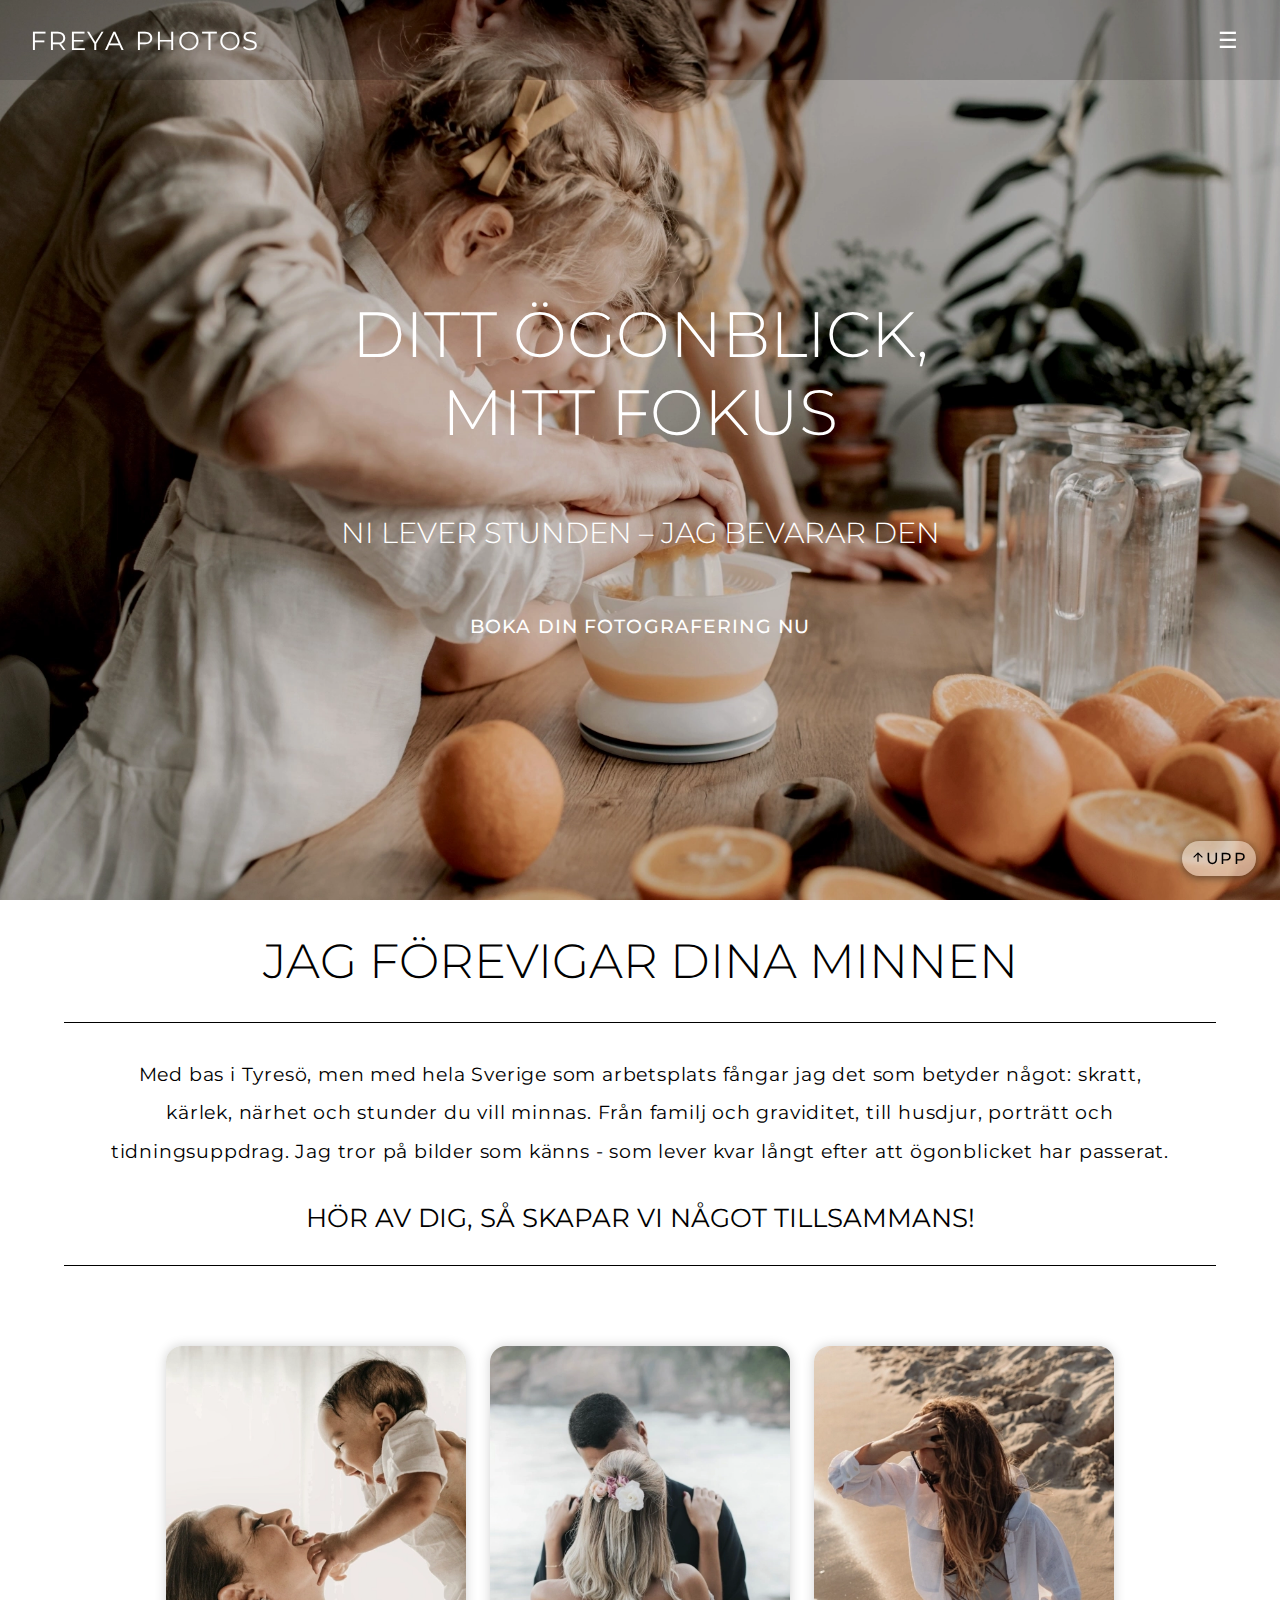
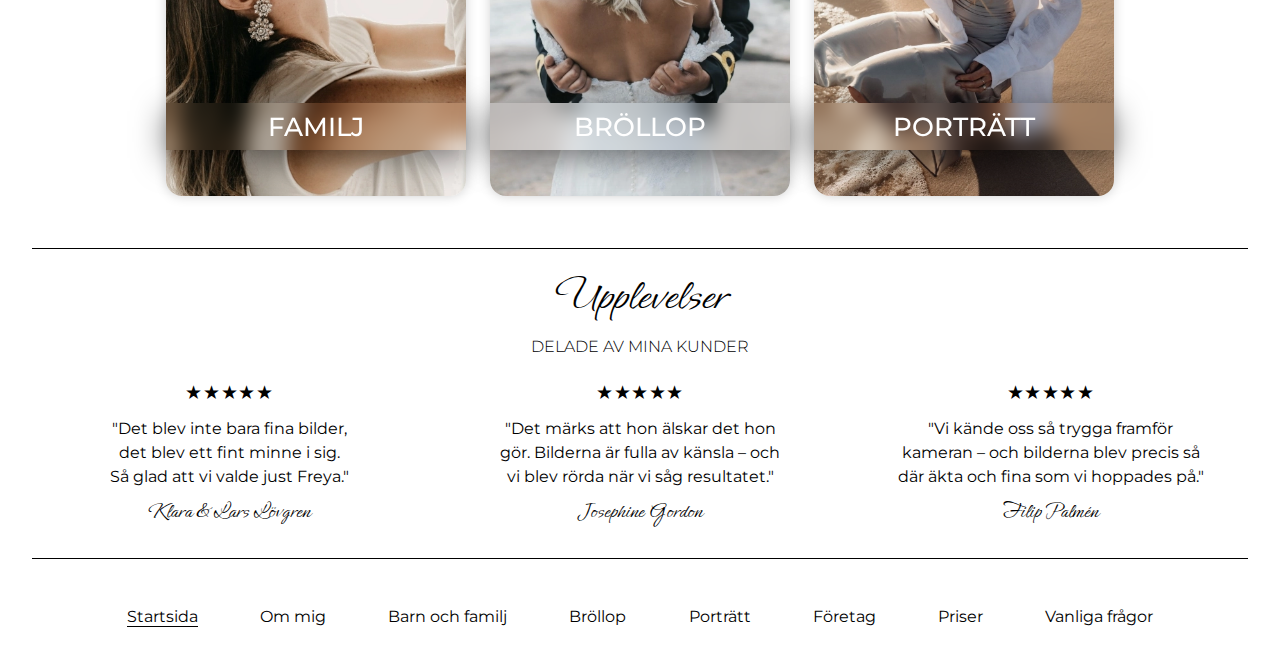
<file: index.html>
<!DOCTYPE html>
<html lang="sv">
  <head>
    <meta charset="UTF-8">
    <meta name="viewport" content="width=device-width, initial-scale=1.0">
    <!--TITEL-->
    <title>Freya Photos - Ditt ögonblick, mitt fokus - Fotograf i Stockholm</title>
    <!--SEO BESKRIVNING-->
    <meta name="description" content="Jag utgår från Stockholm och älskar att berätta historier genom bilder och skapar minnesvära och känslosamma bilder. Låt mig skapa minnen som varar för alltid. Välkommen att utforska och boka en fotografering idag.">
   <!--CSS-->
    <link href="style.css" type="text/css" rel="stylesheet">
    <!--FONTS OCH SYMBOLER-->
    <link rel="preconnect" href="https://fonts.googleapis.com">
    <link rel="preconnect" href="https://fonts.gstatic.com" crossorigin>
    <link href="https://fonts.googleapis.com/css2?family=Ephesis&family=Montserrat:ital,wght@0,100..900;1,100..900&display=swap" rel="stylesheet">
    <link href="https://fonts.googleapis.com/css2?family=Material+Symbols+Outlined" rel="stylesheet">
  </head>
  
<body class="index">

  <!--HOPPA TILL INNEHÅLL KNAPP/LÄNK-->
  <a href="#main-content" class="skip-link">Hoppa till innehåll</a>

<!-- HEADER START-->
<header>
  <!--LOGGA-->
  <div class="logo-text">
    <!--LÄNK TILL STARTSIDA-->
    <a href="index.html" aria-label="Freya Photos startsida">Freya Photos</a>
  </div>
<!-- HAMBURGERMENY-->
<input type="checkbox" id="menu-toggle" class="menu-checkbox">

<!-- ÖPPNA / STÄNG KNAPPAR -->   
  <label for="menu-toggle" class="menu-toggle" aria-label="Öppna meny" tabindex="0">
    <span class="menu-open" aria-hidden="true">☰</span>
    <span class="menu-close" aria-hidden="true">✖</span>
  </label>

<!-- NAVBAR START -->
<nav class="navbar" aria-label="Huvudmeny">
<a href="index.html" class="active">Startsida</a>
<a href="om-mig.html">Om mig</a>

<!-- SUBNAV 1 -->
<div class="subnav">
<button class="subnavbtn" aria-haspopup="true" aria-expanded="false" aria-controls="submenu-foto" tabindex="0">
  Fotograferingar
  <span class="material-symbols-outlined dropdown" aria-hidden="true">arrow_drop_down</span>
</button>
<div class="subnav-content" id="submenu-foto">
  <ul>
    <li><a href="barn-och-familj.html">Barn och familj</a></li>
    <li><a href="brollop.html">Bröllop</a></li>
    <li><a href="portratt.html">Porträtt</a></li>
    <li><a href="foretag.html">Företag</a></li>
  </ul>
</div>
</div>

<!-- SUBNAV 2 -->
  <div class="subnav">
    <button class="subnavbtn" aria-haspopup="true" aria-expanded="false" aria-controls="submenu-info" tabindex="0">
      Info
      <span class="material-symbols-outlined dropdown" aria-hidden="true">arrow_drop_down</span>
    </button>
    <div class="subnav-content" id="submenu-info">
      <ul>
        <li><a href="priser.html">Priser</a></li>
        <li><a href="vanliga-fragor.html">Vanliga frågor</a></li>
      </ul>
    </div>
  </div>
<!-- NAVBAR -->
  <a href="kontakt-boka.html">Kontakt | Boka</a>
</nav>
<!-- NAV SLUT -->

 <!--BACKGROUND OVERLAY -->
<div class="background-overlay background-overlay-index" aria-hidden="true"></div>

</header>
<!-- HEADER SLLUT -->

<!-- TOP ANKARE -->
<div id="top"></div>

<!-- HERO -->
<div class="index-hero">
  <!--RUBRIK/SLOGAN-->
  <h1 tabindex="0">Ditt ögonblick,
    <!--RADBRYTNING-->
    <br/> mitt fokus</h1>
  <!--UNDERRUBRIK-->
  <h2>Ni lever stunden – jag bevarar den</h2>
  
  <nav class="bokningsknapp" aria-label="Boka fotografering">
    <a href="kontakt-boka.html">Boka din fotografering nu</a>
  </nav>
</div>
<!-- HERO SLUT -->

 <!-- MAIN CONTENT START -->
<main id="main-content">
  <div class="index-tjanster">

  <!-- PRESENTATION -->
  <div class="index-presentation">
    <!--RUBRIK-->
    <h1>Jag förevigar dina minnen</h1>
    <!--SKILJELINJE-->
     <hr>
     <!--TEXT/INFO OM FOTOGRAF-->
    <p>
      Med bas i Tyresö, men med hela Sverige som arbetsplats fångar jag det som betyder något: 
      skratt, kärlek, närhet och stunder du vill minnas.
    Från familj och graviditet, till husdjur, porträtt och tidningsuppdrag.
  Jag tror på bilder som känns - som lever kvar långt efter att ögonblicket har passerat.
    </p>
    <!--CTA KNAPP-->
    <div class="kontakt-boka-knapp">
      <!--LÄNK-->
    <a href="kontakt-boka.html">    
      Hör av dig, så skapar vi något tillsammans!
  </a>
</div>
<hr>
   </div>

  <!-- PRESENTATION AV FOTON -->
    <div class="foto-presentation">
      <!--FOTO 1-->
      <div class="foto-presentation-kort">
        <a href="barn-och-familj.html">
          <img src="media/index-familj.webp" width="667" height="1000" alt="Mamma som lyfter upp barn i luften" class="index-img">
          <!--RUBRIK-->
  <h3>Familj</h3></a>
        </div>
        <!--FOTO 2-->
  <div class="foto-presentation-kort">
    <a href="brollop.html">
      <img src="media/index-brollop.webp" width="667" height="1000" alt="Bröllopspar på en strand" class="index-img">
      <!--RUBRIK-->
  <h3>Bröllop</h3></a>
</div>
<!--FOTO 3-->
    <div class="foto-presentation-kort">
      <a href="portratt.html">
        <img src="media/index-portratt.webp" width="667" height="1000" alt="En kvinna med solglasögon som hukar vid strandkanten" class="index-img">
        <!--RUBRIK-->
  <h3>Porträtt</h3>
</a>
</div>
</div>
<!-- KUNDCITAT -->
<div class="kunder" aria-labelledby="kundberattelser-heading">
  <!--SKILJELINJE-->
  <hr>
  <!--RUBRIK-->
  <h2 id="kundberattelser-heading">Upplevelser</h2>
  <!--UNDERRUBRIK-->
  <h3>Delade av mina kunder</h3>
  <!--CITAT-->
  <div class="kundcitat">
    <!--CITAT 1-->
    <article class="citat1">
      <h4>★★★★★</h4>
      <blockquote>
        <p>"Det blev inte bara fina bilder, det blev ett fint minne i sig. Så glad att vi valde just Freya."</p>
        <div class="kund-id">Klara & Lars Lövgren</div>
      </blockquote>
    </article>
    <!--SKILJELINJE-->
    <hr>
    <!--CITAT 2-->
    <article class="citat2">
      <h4>★★★★★</h4>
      <blockquote>
        <p>"Det märks att hon älskar det hon gör. Bilderna är fulla av känsla – och vi blev rörda när vi såg resultatet."</p>
        <div class="kund-id">Josephine Gordon</div>
      </blockquote>
    </article>
    <hr>
    <!--CITAT 3-->
    <article class="citat3">
      <h4>★★★★★</h4>
      <blockquote>
        <p>"Vi kände oss så trygga framför kameran – och bilderna blev precis så där äkta och fina som vi hoppades på."</p>
        <div class="kund-id">Filip Palmén</div>
      </blockquote>
    </article>
  </div>
  <!--SKILJELINJE-->
  <hr>
</div>
</div>
</main>

<!--FOOTER MED LÄNKAR-->
<div class="footer-lankar">
  <a href="index.html" id="footer-lank-startsida" class="footer-active">Startsida</a>

  <a href="om-mig.html" id="footer-lank-om-mig">Om mig</a>
  
  <a href="barn-och-familj.html" id="footer-lank-barn-och-familj">Barn och familj</a>

  <a href="brollop.html" id="footer-lank-brollop">Bröllop</a>

  <a href="portratt.html" id="footer-lank-portratt">Porträtt</a>

  <a href="foretag.html" id="footer-lank-foretag">Företag</a>

  <a href="priser.html" id="footer-lank-priser">Priser</a>

  <a href="vanliga-fragor.html" id="footer-lank-vanliga-fragor">Vanliga frågor</a>

</div>
  <!-- TILL TOPPEN KNAPP -->
  <a href="#top" class="back-to-top" tabindex="0">
    <span class="material-symbols-outlined">
      arrow_upward
      </span>
      Upp
  </a>
</body>
</html>
</file>
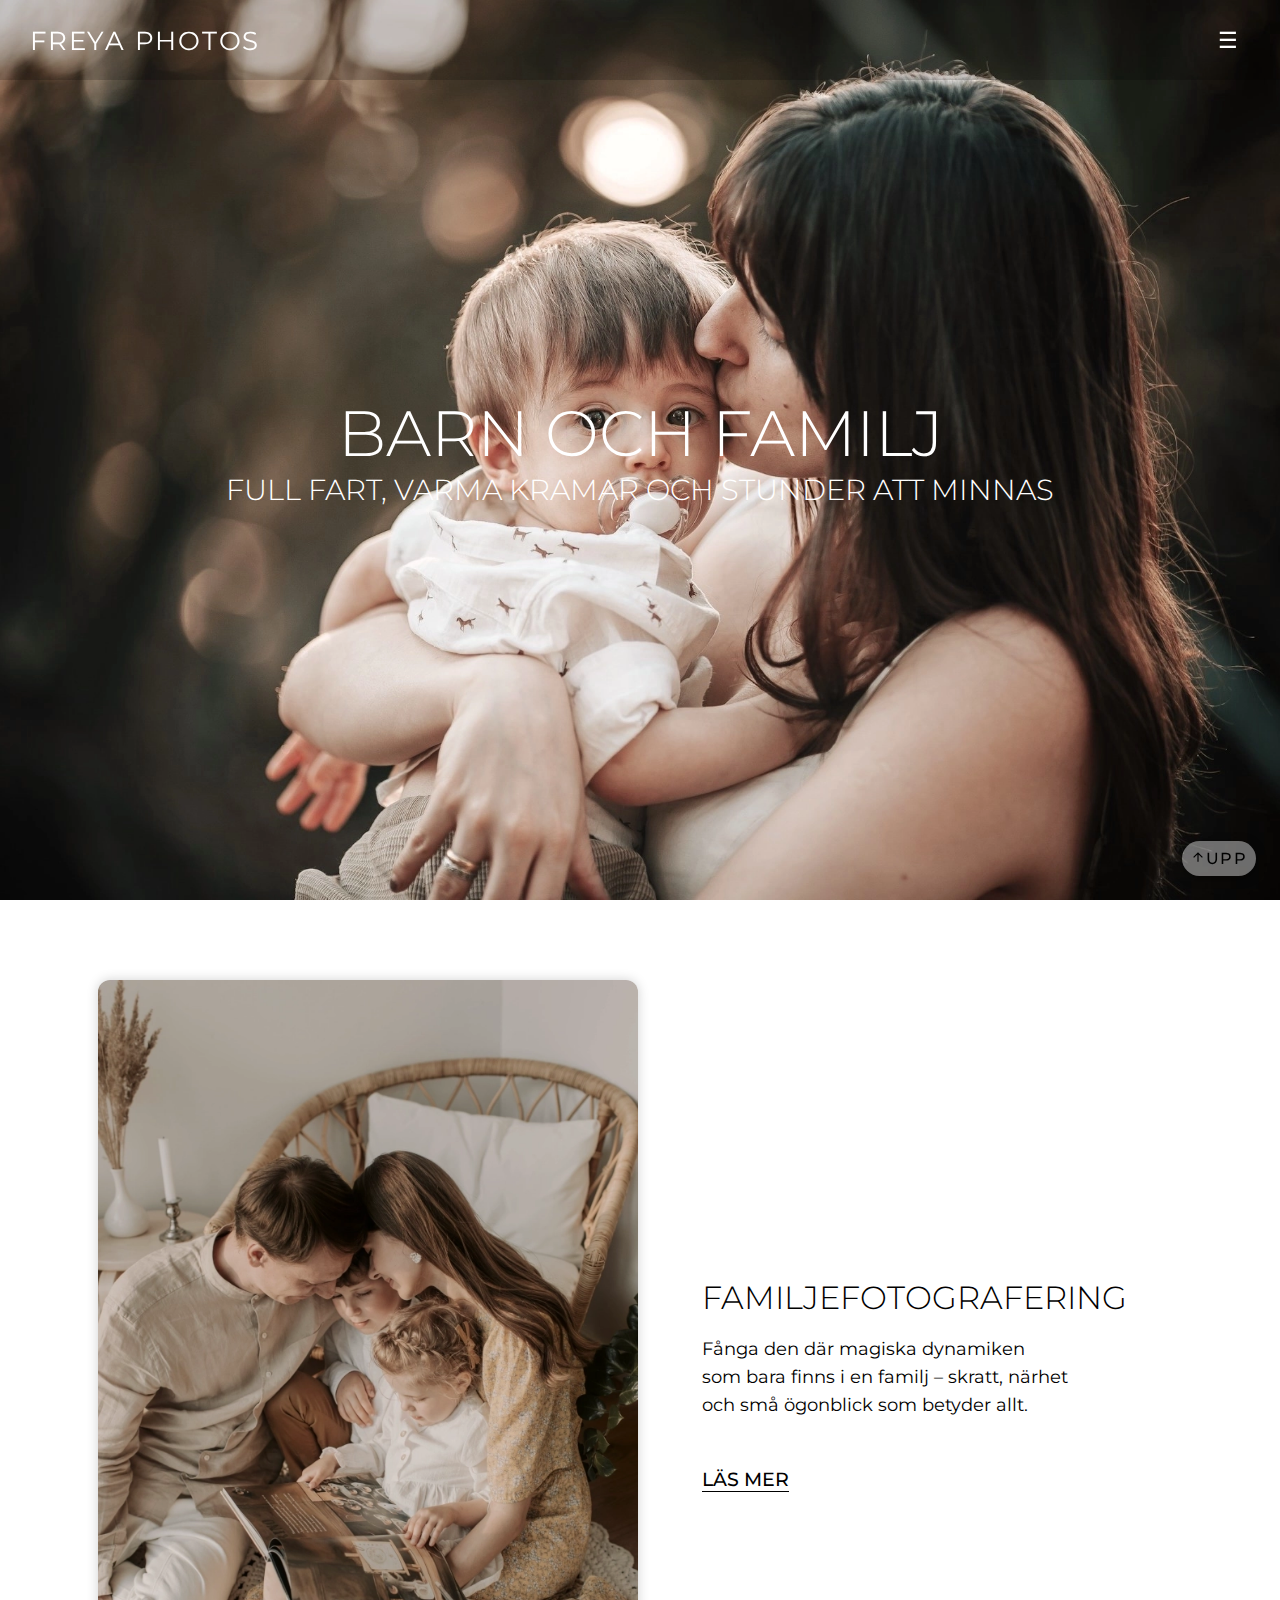
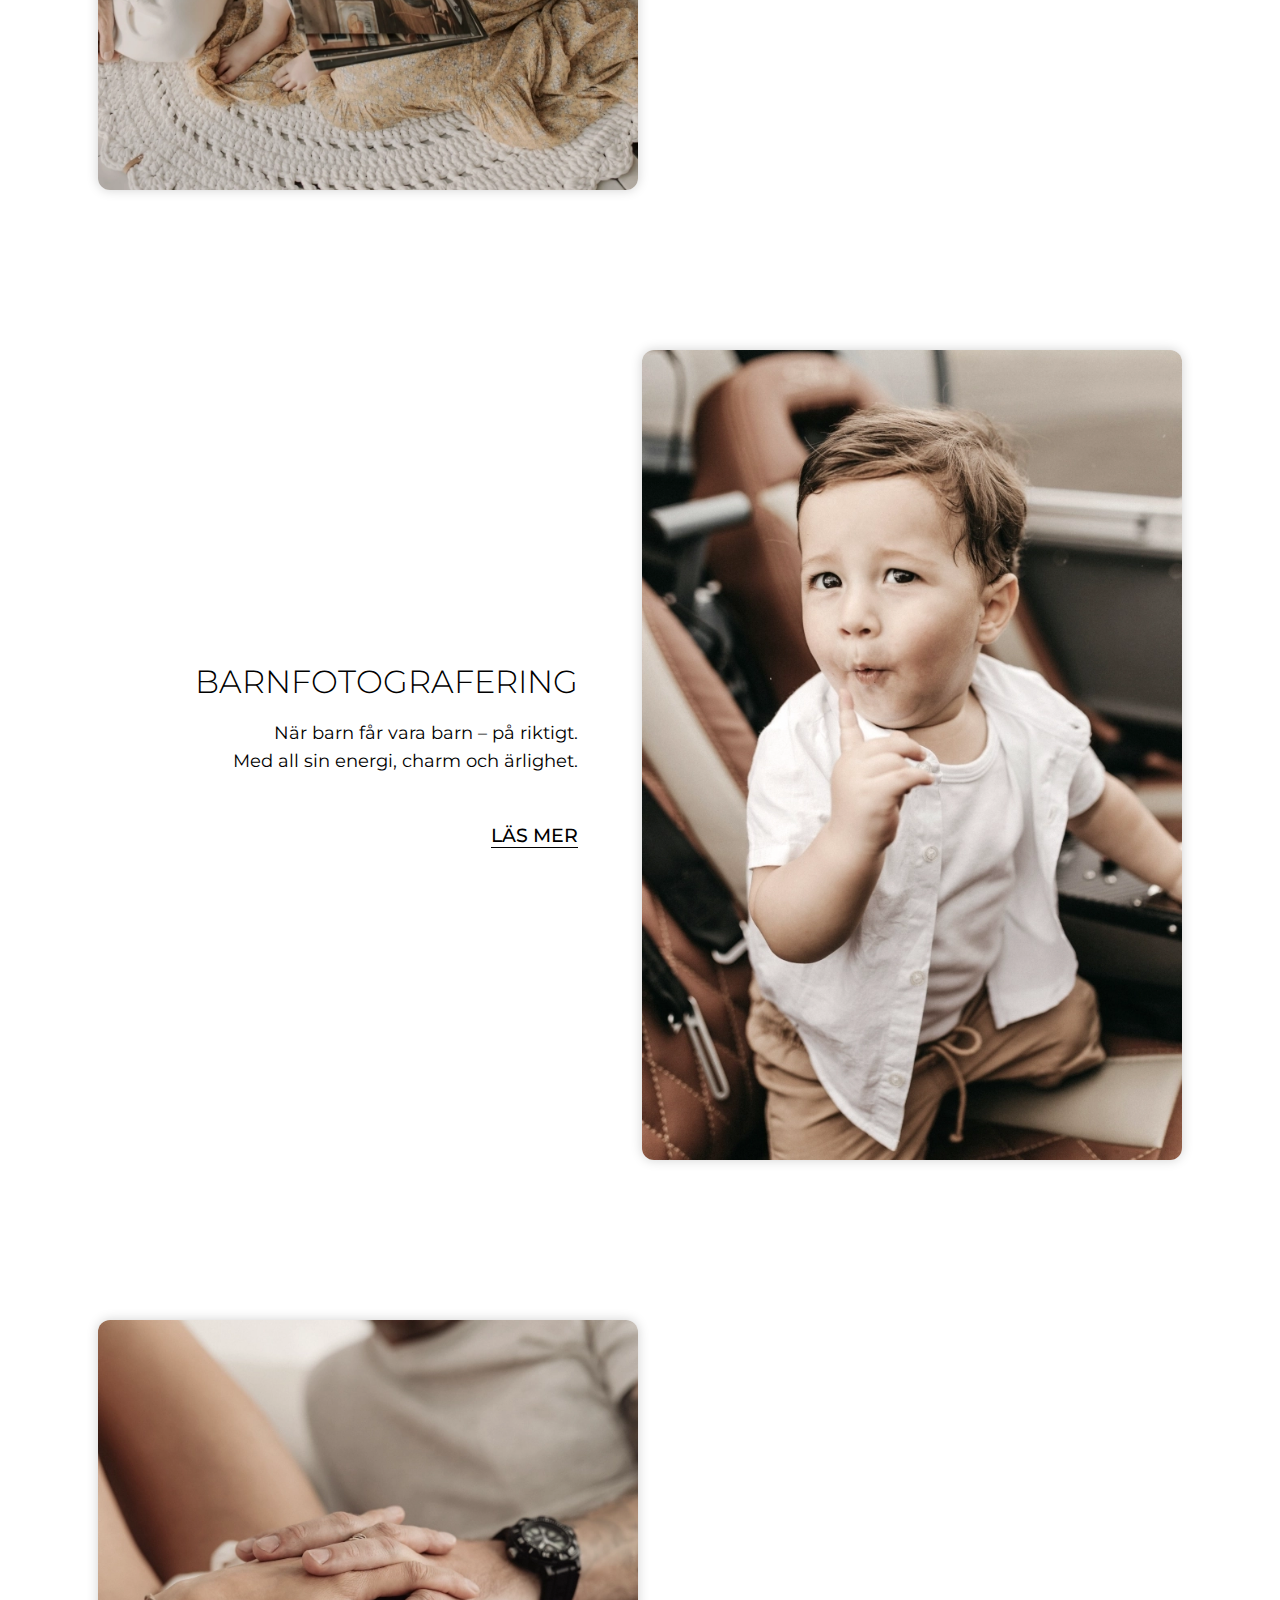
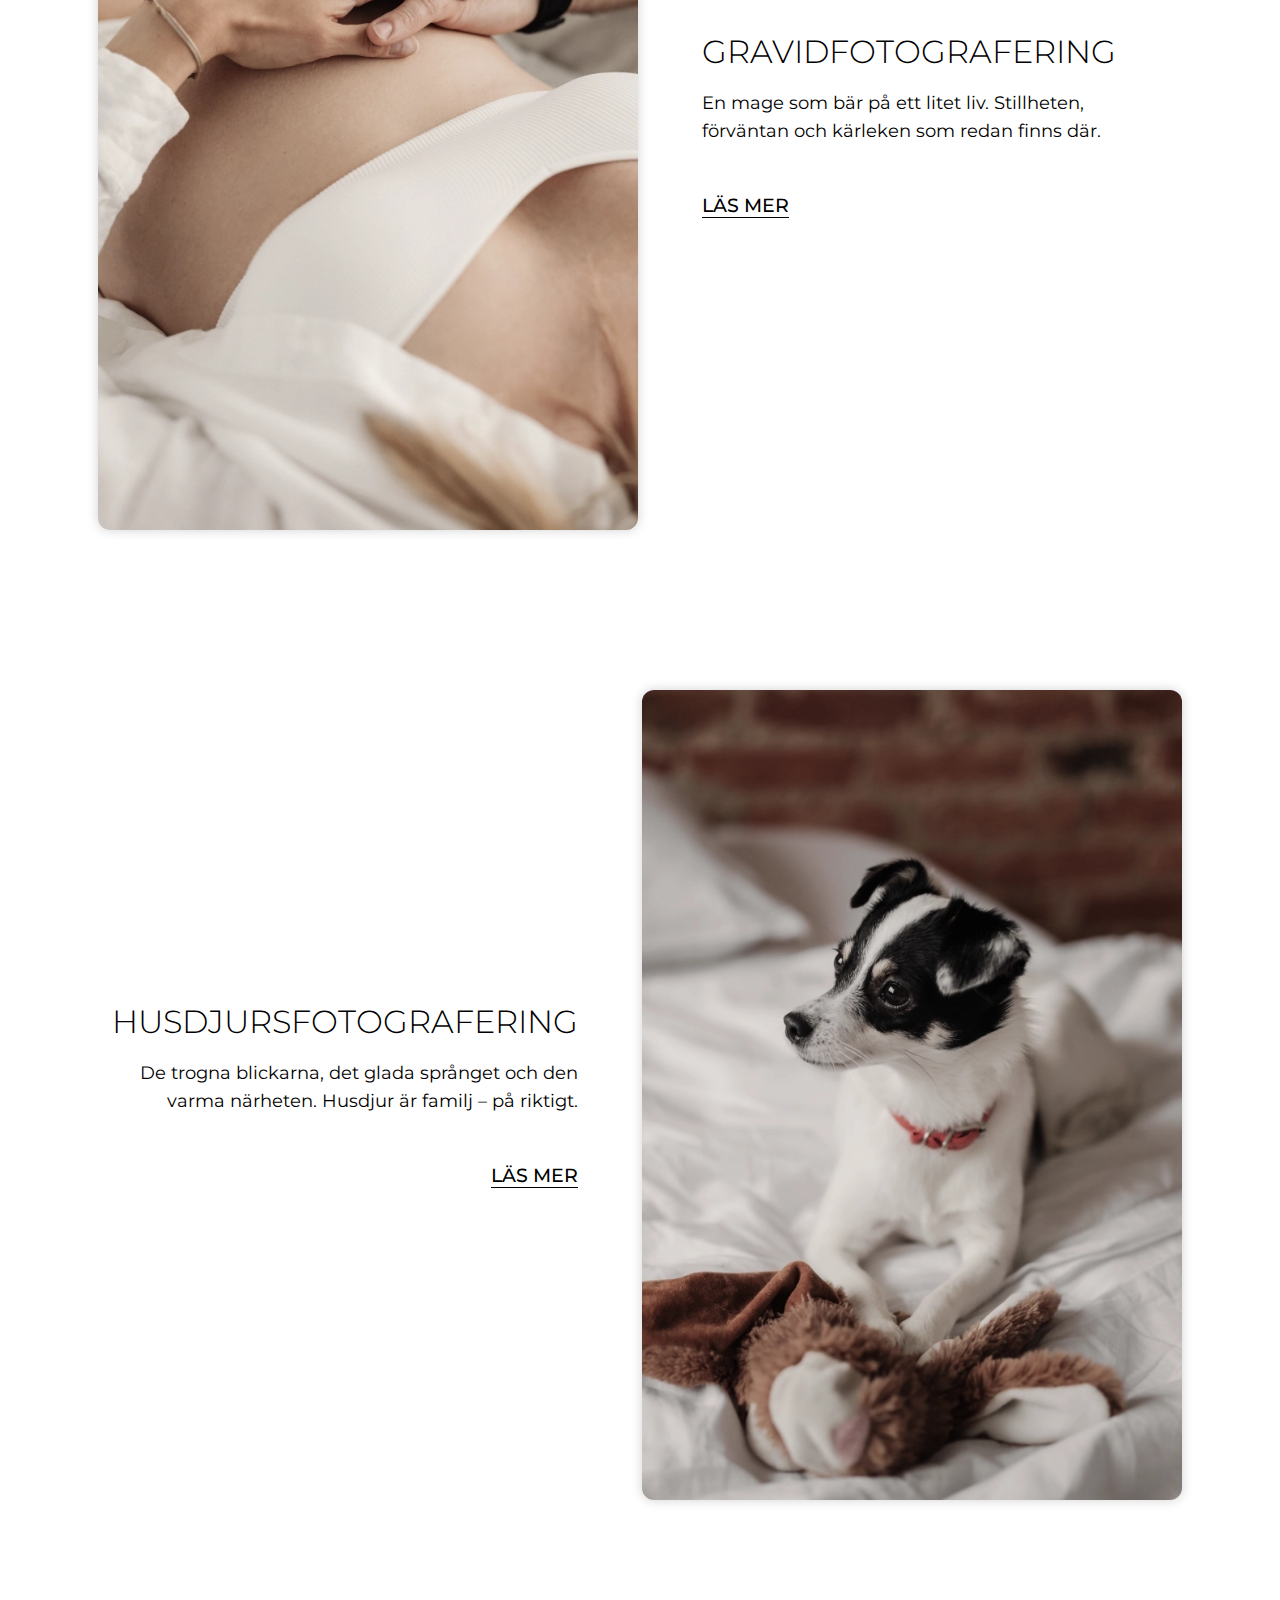
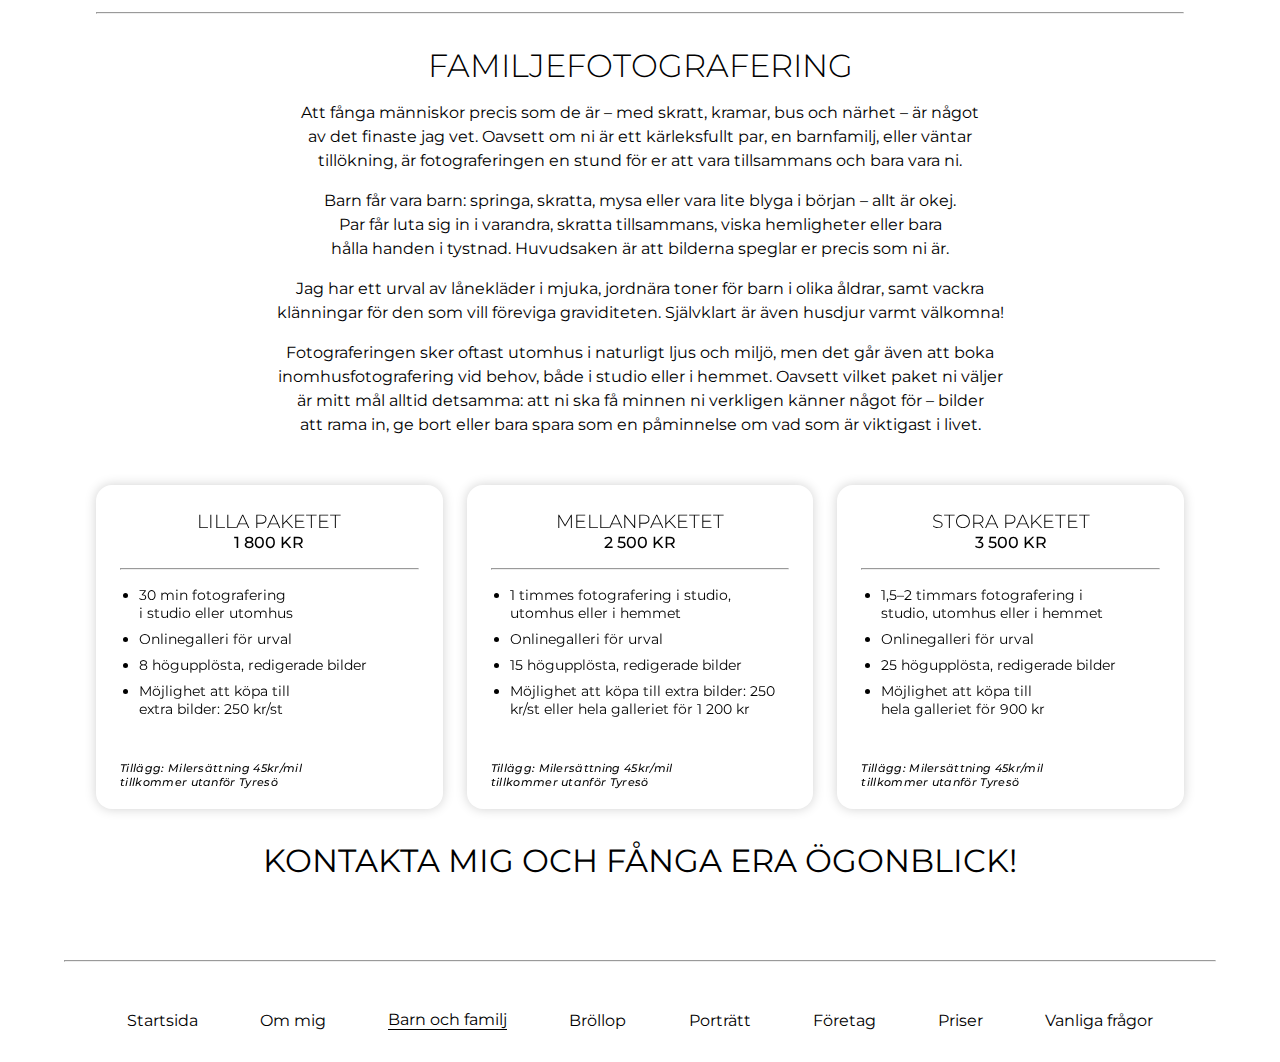
<file: barn-och-familj.html>
<!DOCTYPE html>
  <html lang="sv">
    <head>
      <meta charset="UTF-8">
      <meta name="viewport" content="width=device-width, initial-scale=1.0">
      <!--SEO BESKRIVNING-->
      <meta name="description" content="Fånga de dyrbara stunderna med mina barn- och familjefotograferingstjänster. Att föreviga familjens mest älskade ögonblick är min passion. Jag dokumenterar allt från barndomens glädje till de familjära ögonblicken med era husdjur, och hjälper er att skapa bilder som berättar er unika historia.">
 <!--TITEL-->
 <title>Barn- och familj - Freya Photos - Fotograf i Stockholm</title>
 <!--CSS-->
      <link href="style.css" type="text/css" rel="stylesheet">
      <!--FONTS OCH SYMBOLER-->
      <link rel="preconnect" href="https://fonts.googleapis.com">
      <link rel="preconnect" href="https://fonts.gstatic.com" crossorigin>
      <link href="https://fonts.googleapis.com/css2?family=Ephesis&family=Montserrat:ital,wght@0,100..900;1,100..900&display=swap" rel="stylesheet">
      <link href="https://fonts.googleapis.com/css2?family=Material+Symbols+Outlined" rel="stylesheet">
    </head>

<body>

<!--HOPPA TILL INNEHÅLL KNAPP/LÄNK-->
  <a href="#main-content" class="skip-link">Hoppa till innehåll</a>

<!-- HEADER START-->
  <header>
    <!--LOGGA-->
    <div class="logo-text">
      <!--LÄNK TILL STARTSIDA-->
      <a href="index.html" aria-label="Freya Photos startsida">Freya Photos</a>
    </div>

<!-- HAMBURGERMENY-->
  <input type="checkbox" id="menu-toggle" class="menu-checkbox">

<!-- ÖPPNA / STÄNG KNAPPAR FÖR TOGGLE MENYN -->   
  <label for="menu-toggle" class="menu-toggle" aria-label="Öppna meny" tabindex="0">
    <span class="menu-open" aria-hidden="true">☰</span>
      <span class="menu-close" aria-hidden="true">✖</span>
  </label>

<!-- NAVBAR START -->
  <nav class="navbar" aria-label="Huvudmeny">
    <a href="index.html">Startsida</a>
      <a href="om-mig.html">Om mig</a>

<!-- SUBNAV 1 -->
    <div class="subnav">
      <button class="subnavbtn" aria-haspopup="true" aria-expanded="false" aria-controls="submenu-foto" tabindex="0">
        Fotograferingar
        <span class="material-symbols-outlined dropdown" aria-hidden="true">arrow_drop_down</span>
      </button>
      <div class="subnav-content" id="submenu-foto">
        <ul>
          <li><a href="barn-och-familj.html" class="active">Barn och familj</a></li>
          <li><a href="brollop.html">Bröllop</a></li>
          <li><a href="portratt.html">Porträtt</a></li>
          <li><a href="foretag.html">Företag</a></li>
        </ul>
      </div>
    </div>

  <!-- SUBNAV 2 -->
    <div class="subnav">
      <button class="subnavbtn" aria-haspopup="true" aria-expanded="false" aria-controls="submenu-info" tabindex="0">
        Info
        <span class="material-symbols-outlined dropdown" aria-hidden="true">arrow_drop_down</span>
      </button>
      <div class="subnav-content" id="submenu-info">
        <ul>
          <li><a href="priser.html">Priser</a></li>
          <li><a href="vanliga-fragor.html">Vanliga frågor</a></li>
        </ul>
      </div>
    </div>
    <!-- NAVBAR-->
    <a href="kontakt-boka.html">Kontakt | Boka</a>
  </nav>
<!-- NAV SLUT -->

<!--BACKGROUND OVERLAY -->
  <div class="background-overlay background-overlay-familj" aria-hidden="true"></div>

</header>
<!-- HEADER SLLUT -->

<!-- INNEHÅLL START -->
  <!-- TOP ANKARE -->
  <div id="top"></div>
  <!--HERO-->
  <div class="barn-och-familj-hero">
    <!--RUBRIK-->
    <h1>Barn och familj</h1>
    <!--UNDERRUBRIK-->
    <h2>Full fart, varma kramar och stunder att minnas</h2>
  </div>
  
  <!--HUVUDINNEHÅLL-->
  <main id="main-content">
    <!--FAMILJEFOTOGRAFERING-->
    <section class="familj-section">
        <div class="content-wrapper">
          <!--VÄNSTER KOLUMN-->
          <div class="content left">  
            <!--BILD-->
            <img src="media/val-familj.webp" alt="En familj som sitter tätt intill varandra på golvet med en bok">
          </div>
          <!--HÖGER KOLUMN-->
            <div class="content right">
              <!--RUBRIK-->
              <h3>Familjefotografering</h3>
              <!--TEXT-->
              <p>Fånga den där magiska dynamiken som bara finns i en familj – skratt, närhet och små ögonblick som betyder allt.</p>
              <div class="las-mer">
                <!--LÄNK-->
                <a href="#info-och-priser">Läs mer</a>
              </div>
            </div>
        </div>
    </section>
  <!--BARNFOTOGRAFERING-->
  <section class="barn-section">
    <div class="content-wrapper">
      <!--HÖGER KOLUMN-->
      <div class="content right">
        <!--BILD-->
        <img src="media/val-barn.webp" alt="En brunhårig pojke på 2-3 år som gör ett lustigt ansiktsuttryck">
      </div>
      <!--VÄNSTER KOLUMN-->
        <div class="content left">
          <!--RUBRIK-->
          <h3 tabindex="0">Barnfotografering</h3>
          <!--TEXT-->
          <p>När barn får vara barn – på riktigt. Med all sin energi, charm och ärlighet.</p>
            <div class="las-mer">
              <!--LÄNK-->
              <a href="#info-och-priser">Läs mer</a>
            </div>    
        </div>
    </div>
  </section>
  <!--GRAVIDFOTOGRAFERING-->
  <section class="gravid-section">
    <div class="content-wrapper">
      <!--VÄNSTER KOLUMN-->
    <div class="content left">
      <!--BILD-->
      <img src="media/val-graviditet.webp" alt="En gravidmage med föräldrarnas händer på">
    </div>
    <!--HÖGER KOLUMN-->
    <div class="content right">
      <!--RUBRIK-->
      <h3 tabindex="0">Gravidfotografering</h3>
      <!--TEXT-->
      <p>En mage som bär på ett litet liv. Stillheten, förväntan och kärleken som redan finns där.</p>
      <div class="las-mer">
        <!--LÄNK-->
        <a href="#info-och-priser">Läs mer</a>
      </div>
    </div>
    </div>
  </section>
  <!--HUSDJURSFOTOGRAFERING-->
  <section class="husdjur-section">
    <div class="content-wrapper">
      <!--HÖGER KOLUMN-->
      <div class="content right">
        <!--BILD-->
        <img src="media/val-husdjur.webp" alt="En hund som ligger på en säng med sin leksak">
      </div>
      <!--VÄNSTER KOLUMN-->
        <div class="content left">
          <!--RUBRIK-->
          <h3 tabindex="0">Husdjursfotografering</h3>
          <!--TEXT-->
          <p>De trogna blickarna, det glada språnget och den varma närheten. Husdjur är familj – på riktigt.</p>
            <div class="las-mer">
              <!--LÄNK-->
              <a href="#info-och-priser">Läs mer</a>
            </div>
        </div>
      </div>
</section>

<!--FOTOGRAFERING INFORMATION-->
<section class="info-och-priser">
  <hr>
  <div class="info-text" id="info-och-priser">
    <!--RUBRIK-->
    <h2>Familjefotografering</h2>
    <!--TEXT-->
    <p>Att fånga människor precis som de är 
      – med skratt, kramar, bus och närhet – är något av det finaste jag vet. 
      Oavsett om ni är ett kärleksfullt par, en barnfamilj, eller väntar tillökning, 
      är fotograferingen en stund för er att vara tillsammans och bara vara ni.</p>

      <p>Barn får vara barn: springa, skratta, mysa eller vara lite blyga i början – allt är okej. 
        Par får luta sig in i varandra, skratta tillsammans, 
        viska hemligheter eller bara hålla handen i tystnad. 
        Huvudsaken är att bilderna speglar er precis som ni är.</p>
      
      <p>Jag har ett urval av lånekläder i mjuka, jordnära toner för barn i olika åldrar, 
        samt vackra klänningar för den som vill föreviga graviditeten. 
        Självklart är även husdjur varmt välkomna!</p>
      
      <p>Fotograferingen sker oftast utomhus i naturligt ljus och miljö, 
        men det går även att boka inomhusfotografering vid behov, både i studio eller i hemmet.
      Oavsett vilket paket ni väljer är mitt mål alltid detsamma: att ni ska få minnen ni verkligen känner något för – bilder att rama in, ge bort eller bara spara som en påminnelse om vad som är viktigast i livet.</p>
  </div>
<!--PRIS OCH INFORMATION PAKET-->
  <div class="paket-rad">
    <!--PAKET 1-->
    <div class="paket">
      <!--RUBRIK-->
      <h2 tabindex="0">Lilla paketet</h2>
      <!--UNDERRUBRIK-->
      <h3 tabindex="0">1 800 kr</h3>
      <!--SKILJELINJE-->
            <hr>
            <!--LISTA MED PUNKTER-->
            <ul> 
              <li>30 min fotografering i studio eller utomhus</li>
              <li>Onlinegalleri för urval</li>
              <li>8 högupplösta, redigerade bilder</li>
              <li>Möjlighet att köpa till extra bilder: 250 kr/st</li>
            </ul>
            <!--TILLÄGG-->
            <p>Tillägg: Milersättning 45kr/mil tillkommer utanför Tyresö</p>
    </div>
    <!--PAKET 2-->
    <div class="paket">
      <!--RUBRIK-->
      <h2 tabindex="0">Mellanpaketet</h2>
      <!--UNDERRUBRIK-->
      <h3>2 500 kr</h3>
      <!--SKILJELINJE-->
      <hr>
      <!--LISTA MED PUNKTER-->
      <ul> 
        <li>1 timmes fotografering i studio, utomhus eller i hemmet</li>
        <li>Onlinegalleri för urval</li>
        <li>15 högupplösta, redigerade bilder</li>
        <li>Möjlighet att köpa till extra bilder: 250 kr/st eller hela galleriet för 1 200 kr</li>
      </ul>
      <!--TILLÄGG-->
      <p>Tillägg: Milersättning 45kr/mil tillkommer utanför Tyresö</p>
    </div>
<!--PAKET 3-->
    <div class="paket">
      <!--RUBRIK-->
      <h2 tabindex="0">Stora paketet</h2>
      <!--UNDERRUBRIK-->
        <h3>3 500 kr</h3>
        <!--SKILJELINJE-->
      <hr>
      <!--LISTA MED PUNKTER-->
        <ul> 
          <li>1,5–2 timmars fotografering i studio, utomhus eller i hemmet</li>
            <li>Onlinegalleri för urval</li>
          <li>25 högupplösta, redigerade bilder</li>
            <li>Möjlighet att köpa till hela galleriet för 900 kr</li>
        </ul>
        <!--TILLÄGG-->
      <p>Tillägg: Milersättning 45kr/mil tillkommer utanför Tyresö</p>
    </div>
</div>
<!--CTA-->
<div class="paket-knapp">
  <a href="kontakt-boka.html">Kontakta mig och fånga era ögonblick!</a>
</div>
</section>
</main>
<!--SLUT PÅ HUVUDINNEHÅLL-->

<!--FOOTER-->
<div class="footer">

<!--SKILJELINJE-->
<hr class="footer-hr">
<!--LÄNKAR I FOOTER-->
<div class="footer-lankar">
  <a href="index.html" id="footer-lank-startsida">Startsida</a>

  <a href="om-mig.html" id="footer-lank-om-mig">Om mig</a>
  <!--AKTIV SIDA-->
  <a href="barn-och-familj.html" id="footer-lank-barn-och-familj" class="footer-active">Barn och familj</a>

  <a href="brollop.html" id="footer-lank-brollop">Bröllop</a>

  <a href="portratt.html" id="footer-lank-portratt">Porträtt</a>

  <a href="foretag.html" id="footer-lank-foretag">Företag</a>

  <a href="priser.html" id="footer-lank-priser">Priser</a>

  <a href="vanliga-fragor.html" id="footer-lank-vanliga-fragor">Vanliga frågor</a>

</div>

  <!-- TILL TOPPEN KNAPP -->
  <a href="#top" class="back-to-top" tabindex="0">
    <span class="material-symbols-outlined">
      arrow_upward
      </span>
      Upp
  </a>
  </div>

</body>
</html>
</file>
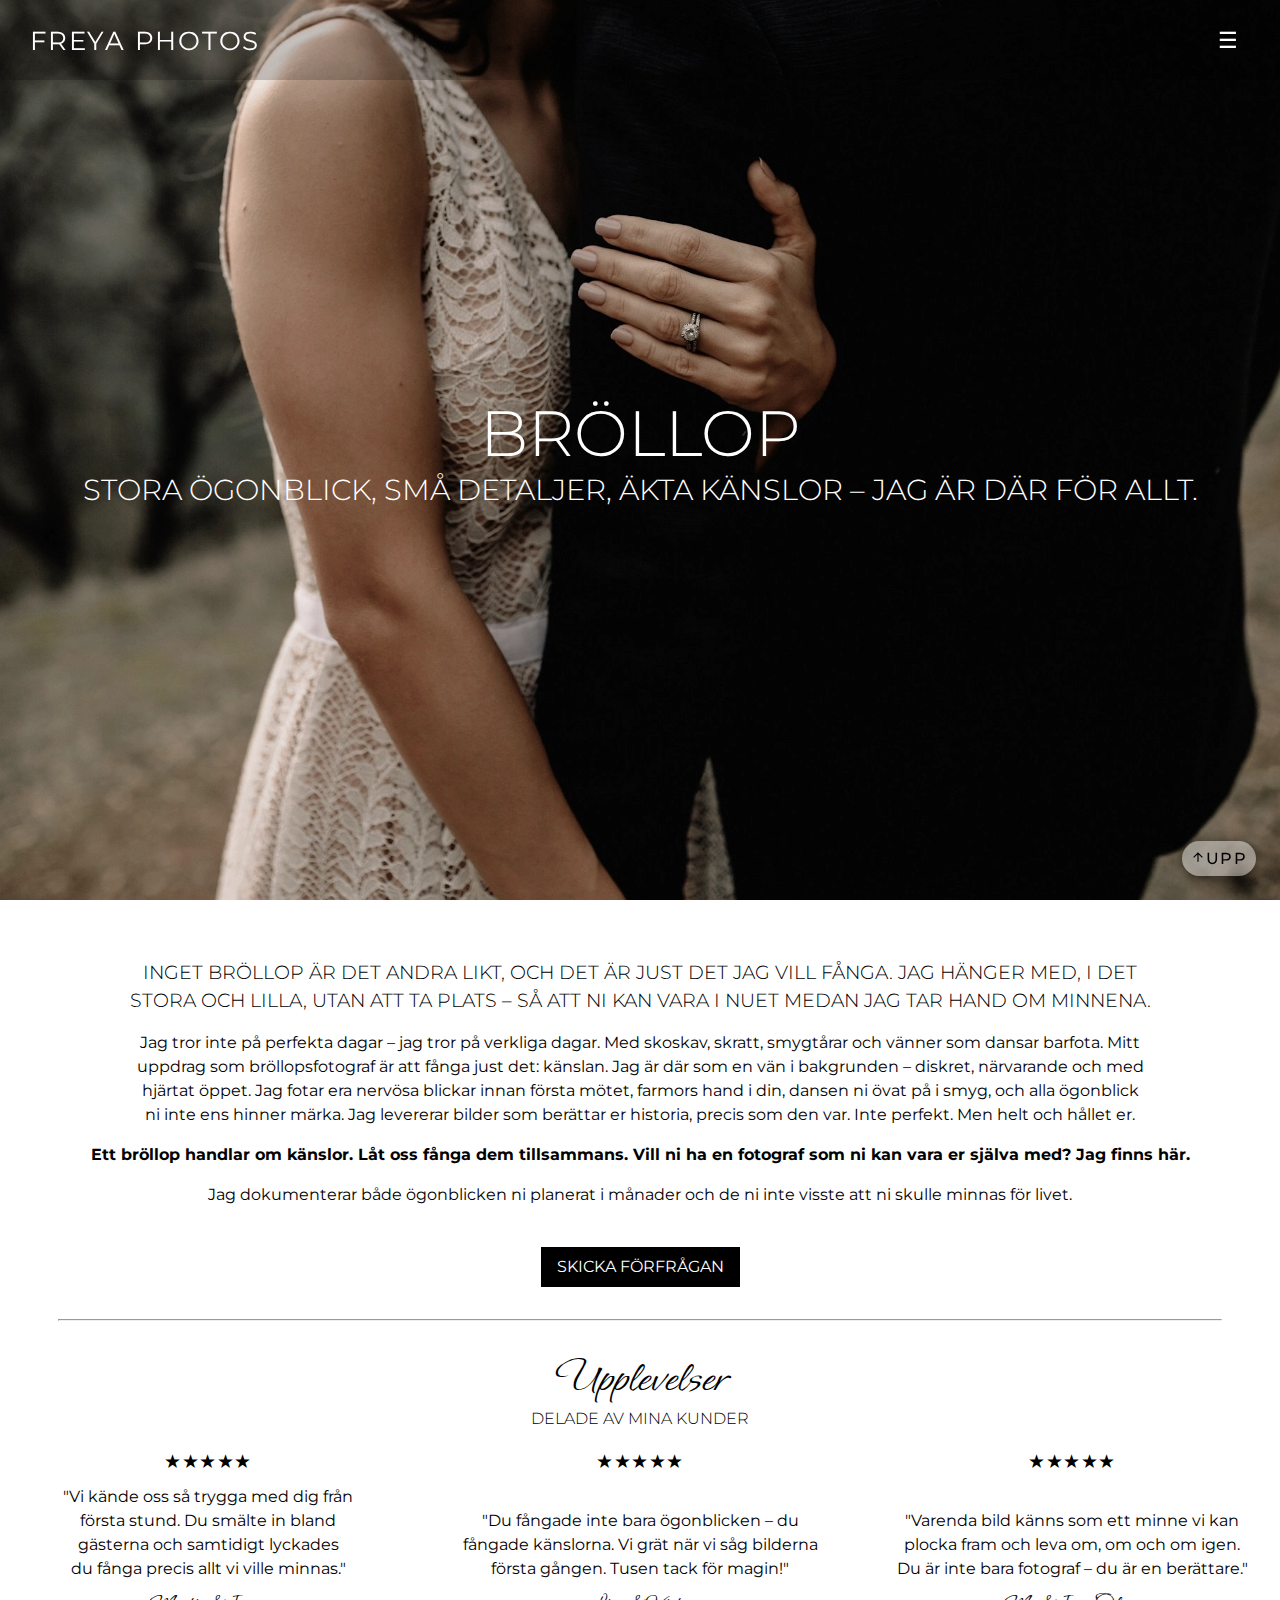
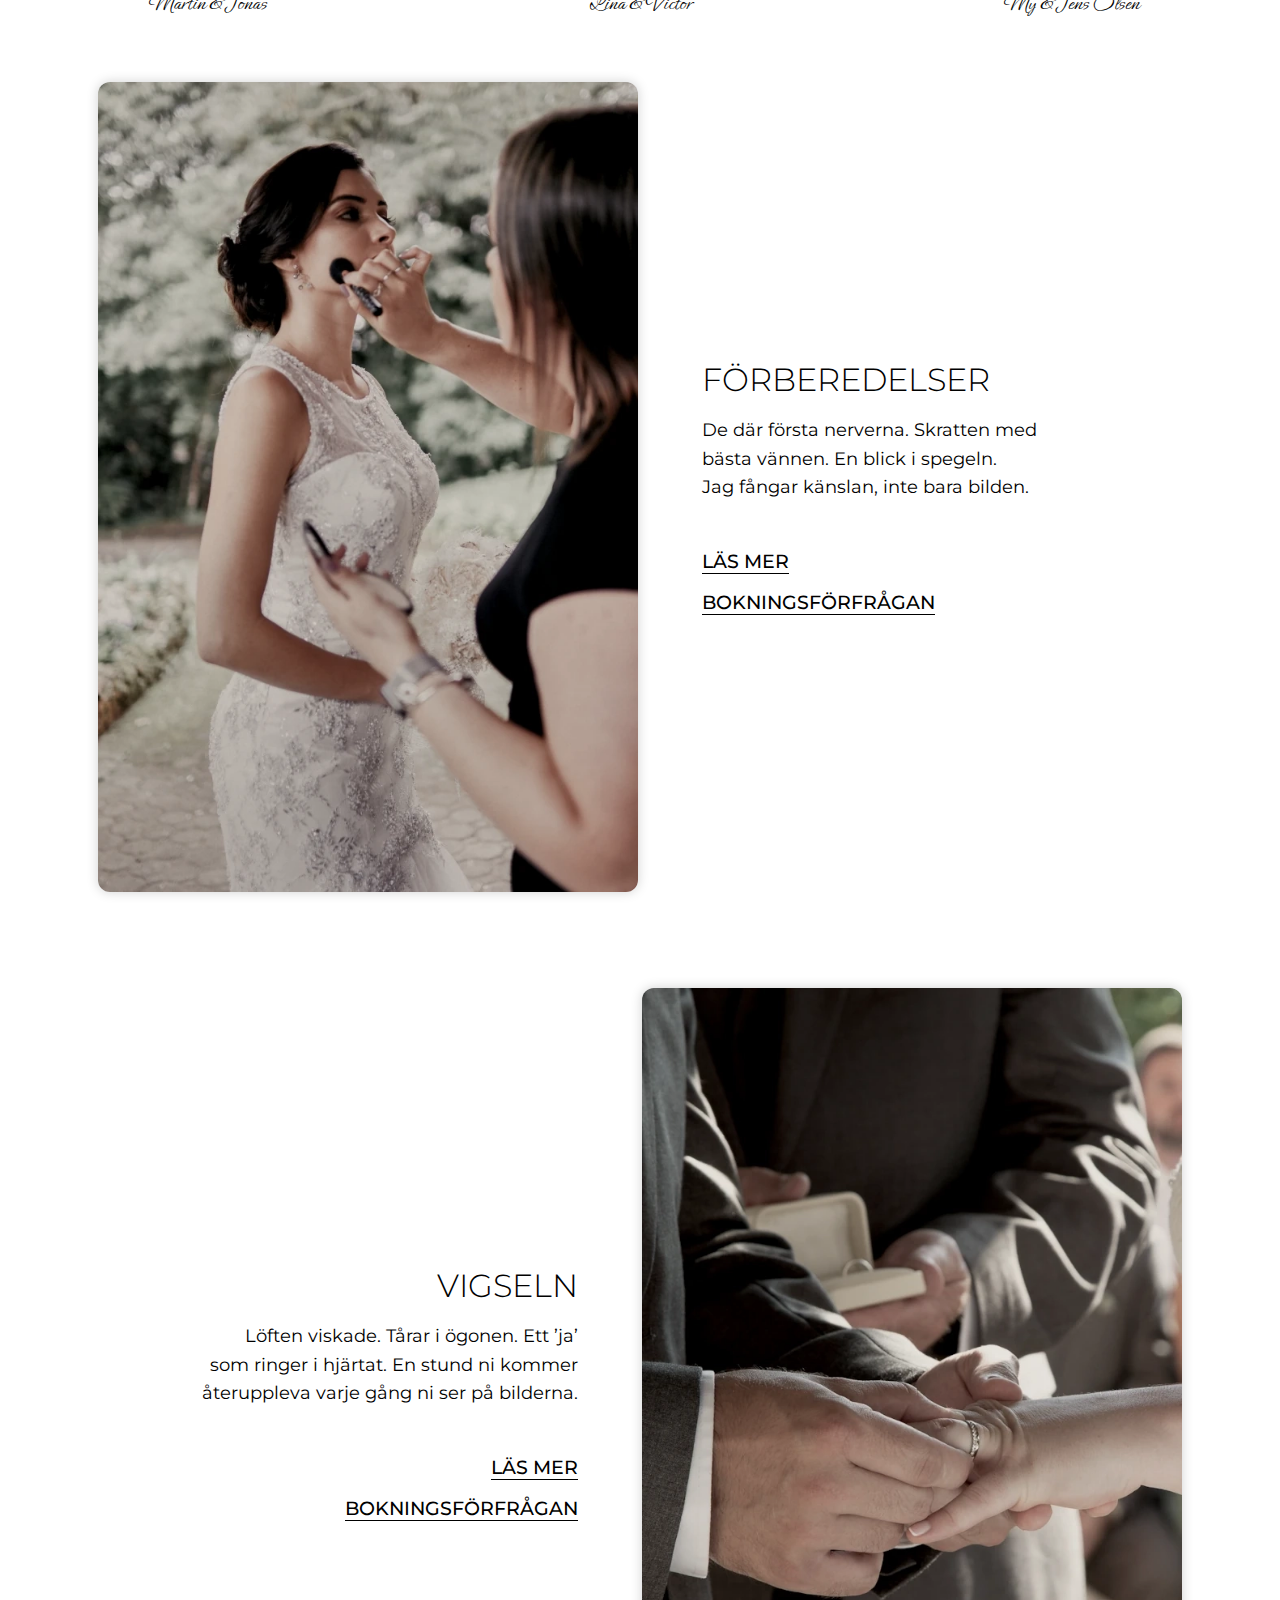
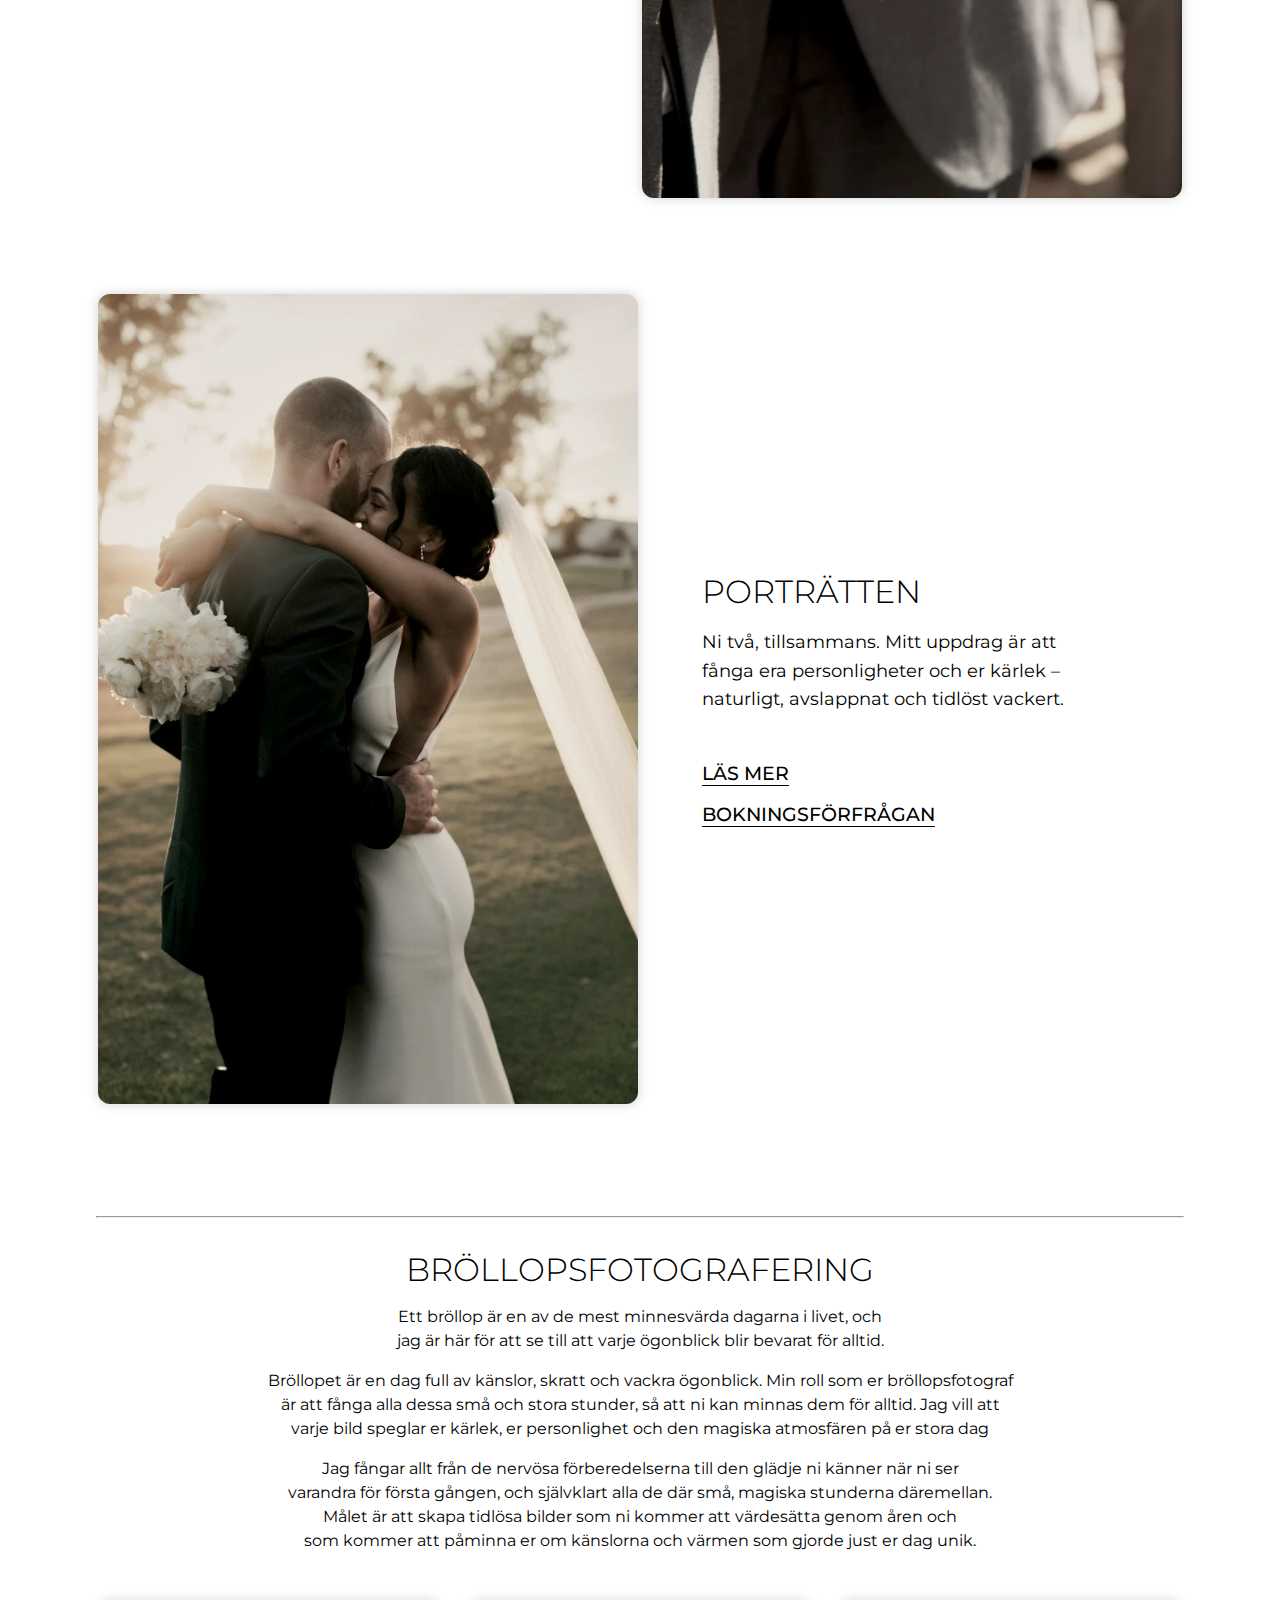
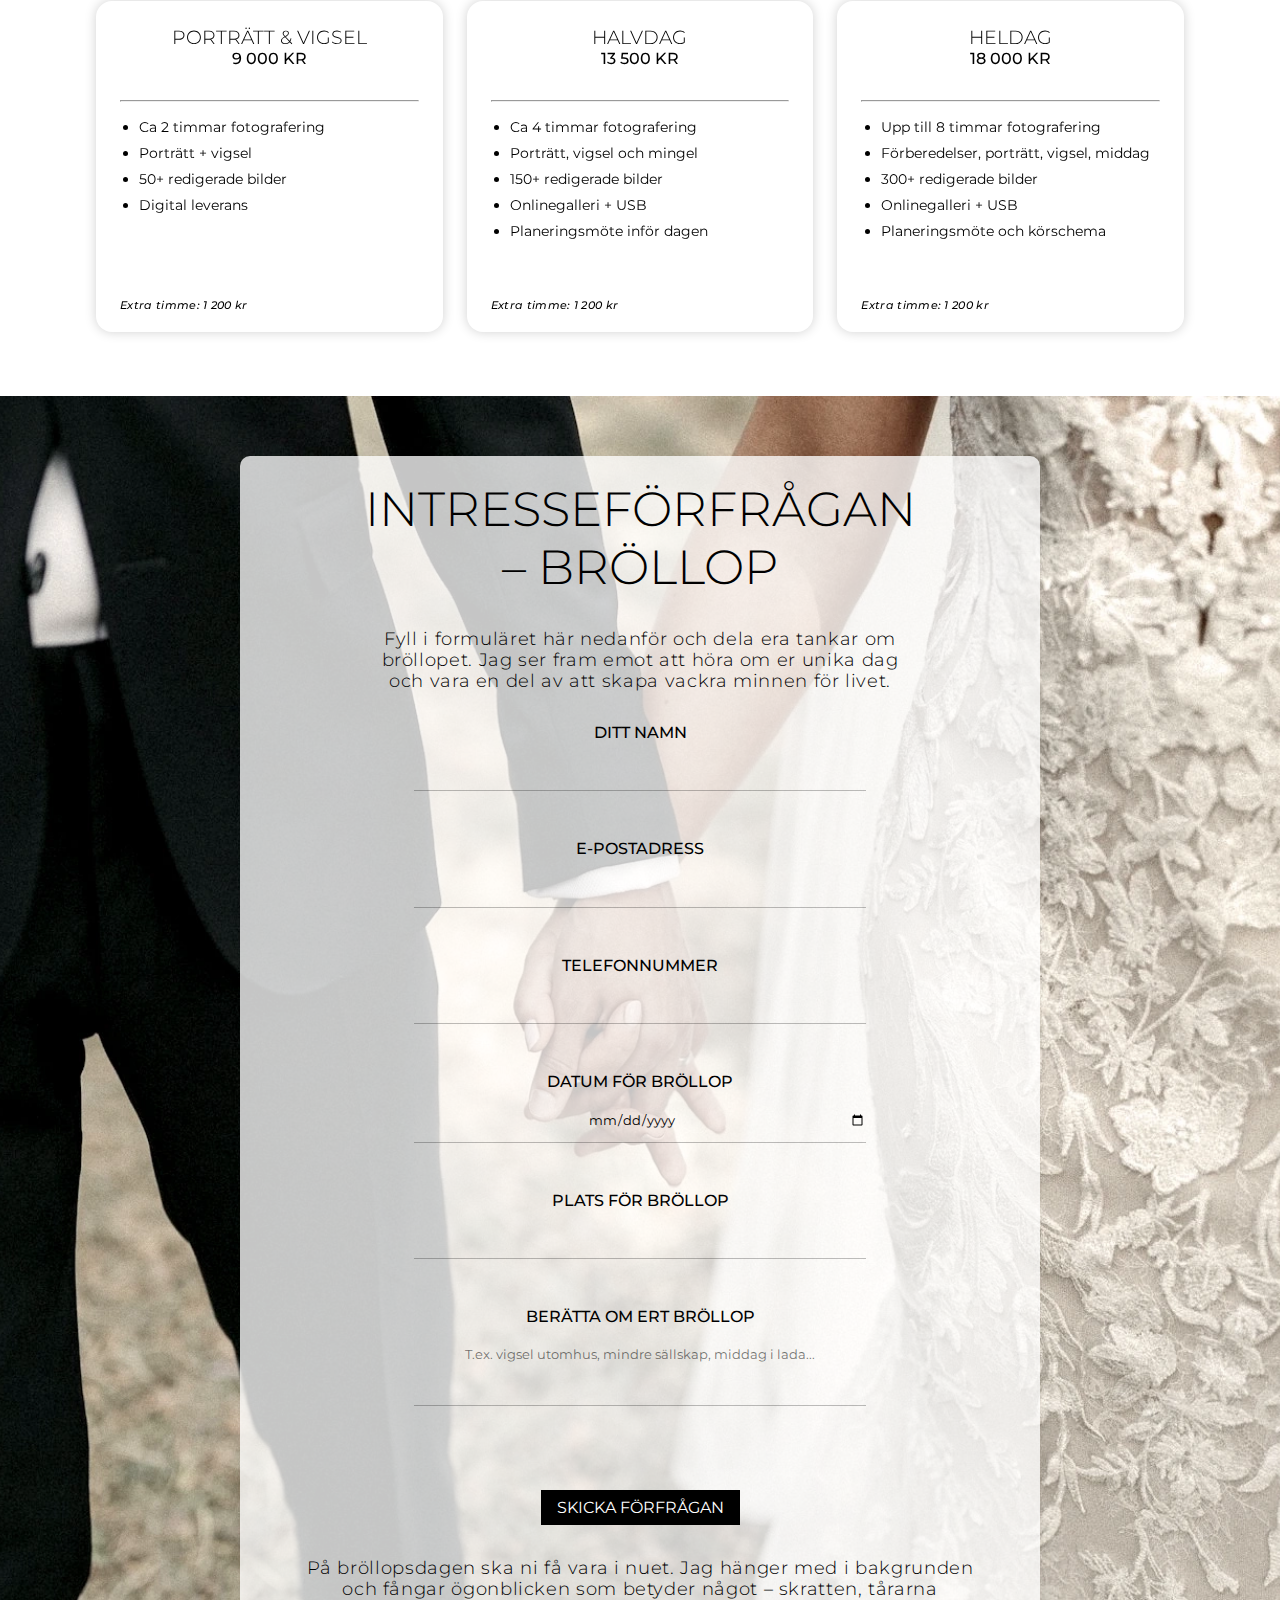
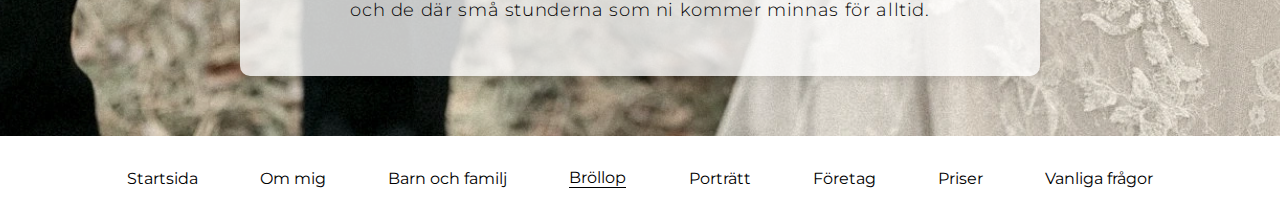
<file: brollop.html>
<!DOCTYPE html>
<html lang="sv">
  <head>
    <meta charset="UTF-8">
    <meta name="viewport" content="width=device-width, initial-scale=1.0">
    <!--TITEL-->
    <title>Bröllop - Freya Photos - Fotograf i Stockholm</title>
    <!--SEO BESKRIVNING-->
    <meta name="description" content="Fånga de mest magiska ögonblicken på din stora dag med något av mina bröllopspaket. Jag dokumenterar ditt bröllop med kärlek och känsla, från första kyssen till sista dansen.">
    <!--CSS-->
    <link href="style.css" type="text/css" rel="stylesheet">
    <!--FONTS OCH SYMBOLER-->
    <link rel="preconnect" href="https://fonts.googleapis.com">
    <link rel="preconnect" href="https://fonts.gstatic.com" crossorigin>
    <link href="https://fonts.googleapis.com/css2?family=Ephesis&family=Montserrat:ital,wght@0,100..900;1,100..900&display=swap" rel="stylesheet">
    <link href="https://fonts.googleapis.com/css2?family=Material+Symbols+Outlined" rel="stylesheet">
  </head>
<body>

  <!--HOPPA TILL INNEHÅLL KNAPP/LÄNK-->
  <a href="#main-content" class="skip-link">Hoppa till innehåll</a>

<!-- HEADER START-->
<header>
  <!--LOGGA-->
  <div class="logo-text">
    <!--LÄNK TILL STARTSIDAN-->
    <a href="index.html" aria-label="Freya Photos startsida">Freya Photos</a>
  </div>

<!-- HAMBURGERMENY-->
<input type="checkbox" id="menu-toggle" class="menu-checkbox">

<!-- ÖPPNA / STÄNG KNAPPAR FÖR TOGGLEMENY -->   
  <label for="menu-toggle" class="menu-toggle" aria-label="Öppna meny" tabindex="0">
    <span class="menu-open" aria-hidden="true">☰</span>
    <span class="menu-close" aria-hidden="true">✖</span>
  </label>

<!-- NAVBAR START -->
<nav class="navbar" aria-label="Huvudmeny">
<a href="index.html">Startsida</a>
<a href="om-mig.html">Om mig</a>

<!-- SUBNAV 1 -->
<div class="subnav">
<button class="subnavbtn" aria-haspopup="true" aria-expanded="false" aria-controls="submenu-foto" tabindex="0">
  Fotograferingar
  <span class="material-symbols-outlined dropdown" aria-hidden="true">arrow_drop_down</span>
</button>
<div class="subnav-content" id="submenu-foto">
  <ul>
    <li><a href="barn-och-familj.html">Barn och familj</a></li>
    <li><a href="brollop.html" class="active">Bröllop</a></li>
    <li><a href="portratt.html">Porträtt</a></li>
    <li><a href="foretag.html">Företag</a></li>
  </ul>
</div>
</div>

<!-- SUBNAV 2 -->
  <div class="subnav">
    <button class="subnavbtn" aria-haspopup="true" aria-expanded="false" aria-controls="submenu-info" tabindex="0">
      Info
      <span class="material-symbols-outlined dropdown" aria-hidden="true">arrow_drop_down</span>
    </button>
    <div class="subnav-content" id="submenu-info">
      <ul>
        <li><a href="priser.html">Priser</a></li>
        <li><a href="vanliga-fragor.html">Vanliga frågor</a></li>
      </ul>
    </div>
  </div>
<!--NAVBAR-->
  <a href="kontakt-boka.html">Kontakt | Boka</a>
</nav>
<!-- NAV SLUT -->

 <!--Overlay -->
<div class="background-overlay background-overlay-brollop" aria-hidden="true"></div>

</header>
<!-- HEADER SLLUT -->

<!-- INNEHÅLL START -->
<div class="brollop">
  <!-- TOP ANKARE -->
  <div id="top"></div>
  <!--HERO-->
  <div class="brollop-hero">
    <!--RUBRIK-->
      <h1>Bröllop</h1>
      <!--UNDERRUBRIK-->
    <h2>Stora ögonblick, små detaljer, äkta känslor – jag är där för allt.</h2>
  </div>
  
  <!--HUVUDINNEHÅLL-->
  <main id="main-content">  
  <div class="brollop-presentation">
    <!--BESKRIVNING BÖLLOPSFOTOGRAFERING-->
      <div class="brollop-beskrivning">
        <!--RUBRIK-->
    <h3>Inget bröllop är det andra likt, och det är just det jag vill fånga. Jag hänger med, i det stora och lilla, utan att ta plats – så att ni kan vara i nuet medan jag tar hand om minnena.</h3>
    <!--TEXT-->
    <p>Jag tror inte på perfekta dagar – jag tror på verkliga dagar. Med skoskav, skratt, smygtårar och vänner som dansar barfota. Mitt uppdrag som bröllopsfotograf är att fånga just det: känslan.
      
      Jag är där som en vän i bakgrunden – diskret, närvarande och med hjärtat öppet. Jag fotar era nervösa blickar innan första mötet, farmors hand i din, dansen ni övat på i smyg, och alla ögonblick ni inte ens hinner märka.
      Jag levererar bilder som berättar er historia, precis som den var. Inte perfekt. Men helt och hållet er.</p>
      
      <strong>Ett bröllop handlar om känslor. Låt oss fånga dem tillsammans. Vill ni ha en fotograf som ni kan vara er själva med? Jag finns här.</strong>
      <p>Jag dokumenterar både ögonblicken ni planerat i månader och de ni inte visste att ni skulle minnas för livet.</p>
<br/>
<!--LÄNK TILL FORMULÄR-->
<a href="#brollop-kontakt-form" class="brollop-presentation-kontakt-button">Skicka förfrågan</a>
<hr>
</div>
</div>
<!-- KUNDCITAT -->
<div class="kunder-brollop" aria-labelledby="kundberattelser-heading">
  <h2 id="kundberattelser-heading">Upplevelser</h2>
  <h3>Delade av mina kunder</h3>
  <div class="kundcitat-brollop">
    <!--CITAT 1-->
    <article class="citat1">
      <h4>★★★★★</h4>
      <blockquote>
        <p>"Vi kände oss så trygga med dig från första stund. Du smälte in bland gästerna och samtidigt lyckades du fånga precis allt vi ville minnas."</p>
        <div class="kund-id">Martin & Jonas</div>
      </blockquote>
    </article>
    <!--SKILJELINJE-->
    <hr>
    <!--CITAT 2-->
    <article class="citat2">
      <h4>★★★★★</h4>
      <blockquote>
        <p>"Du fångade inte bara ögonblicken – du fångade känslorna. Vi grät när vi såg bilderna första gången. Tusen tack för magin!"</p>
        <div class="kund-id">Lina & Victor</div>
      </blockquote>
    </article>
    <!--SKILJELINJE-->
    <hr>
    <!--CITAT 3-->
    <article class="citat3">
      <h4>★★★★★</h4>
      <blockquote>
        <p>"Varenda bild känns som ett minne vi kan plocka fram och leva om, om och om igen. Du är inte bara fotograf – du är en berättare."</p>
        <div class="kund-id">My & Jens Olsen</div>
      </blockquote>
    </article>

</div>


    </div>
<!--GALLERI OCH INFO BRÖLLOPSFOTOGRAFERING-->
  <section class="brollop-section">
    <div class="content-wrapper">
      <!--VÄNSTER KOLUMN-->
      <div class="content left">
        <!--BILD-->
        <img src="media/forberedelser.webp" alt="En brud som blir sminkad">
      </div>
      <!--HÖGER KOLUMN-->
      <div class="content right">
        <!--RUBRIK-->
        <h3 tabindex="0">Förberedelser</h3>
        <!--TEXT-->
        <p>De där första nerverna. Skratten med bästa vännen. En blick i spegeln. Jag fångar känslan, inte bara bilden.</p>
        <div class="las-mer">
          <!--LÄNK TILL INFO-->
          <a href="#info-och-priser">Läs mer</a>
        </div>
        <!--LÄNK TILL FORMULÄR-->
        <div class="boka-brollop">
          <a href="#brollop-kontakt-form">Bokningsförfrågan</a>
        </div>
      </div>
    </div>
  </section>

  <section class="brollop-section">
    <div class="content-wrapper">
      <!--HÖGER KOLUMN-->
      <div class="content right">
        <!--BILD-->
        <img src="media/ceremoni.webp" alt="En brudgum trär på en vigselring på bruden">
      </div>
      <!--VÄNSTER KOLUMN-->
      <div class="content left">
        <!--RUBRIK-->
        <h3 tabindex="0">Vigseln</h3>
        <!--TEXT-->
        <p>Löften viskade. Tårar i ögonen. Ett ’ja’ som ringer i hjärtat. En stund ni kommer återuppleva varje gång ni ser på bilderna.</p>
        <!--LÄNK TILL INFO-->
        <div class="las-mer">
          <a href="#info-och-priser">Läs mer</a>
        </div>
        <!--LÄNK TILL FORMULÄR-->
        <div class="boka-brollop">
          <a href="#brollop-kontakt-form">Bokningsförfrågan</a>
        </div>
      </div>
    </div>
  </section>

  <section class="brollop-section">
    <div class="content-wrapper">
      <!--VÄNSTER KOLUMN-->
      <div class="content left">
        <!--BILD-->
        <img src="media/brollopsportratt.webp" alt="Ett bröllopspar som ser lyckliga ut och kramas med solnedgången i bakgrunden">
      </div>
      <!--HÖGER KOLUMN-->
      <div class="content right">
        <!--RUBRIK-->
        <h3 tabindex="0">Porträtten</h3>
        <!--TEXT-->
        <p>Ni två, tillsammans. Mitt uppdrag är att fånga era personligheter och er kärlek – naturligt, avslappnat och tidlöst vackert.</p>
        <!--LÄNK TILL INFO-->
        <div class="las-mer">
          <a href="#info-och-priser">Läs mer</a>
        </div>
        <!--LÄNK TILL FORMULÄR-->
        <div class="boka-brollop">
          <a href="#brollop-kontakt-form">Bokningsförfrågan</a>
        </div>
      </div>
    </div>
  </section>

<!--INFORMATION BRÖLLOPSFOTOGRAFERING-->
  <section class="info-och-priser">
    <hr>
    <div class="info-text" id="info-och-priser">
      <!--RUBRIK-->
      <h2>Bröllopsfotografering</h2>
      <!--TEXT-->
      <p>Ett bröllop är en av de mest minnesvärda dagarna i livet, 
        och jag är här för att se till att varje ögonblick blir bevarat för alltid. </p>
  
        <p>Bröllopet är en dag full av känslor, skratt och vackra ögonblick. 
          Min roll som er bröllopsfotograf är att fånga alla dessa små och stora stunder, 
          så att ni kan minnas dem för alltid. Jag vill att varje bild speglar er kärlek, 
          er personlighet och den magiska atmosfären på er stora dag</p>
        
        <p>Jag fångar allt från de nervösa förberedelserna till den glädje ni känner när ni ser varandra för första gången, 
          och självklart alla de där små, magiska stunderna däremellan. 
          Målet är att skapa tidlösa bilder som ni kommer att värdesätta genom åren och som kommer att påminna er om 
          känslorna och värmen som gjorde just er dag unik.</p>
    
    </div>
  <!--PAKET BRÖLLOPSFOTOGRAFERING-->
    <div class="paket-rad">
      <!--PAKET 1-->
      <div class="paket">
        <!--RUBRIK-->
        <h2 tabindex="0">Porträtt & Vigsel</h2>
        <!--UNDERRUBRIK-->
        <h3>9 000 kr</h3>
        <!--SKILJELINJE-->
              <hr>
              <!--LISTA MED PUNKTER-->
              <ul> 
                <li>Ca 2 timmar fotografering</li>
                <li>Porträtt + vigsel</li>
                <li>50+ redigerade bilder</li>
                <li>Digital leverans</li>
              </ul>
              <!--TILLÄGG-->
              <p>Extra timme: 1 200 kr</p>
      </div>
      <!--PAKET 2-->
      <div class="paket">
        <!--RUBRIK-->
        <h2 tabindex="0">Halvdag</h2>
        <!--UNDERRUBRIK-->
        <h3>13 500 kr</h3>
        <!--SKILJELINJE-->
        <hr>
        <!--LISTA MED PUNKTER-->
        <ul> 
          <li>Ca 4 timmar fotografering</li>
          <li>Porträtt, vigsel och mingel</li>
          <li>150+ redigerade bilder</li>
          <li>Onlinegalleri + USB</li>
          <li>Planeringsmöte inför dagen</li>
        </ul>
        <!--TILLÄGG-->
        <p>Extra timme: 1 200 kr</p>
       </div>
       <!--PAKET 3-->
      <div class="paket">
        <!--RUBRIK-->
        <h2 tabindex="0">Heldag</h2>
        <!--UNDERRUBRIK-->
        <h3>18 000 kr</h3>
        <!--SKILJELINJE-->
              <hr>
              <!--LISTA MED PUNKTER-->
              <ul> 
                <li>Upp till 8 timmar fotografering</li>
                <li>Förberedelser, porträtt, vigsel, middag</li>
                <li>300+ redigerade bilder</li>
                <li>Onlinegalleri + USB</li>
                <li>Planeringsmöte och körschema</li>
              </ul>
              <!--TILLÄGG-->
              <p>Extra timme: 1 200 kr</p>
             </div>
    </div>
    
  </section>

<!--FORMULÄR BRÖLLOPSFOTOGRAFERING-->
  <section class="brollop-forfragan">
    <!--BAKGRUNDSBILD-->
    <div class="forfragan-bg">
      <!--FORMULÄR-->
      <form id="brollop-kontakt-form" class="brollop-kontakt-form" action="skicka-brollopsformularet.php" method="POST">
        <!--RUBRIK-->
        <h2>Intresseförfrågan – Bröllop</h2>
        <!--UNDERRUBRIK-->
        <h4>Fyll i formuläret här nedanför och dela era tankar om bröllopet. 
          Jag ser fram emot att höra om er unika dag och vara en del av att skapa vackra minnen för livet.
        </h4>
      <!--INPUT NAMN-->
        <div class="form-grupp">
          <label for="wedding-namn">Ditt namn</label>
          <input type="text" id="wedding-namn" name="wedding-namn" required>
        </div>
      <!--INPUT EFTERNAMN-->
        <div class="form-grupp">
          <label for="brollop-email">E-postadress</label>
          <input type="email" id="brollop-email" name="brollop-email" required>
        </div>
      <!--INPUT TELEFONNUMMER-->
        <div class="form-grupp">
          <label for="brollop-telefon">Telefonnummer</label>
          <input type="tel" id="brollop-telefon" name="brollop-telefon">
        </div>
      <!--INPUT BRÖLLOPSDATUM-->
        <div class="form-grupp">
          <label for="brollop-datum">Datum för bröllop</label>
          <input type="date" id="brollop-datum" name="brollop-datum">
        </div>
      <!--INPUT PLATS-->
        <div class="form-grupp">
          <label for="brollop-plats">Plats för bröllop</label>
          <input type="text" id="brollop-plats" name="brollop-plats">
        </div>
      <!--INPUT BRÖLLOPSKONCEPT-->
        <div class="form-grupp">
          <label for="brollop-typ">Berätta om ert bröllop</label>
          <textarea id="brollop-typ" name="brollop-typ" rows="3" placeholder="T.ex. vigsel utomhus, mindre sällskap, middag i lada..."></textarea>
        </div>
      <!--SKICKA KNAPP-->
        <button type="submit">Skicka förfrågan</button>
        <!--UNDERRUBRIK/TEXT-->
        <h4>På bröllopsdagen ska ni få vara i nuet. Jag hänger med i bakgrunden och fångar ögonblicken som betyder något – skratten, tårarna och de där små stunderna som ni kommer minnas för alltid.
        </h4>
      </form>
      <!--SLUT PÅ FORMULÄR-->
    </div>
  </section>
  
</main>
<!--FOOTER MED LÄNKAR-->
  <div class="footer-lankar">
    <a href="index.html" id="footer-lank-startsida">Startsida</a>

    <a href="om-mig.html" id="footer-lank-om-mig">Om mig</a>
    
    <a href="barn-och-familj.html" id="footer-lank-barn-och-familj">Barn och familj</a>
<!--AKTIV SIDA-->
    <a href="brollop.html" id="footer-lank-brollop" class="footer-active">Bröllop</a>

    <a href="portratt.html" id="footer-lank-portratt">Porträtt</a>

    <a href="foretag.html" id="footer-lank-foretag">Företag</a>

    <a href="priser.html" id="footer-lank-priser">Priser</a>

    <a href="vanliga-fragor.html" id="footer-lank-vanliga-fragor">Vanliga frågor</a>

  </div>
  
  <!-- TILL TOPPEN KNAPP -->
  <a href="#top" class="back-to-top" tabindex="0">
    <span class="material-symbols-outlined">
      arrow_upward
      </span>
      Upp
  </a>
</div>

</body>
</html>
</file>
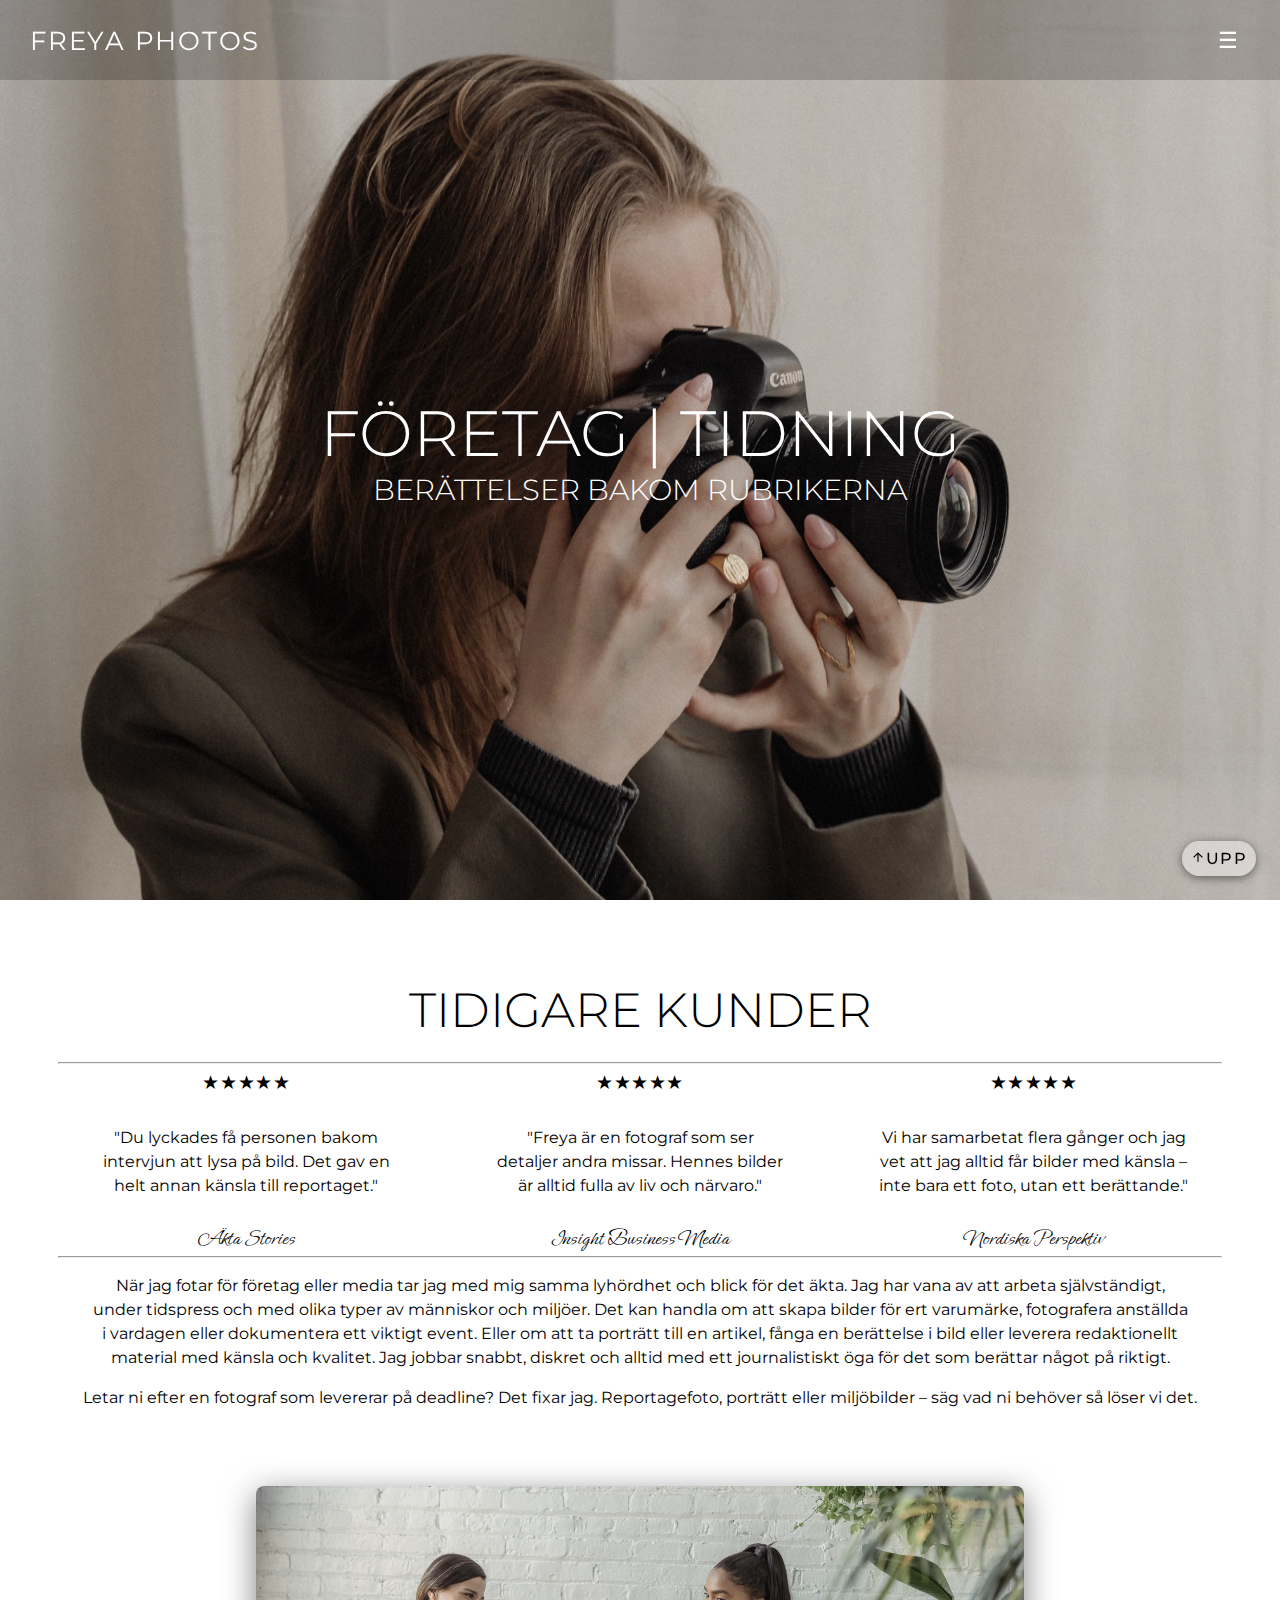
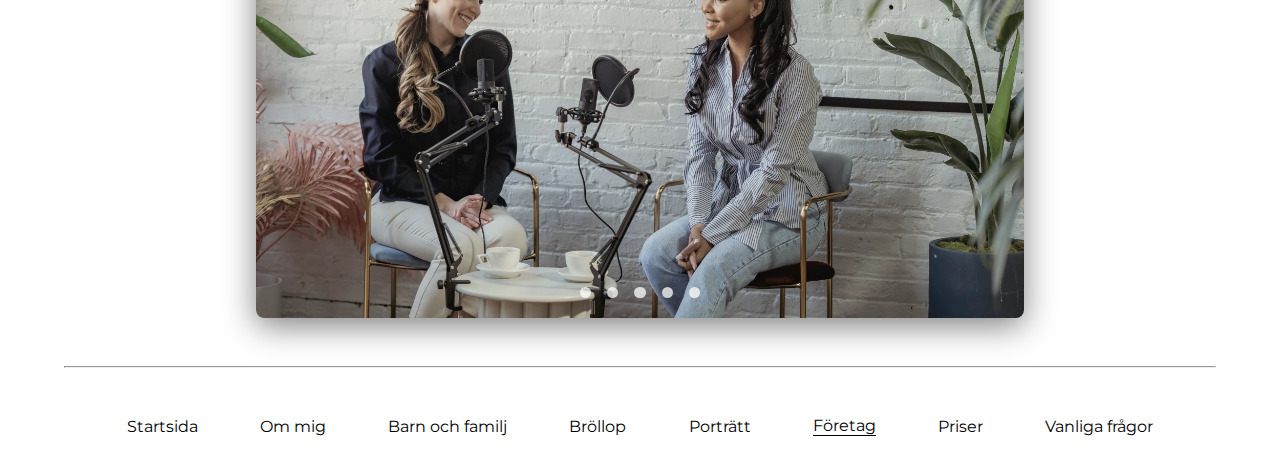
<file: foretag.html>
<!DOCTYPE html>
<html lang="sv">
  <head>
    <meta charset="UTF-8">
    <meta name="viewport" content="width=device-width, initial-scale=1.0">
    <!--TITEL-->
    <title>Företag - Freya Photos - Fotograf i Stockholm</title>
    <!--SEO BESKRIVNING-->
    <meta name="description" content="När ni behöver bilder som berättar en historia, är jag här för att fånga både känslan och budskapet på bild. Jag erbjuder professionell företagsfotografering som fungerar för både digitala och tryckta medier.">
    <!--CSS-->
    <link href="style.css" type="text/css" rel="stylesheet">
    <!--FONTS OCH SYMBOLER-->
    <link rel="preconnect" href="https://fonts.googleapis.com">
    <link rel="preconnect" href="https://fonts.gstatic.com" crossorigin>
    <link href="https://fonts.googleapis.com/css2?family=Ephesis&family=Montserrat:ital,wght@0,100..900;1,100..900&display=swap" rel="stylesheet">
    <link href="https://fonts.googleapis.com/css2?family=Material+Symbols+Outlined" rel="stylesheet">
  </head>
<body>

    <!--HOPPA TILL INNEHÅLL KNAPP/LÄNK-->
    <a href="#main-content" class="skip-link">Hoppa till innehåll</a>

<!-- HEADER START-->
  <header>
    <!--LOGGA-->
    <div class="logo-text">
      <!--LÄNK TILL STARTSIDA-->
      <a href="index.html" aria-label="Freya Photos startsida">Freya Photos</a>
    </div>
<!-- HAMBURGERMENY-->
<input type="checkbox" id="menu-toggle" class="menu-checkbox">

<!-- ÖPPNA / STÄNG KNAPPAR -->   
    <label for="menu-toggle" class="menu-toggle" aria-label="Öppna meny" tabindex="0">
      <span class="menu-open" aria-hidden="true">☰</span>
      <span class="menu-close" aria-hidden="true">✖</span>
    </label>

<!-- NAVBAR START -->
<nav class="navbar" aria-label="Huvudmeny">
  <a href="index.html">Startsida</a>
  <a href="om-mig.html">Om mig</a>

<!-- SUBNAV 1 -->
<div class="subnav">
  <button class="subnavbtn" aria-haspopup="true" aria-expanded="false" aria-controls="submenu-foto" tabindex="0">
    Fotograferingar
    <span class="material-symbols-outlined dropdown" aria-hidden="true">arrow_drop_down</span>
  </button>
  <div class="subnav-content" id="submenu-foto">
    <ul>
      <li><a href="barn-och-familj.html">Barn och familj</a></li>
      <li><a href="brollop.html">Bröllop</a></li>
      <li><a href="portratt.html">Porträtt</a></li>
      <li><a href="foretag.html" class="active">Företag</a></li>
    </ul>
  </div>
</div>

<!-- SUBNAV 2 -->
    <div class="subnav">
      <button class="subnavbtn" aria-haspopup="true" aria-expanded="false" aria-controls="submenu-info" tabindex="0">
        Info
        <span class="material-symbols-outlined dropdown" aria-hidden="true">arrow_drop_down</span>
      </button>
      <div class="subnav-content" id="submenu-info">
        <ul>
          <li><a href="priser.html">Priser</a></li>
          <li><a href="vanliga-fragor.html">Vanliga frågor</a></li>
        </ul>
      </div>
    </div>
<!--NAVBAR-->
    <a href="kontakt-boka.html">Kontakt | Boka</a>
  </nav>
<!-- NAV SLUT -->

<!--BACKGROUND OVERLAY -->
<div class="background-overlay background-overlay-foretag" aria-hidden="true"></div>

</header>
<!-- HEADER SLLUT -->

<!-- INNEHÅLL START -->

<div class="foretag">
  <!-- TOP ANKARE -->
  <div id="top"></div>
  <!--HERO-->
  <div class="foretag-hero">
    <!--RUBRIK-->
    <h1 tabindex="0">Företag | Tidning</h1>
    <!--UNDERRUBRIK-->
    <h2>Berättelser bakom rubrikerna</h2>
  </div>
  
  <main id="main-content">
    <!--FÖRETAGSFOTOGRAFERING PRESENTATION-->
  <div class="foretag-presentation">
    <div class="infobox">
      <!--TIDIGARE KUNDER-->
<div class="kunder-foretag">
  <h1>Tidigare kunder</h1>
  <!--SKILJELINJE-->
  <hr>
  <!--KUNDCITAT-->
  <div class="kundcitat-foretag">
    <!--CITAT 1-->
    <article class="citat1">
      <h4>★★★★★</h4>
      <blockquote>
        <p>"Du lyckades få personen bakom intervjun att lysa på bild. Det gav en helt annan känsla till reportaget."</p>
        <div class="kund-id">Äkta Stories</div>
      </blockquote>
    </article>
    <!--SKILJELINJE-->
      <hr>
      <!--CITAT 2-->
      <article class="citat2">
        <h4>★★★★★</h4>
        <blockquote>
          <p>"Freya är en fotograf som ser detaljer andra missar. Hennes bilder är alltid fulla av liv och närvaro."</p>
        <div class="kund-id">Insight Business Media</div>
      </blockquote>
    </article>
    <!--SKILJELINJE-->
             <hr>
             <!--CITAT 3-->
             <article class="citat3">
              <h4>★★★★★</h4>
              <blockquote>
                <p>Vi har samarbetat flera gånger och jag vet att jag alltid får bilder med känsla – inte bara ett foto, utan ett berättande."</p>
                <div class="kund-id">Nordiska Perspektiv</div>
              </blockquote>
            </article>
            </div>
          </div>
          <!--SKILJELINJE-->
<hr>
<!--TEXT/INFO-->
      <p>När jag fotar för företag eller media tar jag med mig samma lyhördhet och blick för det äkta. Jag har vana av att arbeta självständigt, under tidspress och med olika typer av människor och miljöer.

        Det kan handla om att skapa bilder för ert varumärke, fotografera anställda i vardagen eller dokumentera ett viktigt event. Eller om att ta porträtt till en artikel, fånga en berättelse i bild eller leverera redaktionellt material med känsla och kvalitet.
        
        Jag jobbar snabbt, diskret och alltid med ett journalistiskt öga för det som berättar något på riktigt.</p>
    
    

      <p>Letar ni efter en fotograf som levererar på deadline? Det fixar jag.
        
        Reportagefoto, porträtt eller miljöbilder – säg vad ni behöver så löser vi det.
      </p>
    </div>
    </div>
    
    <!--FOTOGRAFERINGAR I SLIDESHOW-->
    <section class="slider-section">
      <!--RUBRIK-->
      <h2>Galleri</h2>
      <div class="slider-wrapper">
        <!--SLIDESHOW-->
        <div class="slider">
          <!--BILDER-->
          <img id="slide-1" src="media/foretag-slide-1.webp" alt="Två unga kvinnor som spelar in en podcast">
          <img id="slide-2" src="media/foretag-slide-2.webp" alt="Människor som plockar mat från en buffé">
          <img id="slide-3" src="media/foretag-slide-3.webp" alt="En tidning som arbetar med bilder">
          <img id="slide-4" src="media/foretag-slide-4.webp" alt="En kvinna inom design som pratar i telefon">
          <img id="slide-5" src="media/foretag-slide-5.webp" alt="Vatten som hälls upp i ett glas med citron på en restaurang">    
        </div>
        <!--NAVIGERING-->
        <div class="slider-nav">
          <a href="#slide-1"></a>
          <a href="#slide-2"></a>
          <a href="#slide-3"></a>
          <a href="#slide-4"></a>
          <a href="#slide-5"></a>
        </div>
      </div>
      
    </section>
    
  </main>
    
    <!--SKILJELINJE-->
    <hr class="footer-hr">
    <!--FOOTER LÄNKAR-->
    <div class="footer-lankar">
      <a href="index.html" id="footer-lank-startsida">Startsida</a>

      <a href="om-mig.html" id="footer-lank-om-mig">Om mig</a>
      
      <a href="barn-och-familj.html" id="footer-lank-barn-och-familj">Barn och familj</a>
    
      <a href="brollop.html" id="footer-lank-brollop">Bröllop</a>
    
      <a href="portratt.html" id="footer-lank-portratt">Porträtt</a>
    
      <a href="foretag.html" id="footer-lank-foretag" class="footer-active">Företag</a>
    
      <a href="priser.html" id="footer-lank-priser">Priser</a>
    
      <a href="vanliga-fragor.html" id="footer-lank-vanliga-fragor">Vanliga frågor</a>
  
    </div>
    
  <!-- TILL TOPPEN KNAPP -->
  <a href="#top" class="back-to-top" tabindex="0">
    <span class="material-symbols-outlined">
      arrow_upward
      </span>
      Upp
  </a>
</div>

</body>
</html>
</file>
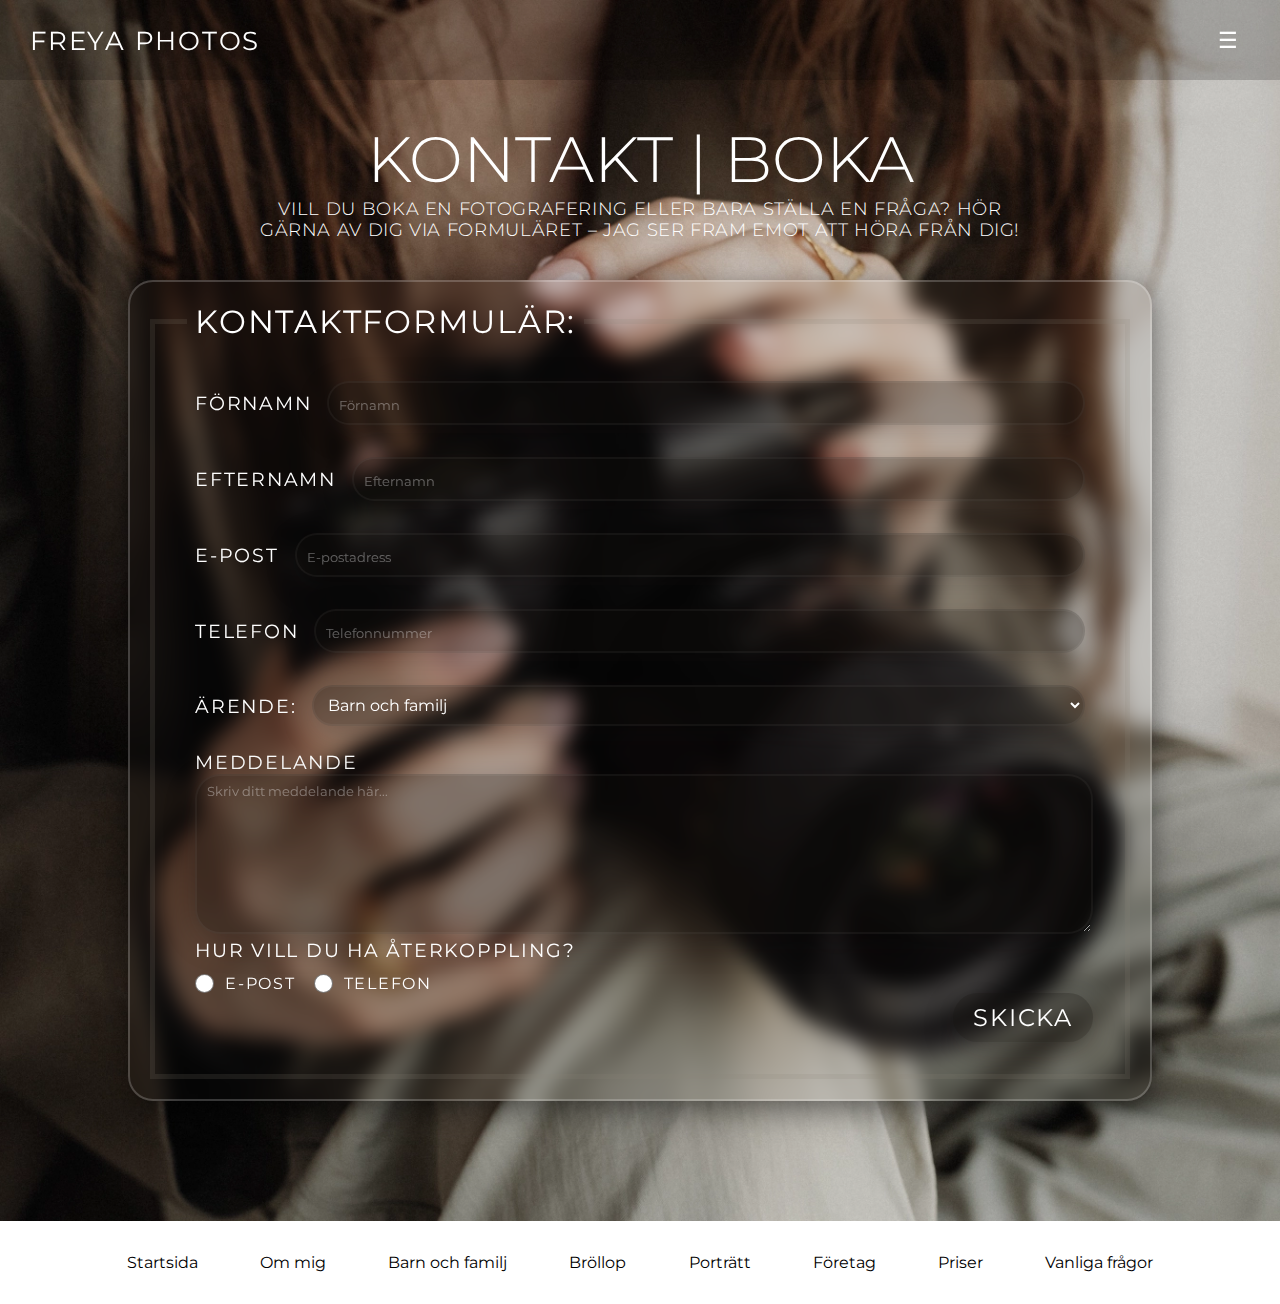
<file: kontakt-boka.html>
<!DOCTYPE html>
<html lang="sv">
  <head>
    <meta charset="UTF-8">
    <meta name="viewport" content="width=device-width, initial-scale=1.0">
    <!--TITEL-->
    <title>Kontakt | Boka - Freya Photos - Fotograf i Stockholm</title>
    <!--SEO BESKRIVNING-->
    <meta name="description" content="Har du frågor eller vill du boka en fotografering? Tveka inte att höra av dig! Jag ser fram emot att hjälpa dig skapa minnesvärda bilder.">
    <!--CSS-->
    <link href="style.css" type="text/css" rel="stylesheet">
    <!--FONTS OCH SYMBOLER-->
    <link rel="preconnect" href="https://fonts.googleapis.com">
    <link rel="preconnect" href="https://fonts.gstatic.com" crossorigin>
    <link href="https://fonts.googleapis.com/css2?family=Ephesis&family=Montserrat:ital,wght@0,100..900;1,100..900&display=swap" rel="stylesheet">
    <link href="https://fonts.googleapis.com/css2?family=Material+Symbols+Outlined" rel="stylesheet">
  </head>
<body>

    <!--HOPPA TILL INNEHÅLL KNAPP/LÄNK-->
    <a href="#main-content" class="skip-link">Hoppa till innehåll</a>

<!-- HEADER START-->
<header>
  <!--LOGGA-->
  <div class="logo-text">
    <!--LÄNK TILL STARTSIDA-->
    <a href="index.html" aria-label="Freya Photos startsida">Freya Photos</a>
  </div>
<!-- HAMBURGERMENY-->
<input type="checkbox" id="menu-toggle" class="menu-checkbox">

<!-- ÖPPNA / STÄNG KNAPPAR -->   
  <label for="menu-toggle" class="menu-toggle" aria-label="Öppna meny" tabindex="0">
    <span class="menu-open" aria-hidden="true">☰</span>
    <span class="menu-close" aria-hidden="true">✖</span>
  </label>

<!-- NAVBAR START -->
<nav class="navbar" aria-label="Huvudmeny">
<a href="index.html">Startsida</a>
<a href="om-mig.html">Om mig</a>

<!-- SUBNAV 1 -->
<div class="subnav">
<button class="subnavbtn" aria-haspopup="true" aria-expanded="false" aria-controls="submenu-foto" tabindex="0">
  Fotograferingar
  <span class="material-symbols-outlined dropdown" aria-hidden="true">arrow_drop_down</span>
</button>
<div class="subnav-content" id="submenu-foto">
  <ul>
    <li><a href="barn-och-familj.html">Barn och familj</a></li>
    <li><a href="brollop.html">Bröllop</a></li>
    <li><a href="portratt.html">Porträtt</a></li>
    <li><a href="foretag.html">Företag</a></li>
  </ul>
</div>
</div>

<!-- SUBNAV 2 -->
  <div class="subnav">
    <button class="subnavbtn" aria-haspopup="true" aria-expanded="false" aria-controls="submenu-info" tabindex="0">
      Info
      <span class="material-symbols-outlined dropdown" aria-hidden="true">arrow_drop_down</span>
    </button>
    <div class="subnav-content" id="submenu-info">
      <ul>
        <li><a href="priser.html">Priser</a></li>
        <li><a href="vanliga-fragor.html">Vanliga frågor</a></li>
      </ul>
    </div>
  </div>
<!--NAVBAR-->
  <a href="kontakt-boka.html" class="active">Kontakt | Boka</a>
</nav>
<!-- NAV SLUT -->

 <!--BACKGROUND OVERLAY -->
<div class="background-overlay background-overlay-kontakt-boka" aria-hidden="true"></div>

</header>
<!-- HEADER SLLUT -->
<main id="main-content">  
<!-- INNEHÅLL START -->
<div class="kontakt-boka">
  <!--RUBRIK-->
        <h1 tabindex="0">Kontakt | Boka</h1>
        <!--UNDERRUBRIK-->
        <h4 tabindex="0">Vill du boka en fotografering eller bara ställa en fråga? Hör gärna av dig via formuläret – jag ser fram emot att höra från dig!</h4>

      <!--FORMULÄR FÖR KONTAKT OCH BOKNING-->
        <form action="#" method="post" id="kontaktformulär-kontakt">
          <fieldset>
            <!--LEGEND/RUBRIK/NAMN PÅ FORMULÄR-->
            <legend>Kontaktformulär:</legend>
        <!--INPUT FÖRNAMN-->
            <div class="label-input-kontakt">
              <label for="förnamn-kontakt">Förnamn</label>
              <input type="text" id="förnamn-kontakt" name="förnamn-kontakt" placeholder="Förnamn" required>
            </div>
        <!--INPUTE EFTERNAMN-->
            <div class="label-input-kontakt">
              <label for="efternamn-kontakt">Efternamn</label>
              <input type="text" id="efternamn-kontakt" name="efternamn-kontakt" placeholder="Efternamn" required>
            </div>
            <!--INPUT E-POST-->
            <div class="label-input-kontakt">
              <label for="e-post-kontakt">E-post</label>
              <input type="email" id="e-post-kontakt" name="e-post-kontakt" placeholder="E-postadress" required>
            </div>
            <!--INPUT TELEFONNUMMER-->
            <div class="label-input-kontakt">
              <label for="telefonnummer-kontakt">Telefon</label>
              <input type="text" id="telefonnummer-kontakt" name="telefonnummer-kontakt" placeholder="Telefonnummer">
            </div>
        <!--VÄLJ ÄRENDE-->
            <div class="arende-kontakt">
              <label for="ärende-kontakt">Ärende:</label>
              <select id="ärende-kontakt">
                <!--ALTERNATIV-->
                <optgroup label="Fotografering">
                  <option value="barn_och_familj">Barn och familj</option>
                  <option value="bröllop">Bröllop</option>
                  <option value="porträtt">Porträtt</option>
                </optgroup>
                <option value="företag">Företag</option>
                <option value="familj">Övriga frågor</option>
              </select>
            </div>
        <!--INPUT MEDDELANDE-->
            <div class="meddelande-label-kontakt">
              <label for="meddelande-kontakt">Meddelande</label>
              <textarea id="meddelande-kontakt" name="meddelande-kontakt" rows="10" cols="60" placeholder="Skriv ditt meddelande här..." required></textarea>
            </div>
        <!--CHECKBOX ÅTERKOPPLING-->
            <label class="aterkoppling-kontakt">Hur vill du ha återkoppling?</label>
            <div class="send-kontakt">
              <!--CHECKBOX E-POST-->
              <label class="checkbox-kontakt">E-post
                <input type="checkbox" id="e-post" name="återkoppling-kontakt" value="e-post">
                <span class="checkmark-kontakt"></span>
              </label>
              <!--CHECKBOX TELEFON-->
              <label class="checkbox-kontakt">Telefon
                <input type="checkbox" id="telefon" name="återkoppling-kontakt" value="telefon">
                <span class="checkmark-kontakt"></span>
              </label>
            </div>
        <!--SKICKA-->
            <button type="submit" name="skicka-kontakt" class="skicka-kontakt">Skicka</button>
          </fieldset>
        </form>
        
</div>
</main>

<!--FOOTER MED LÄNKAR-->

<div class="footer-lankar">
  <a href="index.html" id="footer-lank-startsida">Startsida</a>

  <a href="om-mig.html" id="footer-lank-om-mig">Om mig</a>
  
  <a href="barn-och-familj.html" id="footer-lank-barn-och-familj">Barn och familj</a>

  <a href="brollop.html" id="footer-lank-brollop">Bröllop</a>

  <a href="portratt.html" id="footer-lank-portratt">Porträtt</a>

  <a href="foretag.html" id="footer-lank-foretag">Företag</a>

  <a href="priser.html" id="footer-lank-priser">Priser</a>

  <a href="vanliga-fragor.html" id="footer-lank-vanliga-fragor">Vanliga frågor</a>

</div>

<!--INGEN UPP-KNAPP PGA KORT SIDA-->
</body>
</html>
</file>
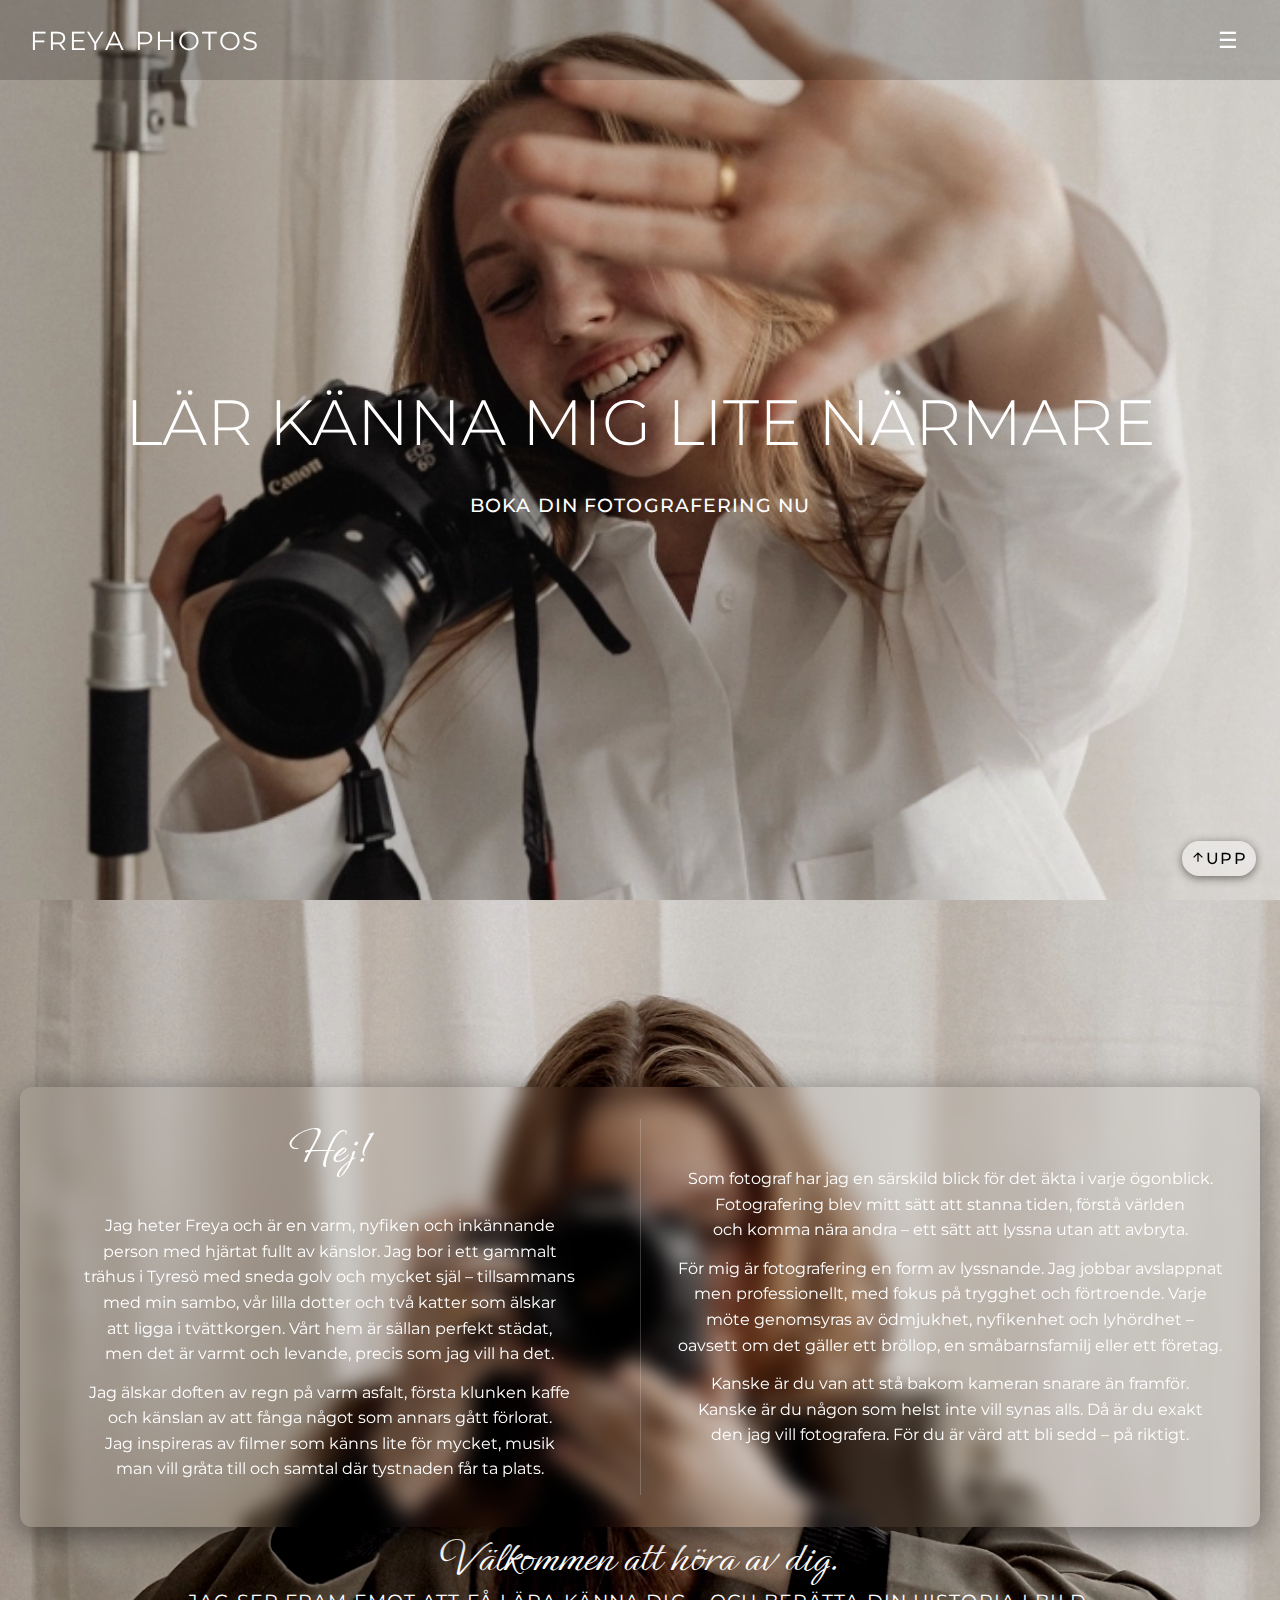
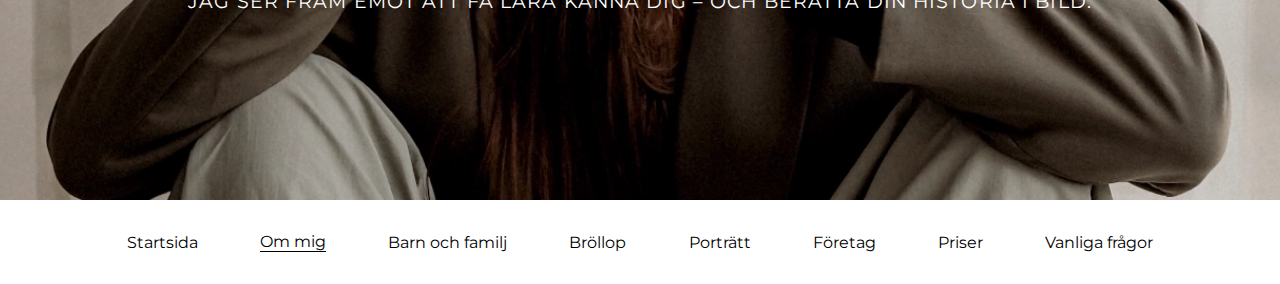
<file: om-mig.html>
<!DOCTYPE html>
<html lang="sv">
  <head>
    <meta charset="UTF-8">
    <meta name="viewport" content="width=device-width, initial-scale=1.0">
    <!--TITEL-->
    <title>Om mig - Freya Photos - Fotograf i Stockholm</title>
    <!--SEO BESKRIVNING-->
    <meta name="description" content="Läs mer om mig, Freya, en passionerad fotograf som fångar ögonblick och skapar personliga biler med känsla. Lär känna mig och mitt arbete">
    <!--CSS-->
    <link href="style.css" type="text/css" rel="stylesheet">
    <!--FONTS OCH SYMBOLER-->
    <link rel="preconnect" href="https://fonts.googleapis.com">
    <link rel="preconnect" href="https://fonts.gstatic.com" crossorigin>
    <link href="https://fonts.googleapis.com/css2?family=Ephesis&family=Montserrat:ital,wght@0,100..900;1,100..900&display=swap" rel="stylesheet">
    <link href="https://fonts.googleapis.com/css2?family=Material+Symbols+Outlined" rel="stylesheet">
  </head>
<body>

  <!--HOPPA TILL INNEHÅLL KNAPP/LÄNK-->
  <a href="#main-content" class="skip-link">Hoppa till innehåll</a>

<!-- HEADER START-->
<header>
  <!--LOGGA-->
  <div class="logo-text">
    <!--LÄNK TILL STARTSIDA-->
    <a href="index.html" aria-label="Freya Photos startsida">Freya Photos</a>
  </div>
<!-- HAMBURGERMENY-->
  <input type="checkbox" id="menu-toggle" class="menu-checkbox">

<!-- ÖPPNA / STÄNG KNAPPAR -->   
  <label for="menu-toggle" class="menu-toggle" aria-label="Öppna meny" tabindex="0">
    <span class="menu-open" aria-hidden="true">☰</span>
    <span class="menu-close" aria-hidden="true">✖</span>
  </label>

<!-- NAVBAR START -->
<nav class="navbar" aria-label="Huvudmeny">
<a href="index.html">Startsida</a>
<a href="om-mig.html" class="active">Om mig</a>

<!-- SUBNAV 1 -->
<div class="subnav">
<button class="subnavbtn" aria-haspopup="true" aria-expanded="false" aria-controls="submenu-foto" tabindex="0">
  Fotograferingar
  <span class="material-symbols-outlined dropdown" aria-hidden="true">arrow_drop_down</span>
</button>
<div class="subnav-content" id="submenu-foto">
  <ul>
    <li><a href="barn-och-familj.html">Barn och familj</a></li>
    <li><a href="brollop.html">Bröllop</a></li>
    <li><a href="portratt.html">Porträtt</a></li>
    <li><a href="foretag.html">Företag</a></li>
  </ul>
</div>
</div>

<!-- SUBNAV 2 -->
  <div class="subnav">
    <button class="subnavbtn" aria-haspopup="true" aria-expanded="false" aria-controls="submenu-info" tabindex="0">
      Info
      <span class="material-symbols-outlined dropdown" aria-hidden="true">arrow_drop_down</span>
    </button>
    <div class="subnav-content" id="submenu-info">
      <ul>
        <li><a href="priser.html">Priser</a></li>
        <li><a href="vanliga-fragor.html">Vanliga frågor</a></li>
      </ul>
    </div>
  </div>
<!-- NAVBAR -->
  <a href="kontakt-boka.html">Kontakt | Boka</a>
</nav>
<!-- NAV SLUT -->

 <!--BACKGROUND OVERLAY -->
<div class="background-overlay background-overlay-om-mig" aria-hidden="true"></div>

</header>
<!-- HEADER SLLUT -->

<!-- INNEHÅLL START -->
  <!-- TOP ANKARE -->
  <div id="top"></div>
  <!--HERO-->
  <div class="om-mig-hero">
    <!--RUBRIK LÄNKAD TILL FREYAS PRESENTATION-->
    <h1><a href="#om-mig">Lär känna mig lite närmare</a></h1>
    <div class="bokningsknapp">
      <!--CTA BOKA-->
      <a href="kontakt-boka.html">Boka din fotografering nu</a>
    </div>
  </div>
  <!--HUVUDINNEHÅLL-->
  <main id="main-content">
    <!--FREYAS PRESENTATION-->
<div class="om-mig-presentation" id="om-mig">
  <!--KOLUMNER-->
  <div class="presentation-kolumner">
    <div class="presentation-kolumn">
      <!--KOLUMN 1 - VÄNSTER/UPP-->
<div class="presentation-1">
  <!--RUBRIK-->
    <h2 tabindex="0">Hej!</h2>
    <!--TEXT-->
          <p>Jag heter Freya och är en varm, nyfiken och inkännande person med hjärtat fullt av känslor.
            Jag bor i ett gammalt trähus i Tyresö med sneda golv och mycket själ
            – tillsammans med min sambo, vår lilla dotter och två katter som älskar att ligga i tvättkorgen.
            Vårt hem är sällan perfekt städat, men det är varmt och levande, precis som jag vill ha det.</p>
            <p>Jag älskar doften av regn på varm asfalt, första klunken kaffe och känslan av att fånga något som annars gått förlorat. 
              Jag inspireras av filmer som känns lite för mycket, musik man vill gråta till och samtal där tystnaden får ta plats.</p>
          </div>
        </div>
<!--SKILJELINJE-->
          <div class="separator"></div>
<!--KOLUMN 2 - HÖGER/NED-->
          <div class="presentation-kolumn">
          <div class="presentation-2">
            <!--TEXT-->
            <p>Som fotograf har jag en särskild blick för det äkta i varje ögonblick. 
              Fotografering blev mitt sätt att stanna tiden, förstå världen och komma nära andra 
              – ett sätt att lyssna utan att avbryta.</p>
            
            <p>För mig är fotografering en form av lyssnande. 
              Jag jobbar avslappnat men professionellt, med fokus på trygghet och förtroende. 
              Varje möte genomsyras av ödmjukhet, nyfikenhet och lyhördhet 
              – oavsett om det gäller ett bröllop, en småbarnsfamilj eller ett företag.</p>
            
              <p>Kanske är du van att stå bakom kameran snarare än framför. 
                Kanske är du någon som helst inte vill synas alls. 
                Då är du exakt den jag vill fotografera. 
                För du är värd att bli sedd – på riktigt.</p>
          
              </div>
            </div>
          </div>
          <!--CTA BOKA-->
          <div class="horavdig">
            <h2>Välkommen att höra av dig.</h2>
            <a href="kontakt-boka.html">
              Jag ser fram emot att få lära känna dig – och berätta din historia i bild.</a>
      </div>
    </div>
  </main>

      
<!--FOOTER MEDL LÄNKAR-->

<div class="footer-lankar">
  <a href="index.html" id="footer-lank-startsida">Startsida</a>

  <a href="om-mig.html" id="footer-lank-om-mig" class="footer-active">Om mig</a>
  
  <a href="barn-och-familj.html" id="footer-lank-barn-och-familj">Barn och familj</a>

  <a href="brollop.html" id="footer-lank-brollop">Bröllop</a>

  <a href="portratt.html" id="footer-lank-portratt">Porträtt</a>

  <a href="foretag.html" id="footer-lank-foretag">Företag</a>

  <a href="priser.html" id="footer-lank-priser">Priser</a>

  <a href="vanliga-fragor.html" id="footer-lank-vanliga-fragor">Vanliga frågor</a>

</div>


  <!-- TILL TOPPEN KNAPP -->
  <a href="#top" class="back-to-top" tabindex="0">
    <span class="material-symbols-outlined">
      arrow_upward
      </span>
      Upp
  </a>

</body>
</html>
</file>
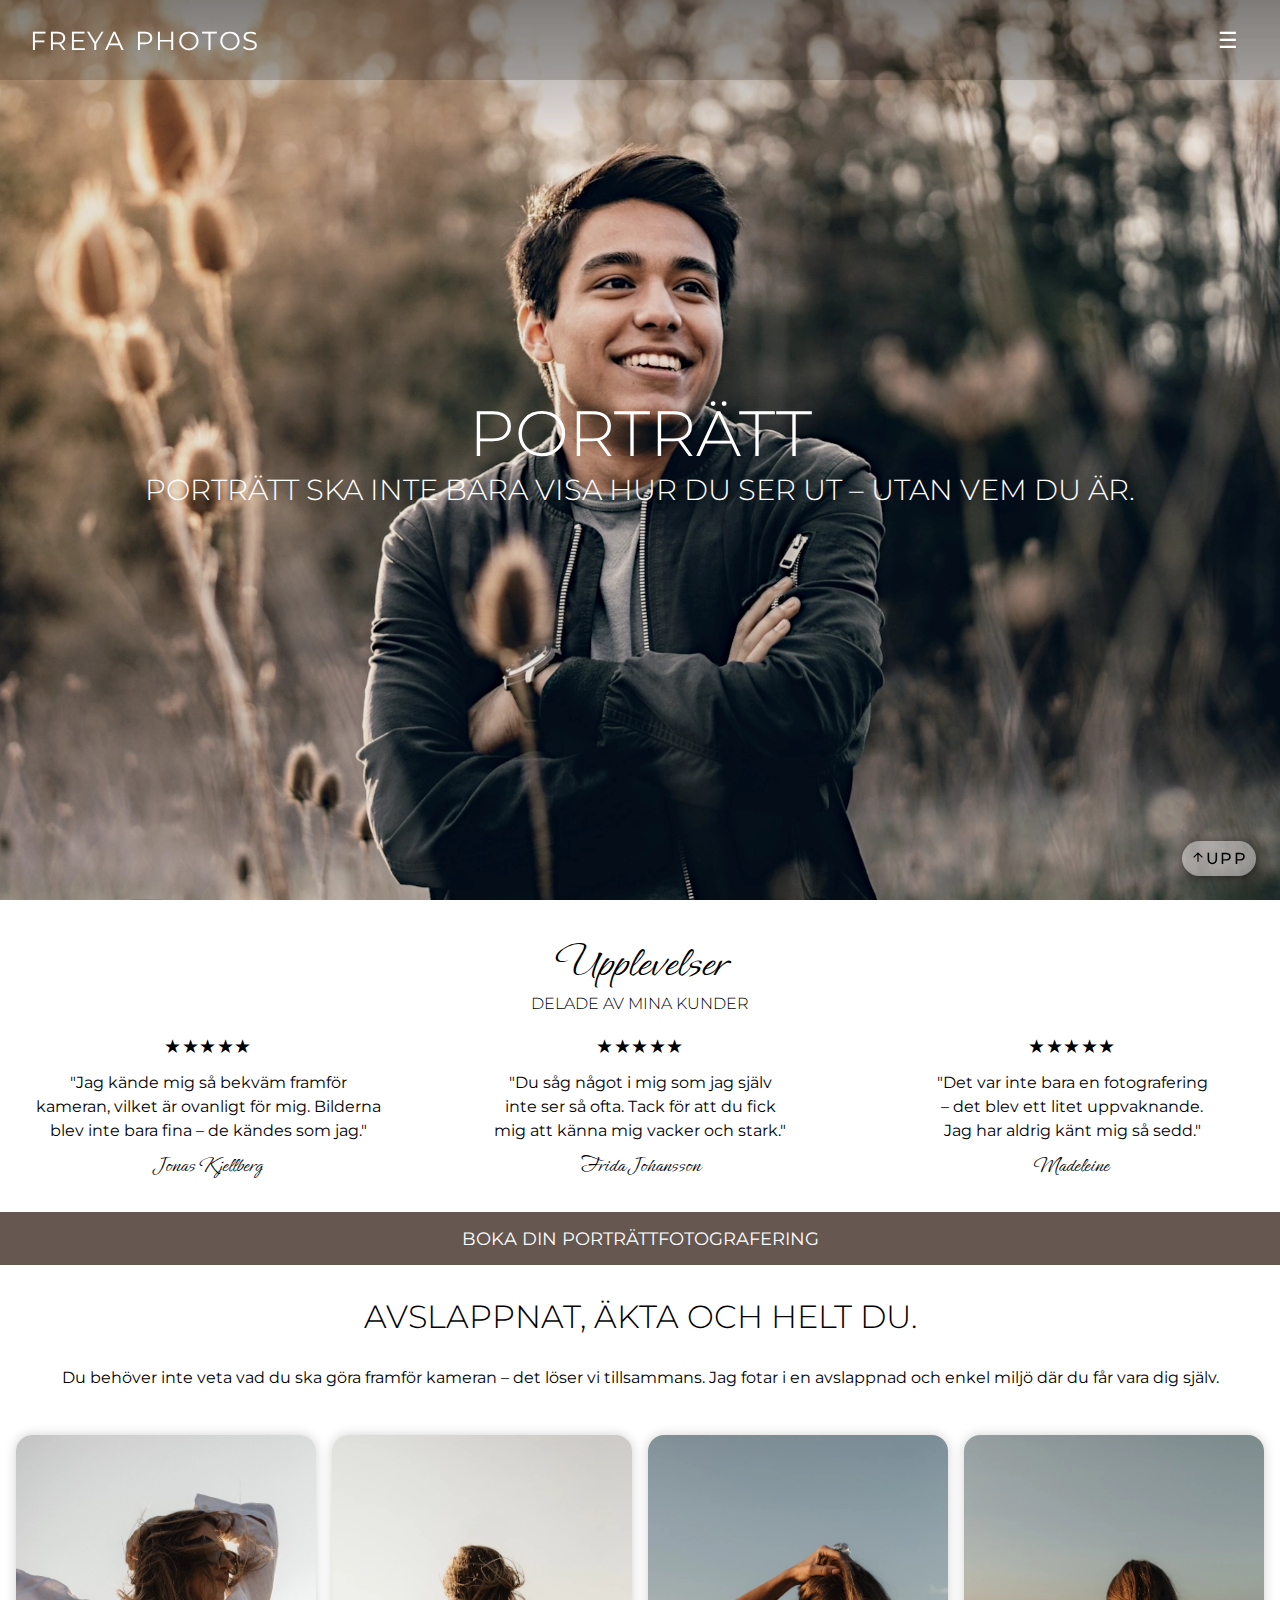
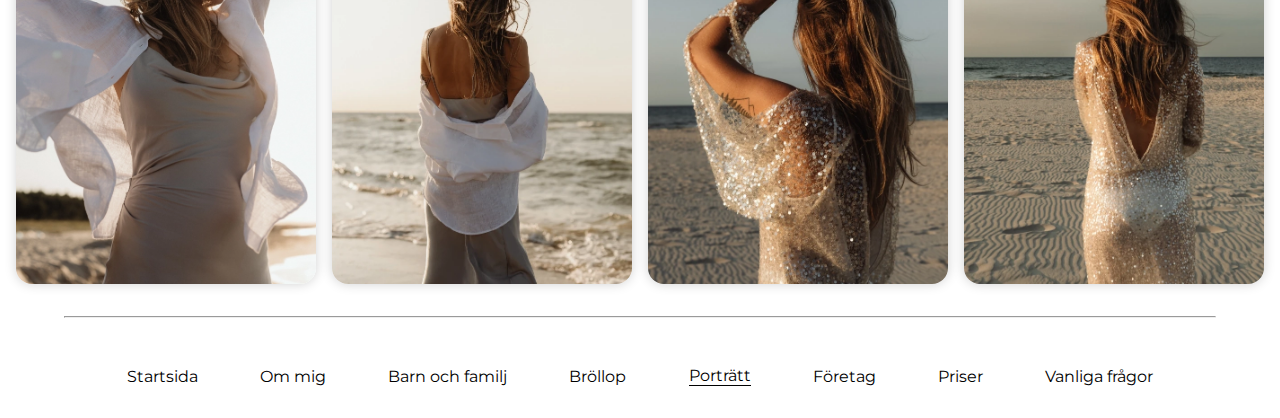
<file: portratt.html>
<!DOCTYPE html>
<html lang="sv">
  <head>
    <meta charset="UTF-8">
    <meta name="viewport" content="width=device-width, initial-scale=1.0">
    <!--TITEL-->
    <title>Porträtt - Freya Photos - Fotograf i Stockholm</title>
    <!--SEO BESKRIVNING-->
    <meta name="description" content="Oavsett om du vill ha ett professionellt porträtt eller en personlig bild som speglar din stil, så ser jag till att varje bild berättar din historia.">
    <!--CSS-->
    <link href="style.css" type="text/css" rel="stylesheet">
    <!--FONTS OCH SYMBOLER-->
    <link rel="preconnect" href="https://fonts.googleapis.com">
    <link rel="preconnect" href="https://fonts.gstatic.com" crossorigin>
    <link href="https://fonts.googleapis.com/css2?family=Ephesis&family=Montserrat:ital,wght@0,100..900;1,100..900&display=swap" rel="stylesheet">
    <link href="https://fonts.googleapis.com/css2?family=Material+Symbols+Outlined" rel="stylesheet">
  </head>
<body>

  <!--HOPPA TILL INNEHÅLL KNAPP/LÄNK-->
  <a href="#main-content" class="skip-link">Hoppa till innehåll</a>

<!-- HEADER START-->
<header>
  <!--LOGGA-->
  <div class="logo-text">
    <!--LÄNK TILL STARTSIDA-->
    <a href="index.html" aria-label="Freya Photos startsida">Freya Photos</a>
  </div>
<!-- HAMBURGERMENY-->
  <input type="checkbox" id="menu-toggle" class="menu-checkbox">

<!-- ÖPPNA / STÄNG KNAPPAR -->   
  <label for="menu-toggle" class="menu-toggle" aria-label="Öppna meny" tabindex="0">
    <span class="menu-open" aria-hidden="true">☰</span>
    <span class="menu-close" aria-hidden="true">✖</span>
  </label>

<!-- NAVBAR START -->
<nav class="navbar" aria-label="Huvudmeny">
<a href="index.html">Startsida</a>
<a href="om-mig.html">Om mig</a>

<!-- SUBNAV 1 -->
<div class="subnav">
<button class="subnavbtn" aria-haspopup="true" aria-expanded="false" aria-controls="submenu-foto" tabindex="0">
  Fotograferingar
  <span class="material-symbols-outlined dropdown" aria-hidden="true">arrow_drop_down</span>
</button>
<div class="subnav-content" id="submenu-foto">
  <ul>
    <li><a href="barn-och-familj.html">Barn och familj</a></li>
    <li><a href="brollop.html">Bröllop</a></li>
    <li><a href="portratt.html" class="active">Porträtt</a></li>
    <li><a href="foretag.html">Företag</a></li>
  </ul>
</div>
</div>

<!-- SUBNAV 2 -->
  <div class="subnav">
    <button class="subnavbtn" aria-haspopup="true" aria-expanded="false" aria-controls="submenu-info" tabindex="0">
      Info
      <span class="material-symbols-outlined dropdown" aria-hidden="true">arrow_drop_down</span>
    </button>
    <div class="subnav-content" id="submenu-info">
      <ul>
        <li><a href="priser.html">Priser</a></li>
        <li><a href="vanliga-fragor.html">Vanliga frågor</a></li>
      </ul>
    </div>
  </div>
<!-- NAVBAR -->
  <a href="kontakt-boka.html">Kontakt | Boka</a>
</nav>
<!-- NAV SLUT -->

 <!--BACKGROUND OVERLAY -->
<div class="background-overlay background-overlay-portratt" aria-hidden="true"></div>

</header>
<!-- HEADER SLLUT -->

<!-- INNEHÅLL START -->
<div class="portratt">
  <!-- TOP ANKARE -->
        <div id="top"></div>

        <!-- HERO -->
  <div class="portratt-hero">
    <!--RUBRIK-->
      <h1 tabindex="0">Porträtt</h1>
      <!--UNDERRUBRIK-->
      <h2>Porträtt ska inte bara visa hur du ser ut – utan vem du är.</h2>
  </div>
  <main id="main-content">  
  <!-- Presentationstext -->
  <div class="portratt-presentation">
      <!-- KUNDCITAT -->
      <div class="kunder-portratt" aria-labelledby="kundberattelser-heading">
        <!--RUBRIK-->
        <h2 id="kundberattelser-heading">Upplevelser</h2>
        <!--UNDERRUBRIK-->
        <h3>Delade av mina kunder</h3>
        <!--CITATEN-->
        <div class="kundcitat-portratt">
          <!--CITAT 1-->
          <article class="citat1">
            <h4>★★★★★</h4>
            <blockquote>
              <p>"Jag kände mig så bekväm framför kameran, vilket är ovanligt för mig. Bilderna blev inte bara fina – de kändes som jag."</p>
              <div class="kund-id">Jonas Kjellberg</div>
            </blockquote>
          </article>
          <!--SKIOLJELINJE-->
          <hr>
          <!--CITAT 2-->
          <article class="citat2">
            <h4>★★★★★</h4>
            <blockquote>
              <p>"Du såg något i mig som jag själv inte ser så ofta. Tack för att du fick mig att känna mig vacker och stark."</p>
              <div class="kund-id">Frida Johansson</div>
            </blockquote>
          </article>
          <!--SKILJELINJE-->
          <hr>
          <!--CITAT 3-->
          <article class="citat3">
            <h4>★★★★★</h4>
            <blockquote>
              <p>"Det var inte bara en fotografering – det blev ett litet uppvaknande. Jag har aldrig känt mig så sedd."</p>
              <div class="kund-id">Madeleine</div>
            </blockquote>
          </article>
        </div>
      </div>
      <!--CTA BOKA-->
        <a href="kontakt-boka.html" class="boka-portratt-knapp">Boka din porträttfotografering</a>
<!--INFO PORTÄTTFOTOGRAFERING-->
<div class="portratt-info">
  <!--RUBRIK-->
      <h3>Avslappnat, äkta och helt du.</h3>
    <!--TEXT-->
      <p>Du behöver inte veta vad du ska göra framför kameran – det löser vi tillsammans. Jag fotar i en avslappnad och enkel miljö där du får vara dig själv.</p>
      <!--PORTRÄTTGALLERI-->
      <div class="portratt-galleri">
        <!--BILD 1-->
            <div class="portratt-presentation-kort">
          <img src="media/portratt1.webp" alt="En kvinna i beige klänning och vit skjorta med armarna över huvudet på en strand i solnedgång">
        </div>
        <!--BILD 2-->
        <div class="portratt-presentation-kort">
          <img src="media/portratt2.webp" alt="En kvinna i beige klänning och vit skjorta med ryggen mot kameran står på en strand i solnedgången och tittar ut över vattnet">
        </div>
        <!--BILD 3-->
        <div class="portratt-presentation-kort">
          <img src="media/portratt3.webp" alt="En kvinna iklädd en transparent glittrig klänning fotograferad snett bakifrån på en strand drar handen genom håret">
       </div>
       <!--BILD 4-->
       <div class="portratt-presentation-kort">
          <img src="media/portratt4.webp" alt="En kvinna iklädd en transparent glittrig klänning på en strand med ryggen vänd mot kameran tittar ut över vattnet">
      </div>
   </div>
  </div>


  </div>
</main>
  
 <!--FOOTER MED LÄNKAR-->
<hr class="footer-hr">

<div class="footer-lankar">
  <a href="index.html" id="footer-lank-startsida">Startsida</a>

  <a href="om-mig.html" id="footer-lank-om-mig">Om mig</a>
  
  <a href="barn-och-familj.html" id="footer-lank-barn-och-familj">Barn och familj</a>

  <a href="brollop.html" id="footer-lank-brollop">Bröllop</a>

  <a href="portratt.html" id="footer-lank-portratt" class="footer-active">Porträtt</a>

  <a href="foretag.html" id="footer-lank-foretag">Företag</a>

  <a href="priser.html" id="footer-lank-priser">Priser</a>

  <a href="vanliga-fragor.html" id="footer-lank-vanliga-fragor">Vanliga frågor</a>

</div>



  <!-- TILL TOPPEN KNAPP -->
  <a href="#top" class="back-to-top" tabindex="0">
    <span class="material-symbols-outlined">
      arrow_upward
      </span>
      Upp
  </a>
</div>
</file>
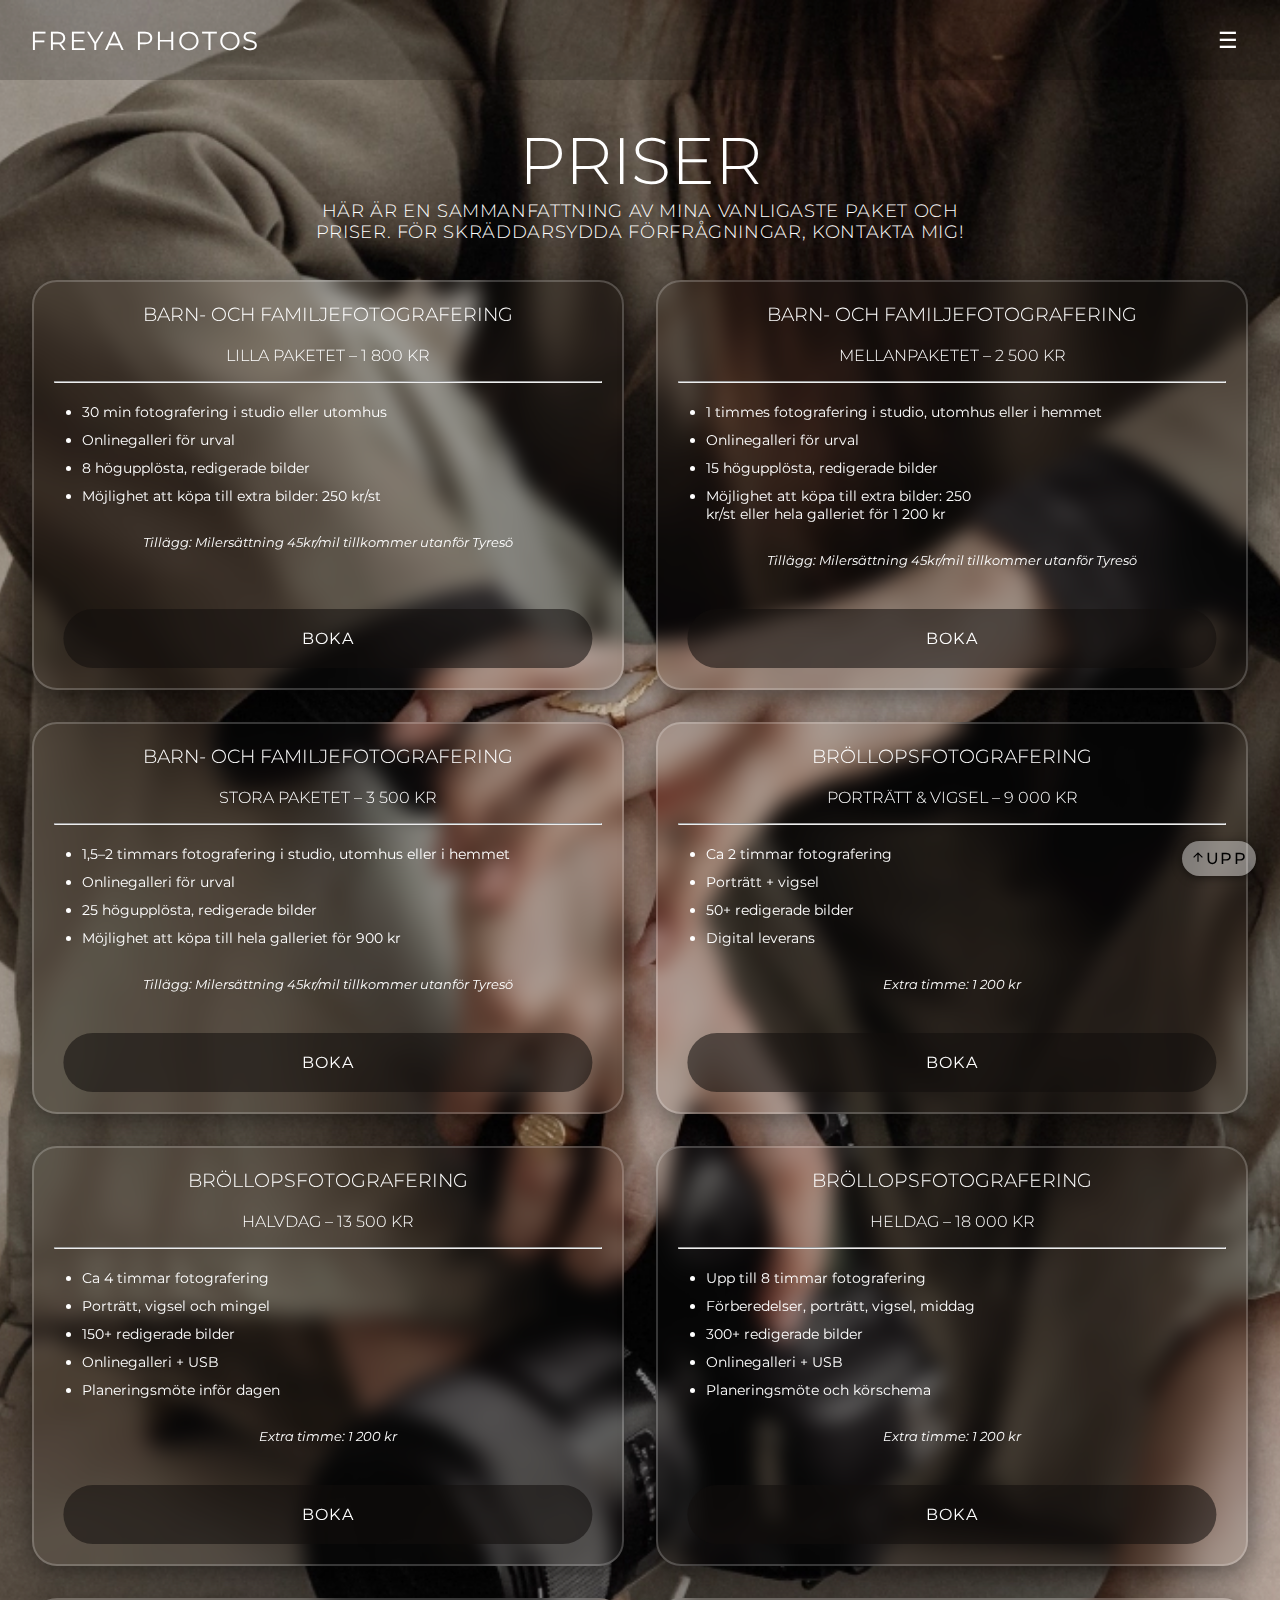
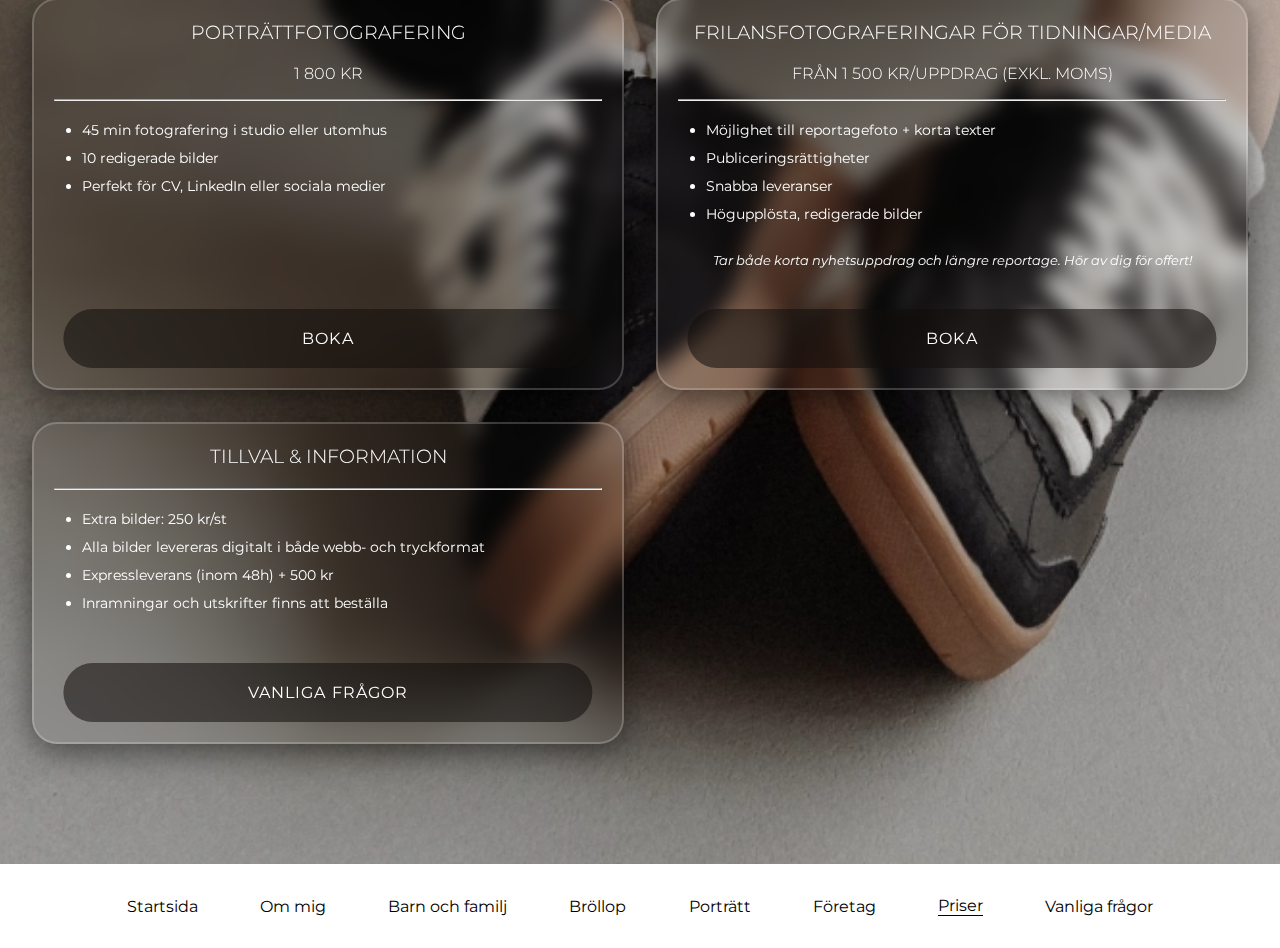
<file: priser.html>
<!DOCTYPE html>
<html lang="sv">
  <head>
    <meta charset="UTF-8">
    <meta name="viewport" content="width=device-width, initial-scale=1.0">
    <!--TITEL-->
    <title>Priser - Freya Photos - Fotograf i Stockholm</title>
    <!--SEO BESKRIVNING-->
    <meta name="description" content="Prislistor för fotograferingar med plats för hela familjen – även husdjur. Skräddarsydda upplägg, extra bilder och tillval.">
    <!--CSS-->
    <link href="style.css" type="text/css" rel="stylesheet">
    <!--FONTS OCH SYMBOLER-->
    <link rel="preconnect" href="https://fonts.googleapis.com">
    <link rel="preconnect" href="https://fonts.gstatic.com" crossorigin>
    <link href="https://fonts.googleapis.com/css2?family=Ephesis&family=Montserrat:ital,wght@0,100..900;1,100..900&display=swap" rel="stylesheet">
    <link href="https://fonts.googleapis.com/css2?family=Material+Symbols+Outlined" rel="stylesheet">
  </head>
<body>
  
  <!--HOPPA TILL INNEHÅLL KNAPP/LÄNK-->
  <a href="#main-content" class="skip-link">Hoppa till innehåll</a>
    
    <!-- HEADER START-->
    <header>
      <!--LOGGA-->
      <div class="logo-text">
        <!--LÄNK TILL STARTSIDA-->
        <a href="index.html" aria-label="Freya Photos startsida">Freya Photos</a>
      </div>
<!-- HAMBURGERMENY-->
  <input type="checkbox" id="menu-toggle" class="menu-checkbox">

<!-- ÖPPNA / STÄNG KNAPPAR -->   
  <label for="menu-toggle" class="menu-toggle" aria-label="Öppna meny" tabindex="0">
    <span class="menu-open" aria-hidden="true">☰</span>
    <span class="menu-close" aria-hidden="true">✖</span>
  </label>

      <!-- NAVBAR START -->
      <nav class="navbar" aria-label="Huvudmeny">
        <a href="index.html" tabindex="0">Startsida</a>
        <a href="om-mig.html" tabindex="0">Om mig</a>

        <!-- SUBNAV 1 -->
        <div class="subnav">
          <button class="subnavbtn" aria-haspopup="true" aria-expanded="false" aria-controls="submenu-foto" tabindex="0">
            Fotograferingar
            <span class="material-symbols-outlined dropdown" aria-hidden="true">arrow_drop_down</span>
          </button>
          <div class="subnav-content" id="submenu-foto" role="menu" aria-hidden="true">
            <ul>
              <li><a href="barn-och-familj.html" tabindex="0">Barn och familj</a></li>
              <li><a href="brollop.html" tabindex="0">Bröllop</a></li>
              <li><a href="portratt.html" tabindex="0">Porträtt</a></li>
              <li><a href="foretag.html" tabindex="0">Företag</a></li>
            </ul>
          </div>
        </div>

        <!-- SUBNAV 2 -->
        <div class="subnav">
          <button class="subnavbtn" aria-haspopup="true" aria-expanded="false" aria-controls="submenu-info" tabindex="0">
            Info
            <span class="material-symbols-outlined dropdown" aria-hidden="true">arrow_drop_down</span>
          </button>
          <div class="subnav-content" id="submenu-info" role="menu" aria-hidden="true">
            <ul>
              <li><a href="priser.html" class="active" tabindex="0">Priser</a></li>
              <li><a href="vanliga-fragor.html" tabindex="0">Vanliga frågor</a></li>
            </ul>
          </div>
        </div>
<!-- NAVBAR -->
        <a href="kontakt-boka.html" tabindex="0">Kontakt | Boka</a>
      </nav>
      <!-- NAV SLUT -->

 <!--BACKGROUND OVERLAY -->
<div class="background-overlay background-overlay-priser" aria-hidden="true"></div>

</header>
<!-- HEADER SLLUT -->
<main id="main-content">  
<!-- INNEHÅLL START -->
<div class="priser">
  <!--RUBRIK-->
  <h1 tabindex="0">Priser</h1>
  <!--UNDERRUBRIK-->
  <h4>Här är en sammanfattning av mina vanligaste paket och priser. 
    För skräddarsydda förfrågningar, kontakta mig!</h4>
    <!--PRISER-->
    <div class="grid-priser">
      <!--PAKET 1-->
      <div class="service">
        <!--RUBRIK-->
            <h2>Barn- och familjefotografering</h2> 
            <!--UNDERRUBRIK-->
            <h3>Lilla paketet – 1 800 kr</h3>
            <!--SKILJELINJE-->
            <hr>
            <!--LISTA MED PUNKTER-->
            <ul> 
              <li>30 min fotografering i studio eller utomhus</li>
              <li>Onlinegalleri för urval</li>
              <li>8 högupplösta, redigerade bilder</li>
              <li>Möjlighet att köpa till extra bilder: 250 kr/st</li>
            </ul>
            <!--TILLÄGG-->
            <p>Tillägg: Milersättning 45kr/mil tillkommer utanför Tyresö</p>
            <!--BOKA KNAPP-->
            <a href="kontakt-boka.html" class="boka-knapp">Boka</a>
          </div>
          <!--PAKET 2-->
          <div class="service">
            <!--RUBRIK-->
            <h2>Barn- och familjefotografering</h2> 
            <!--UNDERRUBRIK-->
            <h3>Mellanpaketet – 2 500 kr</h3>
            <!--SKILJELINJE-->
            <hr>
            <!--LISTA MED PUNKTER-->
            <ul> 
              <li>1 timmes fotografering i studio, utomhus eller i hemmet</li>
              <li>Onlinegalleri för urval</li>
              <li>15 högupplösta, redigerade bilder</li>
              <li>Möjlighet att köpa till extra bilder: 250 kr/st eller hela galleriet för 1 200 kr</li>
            </ul>
            <!--TILLÄGG-->
            <p>Tillägg: Milersättning 45kr/mil tillkommer utanför Tyresö</p>            
            <!--BOKA KNAPP-->
            <a href="kontakt-boka.html" class="boka-knapp">Boka</a>
          </div>
          <!--PAKET 3-->
          <div class="service">
            <!--RUBRIK-->
            <h2>Barn- och familjefotografering</h2> 
            <!--UNDERRUBRIK-->
            <h3>Stora paketet – 3 500 kr</h3>
            <!--SKILJELINJE-->
            <hr>
            <!--LISTA MED PUNKTER-->
            <ul> 
              <li>1,5–2 timmars fotografering i studio, utomhus eller i hemmet</li>
              <li>Onlinegalleri för urval</li>
              <li>25 högupplösta, redigerade bilder</li>
              <li>Möjlighet att köpa till hela galleriet för 900 kr</li>
            </ul>
            <!--TILLÄGG-->
            <p>Tillägg: Milersättning 45kr/mil tillkommer utanför Tyresö</p>            
            <!--BOKA KNAPP-->
            <a href="kontakt-boka.html" class="boka-knapp">Boka</a>
          </div>
<!--PAKET 4-->
<div class="service">
  <!--RUBRIK-->
  <h2>Bröllopsfotografering</h2>
  <!--UNDERRUBRIK-->
  <h3>Porträtt & Vigsel – 9 000 kr</h3>
  <!--SKILJELINJE-->
  <hr>
  <!--LISTA MED PUNKTER-->
  <ul>
    <li>Ca 2 timmar fotografering</li>
    <li>Porträtt + vigsel</li>
    <li>50+ redigerade bilder</li>
    <li>Digital leverans</li>
  </ul>
  <!--TILLÄGG-->
  <p>Extra timme: 1 200 kr</p>
  <!--BOKA KNAPP-->
  <a href="kontakt-boka.html" class="boka-knapp">Boka</a>
</div>
<!--PAKET 5-->
<div class="service">
  <!--RUBRIK-->
  <h2>Bröllopsfotografering</h2>
  <!--UNDERRUBRIK-->
  <h3>Halvdag – 13 500 kr</h3>
  <!--SKILJELINJE-->
  <hr>
  <!--LISTA MED PUNKTER-->
  <ul>
    <li>Ca 4 timmar fotografering</li>
    <li>Porträtt, vigsel och mingel</li>
    <li>150+ redigerade bilder</li>
    <li>Onlinegalleri + USB</li>
    <li>Planeringsmöte inför dagen</li>
  </ul>
  <!--TILLÄGG-->
  <p>Extra timme: 1 200 kr</p>
  <!--BOKA KNAPP-->
  <a href="kontakt-boka.html" class="boka-knapp">Boka</a>
</div>
<!--PAKET 6-->
<div class="service">
  <!--RUBRIK-->
  <h2>Bröllopsfotografering</h2>
  <!--UNDERRUBRIK-->
  <h3>Heldag – 18 000 kr</h3>
  <!--SKILJELINJE-->
  <hr>
  <!--LISTA MED PUNKTER-->
  <ul>
    <li>Upp till 8 timmar fotografering</li>
    <li>Förberedelser, porträtt, vigsel, middag</li>
    <li>300+ redigerade bilder</li>
    <li>Onlinegalleri + USB</li>
    <li>Planeringsmöte och körschema</li>
  </ul>
  <!--TILLÄGG-->
  <p>Extra timme: 1 200 kr</p>
  <!--BOKA KNAPP-->
  <a href="kontakt-boka.html" class="boka-knapp">Boka</a>
</div>
<!--PAKET 7-->
<div class="service">
  <!--RUBRIK-->
        <h2>Porträttfotografering</h2>
        <!--UNDERRUBRIK-->
        <h3>1 800 kr</h3>
        <!--SKILJELINJE-->
        <hr>
        <!--LISTA MED PUNKTER-->
        <ul>
          <li>45 min fotografering i studio eller utomhus</li>
          <li>10 redigerade bilder</li>
          <li>Perfekt för CV, LinkedIn eller sociala medier</li>
        </ul>
        <!--BOKA KNAPP-->
        <a href="kontakt-boka.html" class="boka-knapp">Boka</a>
        </div>
<!--PAKET 8-->
        <div class="service">
          <!--RUBRIK-->
        <h2>Frilansfotograferingar för tidningar/media</h2>
        <!--UNDERRUBRIK-->
        <h3>Från 1 500 kr/uppdrag (exkl. moms)</h3>
        <!--SKILJELINJE-->
        <hr>
        <!--LISTA MED PUNKTER-->
        <ul> 
          <li>Möjlighet till reportagefoto + korta texter</li>
          <li>Publiceringsrättigheter</li>
          <li>Snabba leveranser</li>
          <li>Högupplösta, redigerade bilder</li>
        </ul>
        <!--TILLÄGG-->
        <p>Tar både korta nyhetsuppdrag och längre reportage. Hör av dig för offert!
          </p>
          <!--BOKA KNAPP-->
          <a href="kontakt-boka.html" class="boka-knapp">Boka</a>
        </div>
<!--PAKET 9-->
        <div class="service">
          <!--RUBRIK-->
        <h2>Tillval & information</h2>
        <!--SKILJELINJE-->
        <hr>
        <!--LISTA MED PUNKTER-->
        <ul>
          <li>Extra bilder: 250 kr/st</li>
          <li>Alla bilder levereras digitalt i både webb- och tryckformat</li>
          <li>Expressleverans (inom 48h) + 500 kr</li>
          <li>Inramningar och utskrifter finns att beställa</li>
        </ul>
        <!--BOKA KNAPP-->
        <a href="vanliga-fragor.html" class="vanliga-fragor-knapp">Vanliga frågor</a>
      </div>

      </div>
    </div>

  </main>
    <!--FOOTER MED LÄNKAR-->

    <div class="footer-lankar">
      <a href="index.html" id="footer-lank-startsida">Startsida</a>

      <a href="om-mig.html" id="footer-lank-om-mig">Om mig</a>
      
      <a href="barn-och-familj.html" id="footer-lank-barn-och-familj">Barn och familj</a>
    
      <a href="brollop.html" id="footer-lank-brollop">Bröllop</a>
    
      <a href="portratt.html" id="footer-lank-portratt">Porträtt</a>
    
      <a href="foretag.html" id="footer-lank-foretag">Företag</a>
    
      <a href="priser.html" id="footer-lank-priser" class="footer-active">Priser</a>
    
      <a href="vanliga-fragor.html" id="footer-lank-vanliga-fragor">Vanliga frågor</a>
  
    </div>

  <!-- TILL TOPPEN KNAPP -->
  <a href="#top" class="back-to-top" tabindex="0">
    <span class="material-symbols-outlined">
      arrow_upward
      </span>
      Upp
  </a>
</body>
</html>
</file>
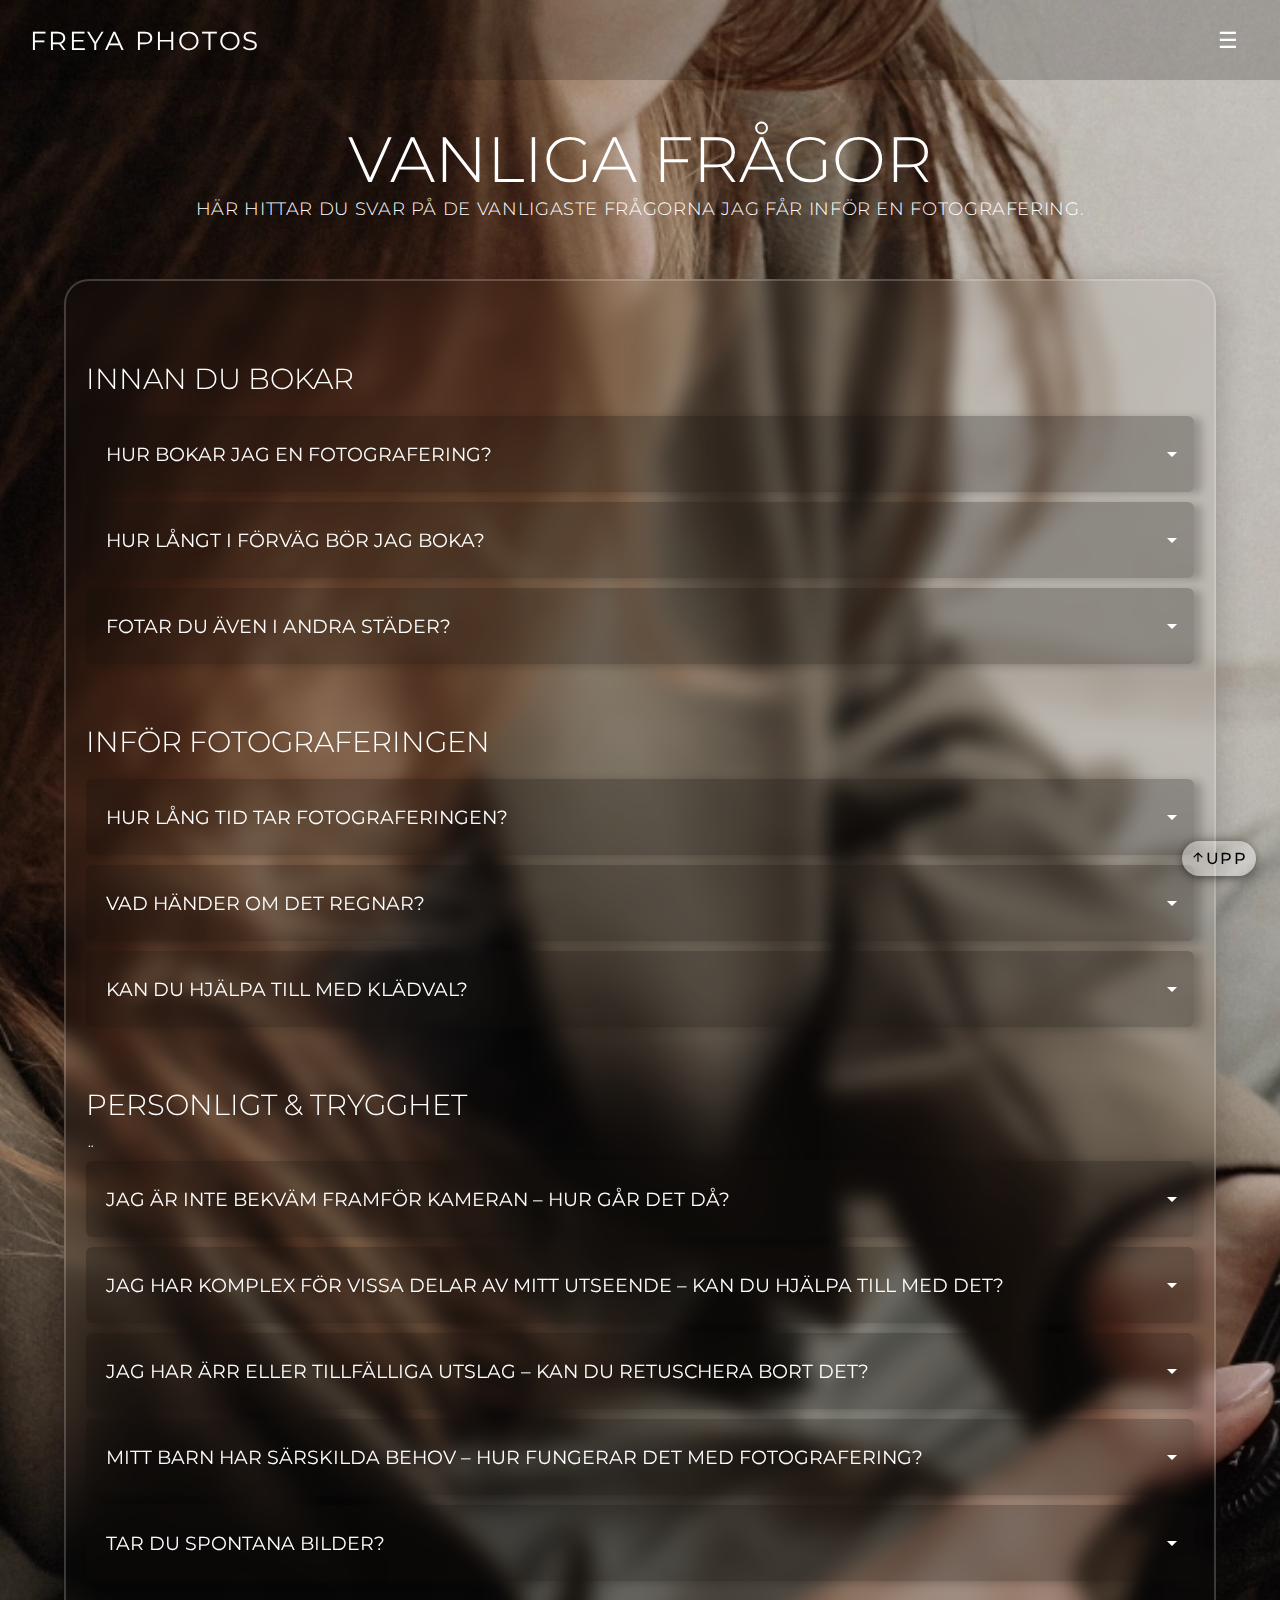
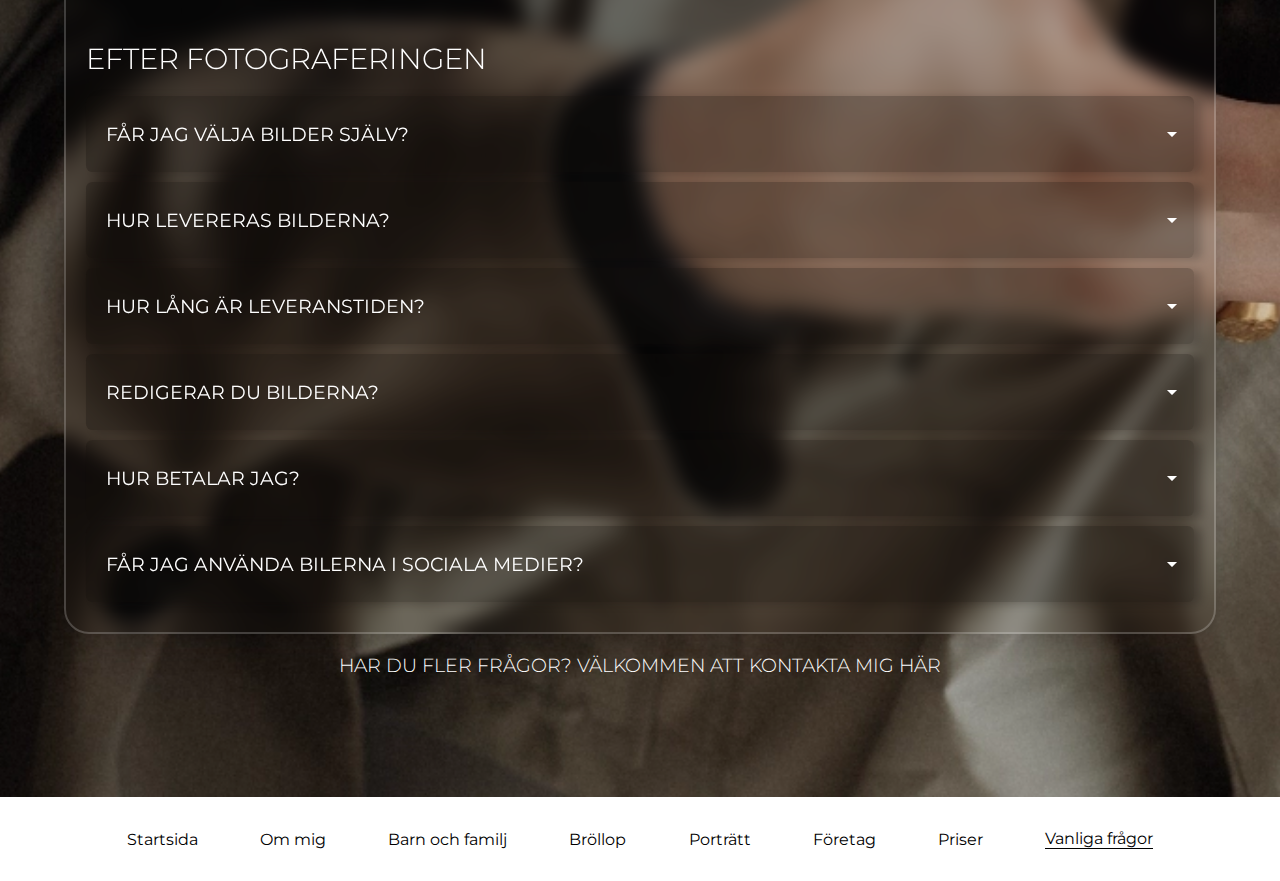
<file: vanliga-fragor.html>
<!DOCTYPE html>
<html lang="sv">
  <head>
    <meta charset="UTF-8">
    <meta name="viewport" content="width=device-width, initial-scale=1.0">
    <!--TITEL-->
    <title>Vanliga frågor - Freya Photos - Fotograf i Stockholm</title>
    <!--SEO BESKRIVNING-->
    <meta name="description" content="Här hittar du svar på de vanligaste frågorna jag får – från hur en fotografering går till, till vad du behöver tänka på inför vår träff. Jag vill att du ska känna dig trygg hela vägen.">
    <!--CSS-->
    <link href="style.css" type="text/css" rel="stylesheet">
    <!--FONTS OCH SYMBOLER-->
    <link rel="preconnect" href="https://fonts.googleapis.com">
    <link rel="preconnect" href="https://fonts.gstatic.com" crossorigin>
    <link href="https://fonts.googleapis.com/css2?family=Ephesis&family=Montserrat:ital,wght@0,100..900;1,100..900&display=swap" rel="stylesheet">
    <link href="https://fonts.googleapis.com/css2?family=Material+Symbols+Outlined" rel="stylesheet">
  </head>
<body>

    <!--HOPPA TILL INNEHÅLL KNAPP/LÄNK-->
    <a href="#main-content" class="skip-link">Hoppa till innehåll</a>

<!-- HEADER START-->
<header>
  <!--LOGGA-->
  <div class="logo-text">
    <!--LÄNK TILL STARTSIDA-->
    <a href="index.html" aria-label="Freya Photos startsida">Freya Photos</a>
  </div>
<!-- HAMBURGERMENY-->
  <input type="checkbox" id="menu-toggle" class="menu-checkbox">

<!-- ÖPPNA / STÄNG KNAPPAR -->   
  <label for="menu-toggle" class="menu-toggle" aria-label="Öppna meny">
    <span class="menu-open" aria-hidden="true">☰</span>
    <span class="menu-close" aria-hidden="true">✖</span>
  </label>

<!-- NAVBAR START -->
<nav class="navbar" aria-label="Huvudmeny">
<a href="index.html">Startsida</a>
<a href="om-mig.html">Om mig</a>

<!-- SUBNAV 1 -->
<div class="subnav">
<button class="subnavbtn" aria-haspopup="true" aria-expanded="false" aria-controls="submenu-foto" tabindex="0">
  Fotograferingar
  <span class="material-symbols-outlined dropdown" aria-hidden="true">arrow_drop_down</span>
</button>
<div class="subnav-content" id="submenu-foto">
  <ul>
    <li><a href="barn-och-familj.html">Barn och familj</a></li>
    <li><a href="brollop.html">Bröllop</a></li>
    <li><a href="portratt.html">Porträtt</a></li>
    <li><a href="foretag.html">Företag</a></li>
  </ul>
</div>
</div>

<!-- SUBNAV 2 -->
  <div class="subnav">
    <button class="subnavbtn" aria-haspopup="true" aria-expanded="false" aria-controls="submenu-info" tabindex="0">
      Info
      <span class="material-symbols-outlined dropdown" aria-hidden="true">arrow_drop_down</span>
    </button>
    <div class="subnav-content" id="submenu-info">
      <ul>
        <li><a href="priser.html">Priser</a></li>
        <li><a href="vanliga-fragor.html" class="active">Vanliga frågor</a></li>
      </ul>
    </div>
  </div>
<!-- NAVBAR-->
  <a href="kontakt-boka.html">Kontakt | Boka</a>
</nav>
<!-- NAV SLUT -->

 <!--BACKGROUND OVERLAY -->
<div class="background-overlay background-overlay-vanliga-fragor" aria-hidden="true"></div>

</header>
<!-- HEADER SLLUT -->
<main id="main-content">  
<!-- INNEHÅLL START -->
<div class="vanliga-fragor">
    <!-- TOP ANKARE -->
    <div id="top"></div>
    <!--RUBRIK-->
    <h1>Vanliga frågor</h1>
    <!--UNDERRUBRIK-->
    <h4 tabindex="0">Här hittar du svar på de vanligaste frågorna jag får inför en fotografering.</h4>
    <!--FAQ-->
    <div class="faq">
      <div class="accordion">
        <!--RUBRIK-->
        <h2>Innan du bokar </h2>
        <!--FRÅGA 1-->
        <div class="accordion-item" id="innanfraga1">
          <a class="accordion-link" href="#innanfraga1">
            Hur bokar jag en fotografering?
            <span class="material-symbols-outlined arrow-down">arrow_drop_down</span>
            <span class="material-symbols-outlined arrow-up">arrow_drop_up</span>
          </a>
          <!--SVAR 1-->
          <div class="answer">
            <p>Via kontaktformuläret som du enklast når genom att klicka på "Boka"-knappen vid den fotografering du är intresserad av eller i navigationsmenyn. Alternativt kan du kontakta mig direkt via e-post.</p>
          </div>
        </div>
<!--FRÅGA 2-->
  <div class="accordion-item" id="innanfraga2">
    <a class="accordion-link" href="#innanfraga2">Hur långt i förväg bör jag boka?
      <span class="material-symbols-outlined arrow-down">
        arrow_drop_down
        </span>
        <span class="material-symbols-outlined arrow-up">
          arrow_drop_up
          </span>
    </a>
    <!--SVAR 2-->
    <div class="answer">
      <p>För bröllop: helst minst 6 månader i förväg. För övriga fotograferingar: minst 2 veckor i förväg.</p>
    </div>
  </div>
<!--FRÅGA 3-->
  <div class="accordion-item" id="innanfraga3">
    <a class="accordion-link" href="#innanfraga3">Fotar du även i andra städer?
      <span class="material-symbols-outlined arrow-down">
        arrow_drop_down
        </span>
        <span class="material-symbols-outlined arrow-up">
          arrow_drop_up
          </span>
    </a>
    <!--SVAR 3-->
    <div class="answer">
      <p>Ja, jag reser gärna! Resekostnad tillkommer.</p>
    </div>
  </div>
<!--RUBRIK-->
  <h2>Inför fotograferingen</h2>
  <!--FRÅGA 1-->
          <div class="accordion-item" id="inforfraga1">
            <a class="accordion-link" href="#inforfraga1">Hur lång tid tar fotograferingen?
              <span class="material-symbols-outlined arrow-down">
                arrow_drop_down
                </span>
                <span class="material-symbols-outlined arrow-up">
                  arrow_drop_up
                  </span>
            </a>
            <!--SVAR 1-->
            <div class="answer">
              <p>Se sidan "Priser" för aktuella paket och information.</p>
            </div>
          </div>
<!--FRÅGA 2-->
          <div class="accordion-item" id="inforfraga2">
            <a class="accordion-link" href="#inforfraga2">Vad händer om det regnar?
              <span class="material-symbols-outlined arrow-down">
                arrow_drop_down
                </span>
                <span class="material-symbols-outlined arrow-up">
                  arrow_drop_up
                  </span>
            </a>
            <!--SVAR 2-->
            <div class="answer">
              <p>Vi har alltid en reservplan! Antingen bokar vi om fotograferingen till ett nytt datum eller så flyttar vi inomhus om det passar. Jag är flexibel och vi hittar en lösning tillsammans.</p>
            </div>
          </div>
<!--FRÅGA 3-->
          <div class="accordion-item" id="inforfraga3">
            <a class="accordion-link" href="#inforfraga3">Kan du hjälpa till med klädval?
              <span class="material-symbols-outlined arrow-down">
                arrow_drop_down
                </span>
                <span class="material-symbols-outlined arrow-up">
                  arrow_drop_up
                  </span>
            </a>
            <!--SVAR 3-->
            <div class="answer">
              <p>Absolut! Tänk neutrala färger och undvik stora logotyper eller mönster. Koordinera gärna färger inom familjen eller paret, men det behöver inte vara exakt matchande. Bekväma kläder du trivs i är alltid bäst! Jag skickar gärna tips innan fotograferingen om du vill.
              </p>
            </div>
          </div>
<!--RUBRIK-->
<h2>Personligt & trygghet</h2>¨
<!--FRÅGA 1-->
          <div class="accordion-item" id="trygghetfraga1">
            <a class="accordion-link" href="#trygghetfraga1">Jag är inte bekväm framför kameran – hur går det då?
              <span class="material-symbols-outlined arrow-down">
                arrow_drop_down
                </span>
                <span class="material-symbols-outlined arrow-up">
                  arrow_drop_up
                  </span>
            </a>
            <!--SVAR 1-->
            <div class="answer">
              <p>Du är inte ensam! Många känner så. Jag guidar dig genom hela fotograferingen och skapar en avslappnad stämning. Vi pratar, skrattar och tar pauser – inget uppstyltat eller konstlat.</p>
            </div>
          </div>
<!--FRÅGA 2-->
          <div class="accordion-item" id="trygghetfraga2">
            <a class="accordion-link" href="#trygghetfraga2">Jag har komplex för vissa delar av mitt utseende – kan du hjälpa till med det?
              <span class="material-symbols-outlined arrow-down">
                arrow_drop_down
                </span>
                <span class="material-symbols-outlined arrow-up">
                  arrow_drop_up
                  </span>
            </a>
            <!--SVAR 2-->
            <div class="answer">
              <p>Ja. Jag arbetar med varsamma vinklar, ljus och redigering som får dig att känna dig fin utan att förändra vem du är.</p>
            </div>
          </div>
<!--FRÅGA 3-->
          <div class="accordion-item" id="trygghetfraga3">
            <a class="accordion-link" href="#trygghetfraga3">Jag har ärr eller tillfälliga utslag – kan du retuschera bort det?
              <span class="material-symbols-outlined arrow-down">
                arrow_drop_down
                </span>
                <span class="material-symbols-outlined arrow-up">
                  arrow_drop_up
                  </span>
            </a>
            <!--SVAR 3-->
            <div class="answer">
              <p>Ja. Jag redigerar bort sådant på förfrågan.</p>
            </div>
          </div>
<!--FRÅGA 4-->
          <div class="accordion-item" id="trygghetfraga4">
            <a class="accordion-link" href="#trygghetfraga4">Mitt barn har särskilda behov – hur fungerar det med fotografering?
              <span class="material-symbols-outlined arrow-down">
                arrow_drop_down
                </span>
                <span class="material-symbols-outlined arrow-up">
                  arrow_drop_up
                  </span>
            </a>
            <!--SVAR 4-->
            <div class="answer">
              <p>Berätta gärna lite i förväg så anpassar vi fotograferingen helt efter ert behov och tempo.</p>
            </div>
          </div>
<!--FRÅGA 5-->
          <div class="accordion-item" id="trygghetfraga5">
            <a class="accordion-link" href="#trygghetfraga5">Tar du spontana bilder?
              <span class="material-symbols-outlined arrow-down">
                arrow_drop_down
                </span>
                <span class="material-symbols-outlined arrow-up">
                  arrow_drop_up
                  </span>
            </a>
            <!--SVAR 5-->
            <div class="answer">
              <p>Ja! Särskilt vid bröllop och familjefotograferingar blandar jag gärna dokumentära bilder med några uppstyrda porträtt. De små ögonblicken brukar ofta bli favoriterna.</p>
            </div>
          </div>
        <!--RUBRIK-->
          <h2>Efter fotograferingen</h2>
          <!--FRÅGA 1-->
          <div class="accordion-item" id="efterfraga1">
            <a class="accordion-link" href="#efterfraga1">Får jag välja bilder själv?
              <span class="material-symbols-outlined arrow-down">
                arrow_drop_down
                </span>
                <span class="material-symbols-outlined arrow-up">
                  arrow_drop_up
                  </span>
            </a>
            <!--SVAR 1-->
            <div class="answer">
              <p>Ja! Du får ett onlinegalleri där du enkelt kan välja ut dina favoriter. Det är smidigt att klicka i dem du vill ha, och om du vill köpa till fler går det direkt via galleriet.</p>
            </div>
          </div>
<!--FRÅGA 2-->
          <div class="accordion-item" id="efterfraga2">
            <a class="accordion-link" href="#efterfraga2">Hur levereras bilderna?
              <span class="material-symbols-outlined arrow-down">
                arrow_drop_down
                </span>
                <span class="material-symbols-outlined arrow-up">
                  arrow_drop_up
                  </span>
            </a>
            <!--SVAR 2-->
            <div class="answer">
              <p>Alla bilder levereras digitalt i både webb- och tryckformat, via ett onlinegalleri eller USB (beroende på paket). Möjlighet till utskrifter och inramningar finns som tillval.</p>
            </div>
          </div>
<!--FRÅGA 3-->
          <div class="accordion-item" id="efterfraga3">
            <a class="accordion-link" href="#efterfraga3">Hur lång är leveranstiden?
              <span class="material-symbols-outlined arrow-down">
                arrow_drop_down
                </span>
                <span class="material-symbols-outlined arrow-up">
                  arrow_drop_up
                  </span>
            </a>
            <!--SVAR 3-->
            <div class="answer">
              <p>Leveranstiden är vanligtvis 1–2 veckor. Om du behöver bilderna snabbare erbjuder jag expressleverans inom 48 timmar för +500 kr.</p>
            </div>
          </div>
<!--FRÅGA 4-->
          <div class="accordion-item" id="efterfraga4">
            <a class="accordion-link" href="#efterfraga4">Redigerar du bilderna?
              <span class="material-symbols-outlined arrow-down">
                arrow_drop_down
                </span>
                <span class="material-symbols-outlined arrow-up">
                  arrow_drop_up
                  </span>
            </a>
            <!--SVAR 4-->
            <div class="answer">
              <p>Ja, alla levererade bilder är noggrant redigerade i min stil. Det innebär färgkorrigering, kontrast, beskärning m.m. Jag gör dock inga kraftiga retuscher om inte det är särskilt önskat.</p>
            </div>
          </div>
<!--FRÅGA 5-->
          <div class="accordion-item" id="efterfraga5">
            <a class="accordion-link" href="#efterfraga5">Hur betalar jag?
              <span class="material-symbols-outlined arrow-down">
                arrow_drop_down
                </span>
                <span class="material-symbols-outlined arrow-up">
                  arrow_drop_up
                  </span>
            </a>
            <!--SVAR 5-->
            <div class="answer">
              <p>Du får faktura via e-post. Betalning sker via Swish eller banköverföring inom 30 dagar.</p>
            </div>
          </div>
<!--FRÅGA 6-->
          <div class="accordion-item" id="efterfraga6">
            <a class="accordion-link" href="#efterfraga6">Får jag använda bilerna i sociala medier?
              <span class="material-symbols-outlined arrow-down">
                arrow_drop_down
                </span>
                <span class="material-symbols-outlined arrow-up">
                  arrow_drop_up
                  </span>
            </a>
            <!--SVAR 6-->
            <div class="answer">
              <p>Absolut – och det gör mig jätteglad! Det enda jag önskar är att du taggar mig som fotograf när det är möjligt.</p>
            </div>
          </div>

        </div>
      </div>
      <br/>
      <!--UNDERRUBRIK-->
        <h3>Har du fler frågor? Välkommen att <a href="kontakt-boka.html" class="kontakta-mig">kontakta mig här</a></h3>

    </div>

  </main>
    <!--FOOTER MED LÄNKAR-->

    <div class="footer-lankar">
      <a href="index.html" id="footer-lank-startsida">Startsida</a>

      <a href="om-mig.html" id="footer-lank-om-mig">Om mig</a>
      
      <a href="barn-och-familj.html" id="footer-lank-barn-och-familj">Barn och familj</a>
    
      <a href="brollop.html" id="footer-lank-brollop">Bröllop</a>
    
      <a href="portratt.html" id="footer-lank-portratt">Porträtt</a>
    
      <a href="foretag.html" id="footer-lank-foretag">Företag</a>
    
      <a href="priser.html" id="footer-lank-priser">Priser</a>
    
      <a href="vanliga-fragor.html" id="footer-lank-vanliga-fragor" class="footer-active">Vanliga frågor</a>
  
    </div>

  <!-- TILL TOPPEN KNAPP -->
  <a href="#top" class="back-to-top" tabindex="0">
    <span class="material-symbols-outlined">
      arrow_upward
      </span>
      Upp
  </a>

</body>
</html>
</file>
<file: style.css>
/* För allt */    
* { 
  margin: 0; /* Ta bort extra marginaler runt element som standard */
  padding: 0; /* Ta bort extra utrymme runt innehållet i element som standard */
  font-family: 'Montserrat', Tahoma, Geneva, sans-serif; /* Typsnitt */
  color: #fff; /* Standardfärg på text */
  text-wrap: balance; /* Balansera text vid radbrytning */
  overflow-wrap: break-word; /* Fallback för ovan */
}
/* För alla element samt deras before/after-pseudoelement */
*,
*::before,
*::after {
  box-sizing: border-box; /* Padding och border ingår i elementets totala storlek */
}

/* För <body> och <html> */
body, html {
  overflow-x: hidden; /* Hindrar horisontell scroll */
  scroll-behavior: smooth; /* Gör scrollningen mjuk */
}

/* #region TEXT */
/* Generella egenskaper för alla rubriker */
h1, h2, h3, h4, h5 {
  text-transform: uppercase; /* Gör all rubriktext till versaler */
  font-weight: 300; /* Tunnare stil för rubriker */
}

/* Storlek på rubriker */
h1 { 
  font-size: 4rem; /* Storlek på text */
}
h2 { 
  font-size: 1.8rem; /* Storlek på text */
}
h3 { 
  font-size: 1.2rem; /* Storlek på text */
}
h4 {
  letter-spacing: 0.04rem; /* Ökat bokstavsavstånd för bättre läsbarhet */
  font-size: 1.1rem; /* Storlek på text */
}

/* Länkar */
a { 
  text-decoration: none; /* Tar bort understrykning på alla länkar */
}

/* Fokusstilar för tillgänglighet */
a:focus-visible,
h1:focus-visible,
h2:focus-visible,
h3:focus-visible,
h4:focus-visible,
h5:focus-visible,
h6:focus-visible,
button:focus-visible
 {
  outline: 2px solid;  /* Tydlig vit kontur för fokus */
  outline-offset: 4px; /* Ger luft mellan konturen och elementet */
  box-shadow: 0 0 5px rgba(255, 255, 255, 0.5);  /* Extra visuell markering med skugga */
}

/* #endregion */


/* #region HEADER */
header {
  position: fixed; /* Headern är på samma plats trots scrollning */
  width: 100%; /* Headern täcker hela bredden */
  height: 80px; /* Höjden på headern */
  display: flex; /* För att kontrollera positionering i headern */
  background-color: #0000002f; /* Transparent bakgrund med mörk nyans */
  justify-content: space-between; /* Mellanrum mellan logga och meny */
  align-items: center; /* Centrera vertikalt */
  padding: 0 30px; /* Innehållets avstånd från kanterna */
  z-index: 9; /* Behåll headern längst fram */
}
/* Text och länkar i headern */
.logo-text a {
  font-size: 1.6rem; /* Storlek på text */
  letter-spacing: 0.11rem; /* Avstånd mellan bokstäver */
  text-transform: uppercase; /* Versaler */
  white-space: nowrap; /* Förhindrar radbrytning */
  cursor: pointer; /* Muspekaren blir pekande hand vid interaktion */
  transition: inherit; /* Ärver transition från överordnade element */
}
/* #endregion */


/* #region NAVIGATIONSMENY */
/* Navigationsfält i headern med horisontellt placerade länkar */
.navbar {
  display: flex; /* För att justera layouten */
  flex-direction: row; /* Placera länkarna i horisontiell rad */
  align-items: flex-end; /* Justerar linjeras nederkant */
  z-index: 10; /* Se till att navbaren inte hamnar bakom andra element */
}
/* Alternativen i menyn */
.navbar a, .subnavbtn {
  background: none; /* Ta bort bakgrund på text */
  border: none; /* Ta bort ram runt knappar */
  font-size: 1.4rem; /* Storlek på text */
  text-transform: uppercase; /* Versaler på all text */
  letter-spacing: 0.11rem; /* Avstånd mellan bokstäver */
  padding: 2px 0; /* Padding på knappar */
  margin-left: 12px; /* Utrymme mellan länkar/knappar */
  cursor: pointer; /* Muspekaren blir pekande hand vid interaktion */
  transition: opacity 0.3s ease, transform 0.3s ease; /* Mjuk övergång till opacity och transformering */
  white-space: nowrap;
}
/* Länkar/alternativ i menyn */
.navbar a {
  float: left; /* Alternativen i undermenyn ligger till vänster */
}
/* Sidan som är aktiv */
nav a.active {
  font-weight: 500; /* Fetare text på aktiva länkar */
  border-bottom: 1px solid #fff; /* En linje under aktiva länkar */
}
/* Fokus och tab-styling för underalternativ i menyn */
.navbar a:focus-visible,
.navbar .subnavbtn:focus-visible {
  outline: 2px solid #ffffff; /* Vit färg för fokusringen */
  background-color: rgba(0, 0, 0, 0.089); /* Lätt bakgrundsfärg vid fokus */
}
/* Styr utseendet på pilikonen bredvid undermenyalternativ */
.subnavbtn .dropdown {
  font-size: 0.7rem; /* Storleken på pilikonen bredvid undermenylänkar */
  margin-left: -6px;  /* Utrymme runt (-flyttar ikonen närmare texten */
}
/* Hover-effekt för huvudmenylänkar och undermenyknappar */
.navbar a:hover,
.subnavbtn:hover {
  transform: scale(1.05); /* Skala upp vid hover */  
  transition: opacity 0.3s ease, transform 0.3s ease; /* Smidig övergång vid skalning och opacitet */
}
/* Vad som händer med övriga alternativ när ett hovras i menyn */
.navbar:hover > a:not(:hover),
.navbar:hover > .subnav:not(:hover) > .subnavbtn {
  opacity: 0.6; /* Minska synligheten på övriga alternativ */
  transform: scale(0.9); /* Skala ner övriga alternativen */
  transition: opacity 0.3s ease, transform 0.3s ease; /* Smidig övergång */
}
/* Undermenyns innehåll */
.subnav-content {
  display: none; /* Alternativen döljs innan interaktion */
  position: absolute; /* Placera undermenyn relativt till sin förälder */
  opacity: 0; /* Osynlig tills den ska visas */
  transition: opacity 0.3s ease, transform 0.3s ease; /* Mjuk övergång för synlighet och rörelse */
}
/* Alternativen i undermenyerna */
.subnav-content li {
  display: block; /* Placera varje alternativ på ny rad */
  list-style: none; /* Ta bort punktmarkeringar */
  font-size: 0.8rem; /* Storlek på text */
  text-align: center; /* Centrera text */
}
/* Hover-effekt för undermenylänkar */
.subnav-content ul > li:hover a {
  transform: scale(1.05); /* Skala upp vid hover */
  transition: transform 0.3s ease; /* Mjuk övergång för uppskalning */
}
/* Vad som händer med övriga alternativ när ett hovras i undermenyn */
.subnav-content ul:hover > li:not(:hover) a {
  opacity: 0.6; /* Minska synligheten på övriga alternativ */
  transform: scale(0.9); /* Skala ner övriga alternativen */
  transition: opacity 0.3s ease, transform 0.3s ease; /* Smidig övergång */
}

/* Undermenyn öppnas när användaren hovrar eller använder tabbtangenten */
.subnav:hover .subnav-content,
.subnav:focus-within .subnav-content {
  display: block; /* Visa undermeny */
  opacity: 1; /* Gör undermenyn fullt synlig */
  transform: translateY(0); /* Flytta ner till ursprunglig plats (för in-animation) */
}

/* MENU TOGGLE */
/* Dölj menyknappen (hamburgermenyn) när skärmen är stor */
.menu-toggle {
  display: none; /* Dölj menyknappen i desktop-läge */
}
/* Menyikonen (hamburgermenyn) */
.menu-open {
  display: inline; /* Visa menyikonen när togglemeny är tillgänglig (mindre skärm) */
}
/* Stängningsikonen (X-ikonen) */
.menu-toggle .menu-close {
  display: none; /* Dölj X-ikonen som standard */
}
.menu-close {
  display: none; /* Dölj stängningsikonen när togglemenyn är stängd */
}
/* Checkbox-elementet som används för att toggla meny */
.menu-checkbox {
  display: none; /* Dölj checkboxen */
}
/* När chekcboxen är ikryssad - menyn öppen */
.menu-checkbox:checked + .menu-toggle .menu-open {
  display: none; /* Dölj menyknappen/hamburgerikonen */
}
.menu-checkbox:checked + .menu-toggle .menu-close {
  display: block; /* Visa stängningsikonen (X) */
}
/* När menyn är öppen */
.menu-checkbox:checked ~ .navbar {
  display: flex; /* Flexbox */
  flex-direction: column; /* Stapla innnehållet vertikalt */  
  position: fixed; /* Positionera menyn fast ovanpå allt annat */  
  width: 100%; /* Ta upp hela skärmens bredd */
  height: 100%; /* Ta upp hela skärmens höjd */
  top: 0; /* Placering från toppen */
  right: 0; /* Placering från höger sida */
  align-items: center; /* Centrera vertikalt */
  padding: 30px 0; /* Avstånd till övre/nedre kanterna */
  z-index: 1000; /* Så att menyn garanterat ligger över allt annat */
}
/* Menyknappen när den får fokus – för tangentbordsanvändare */
.menu-toggle:focus-visible {
  outline: 2px solid #ffffff; /* Vit färg för fokusringen */
  background-color: rgba(0, 0, 0, 0.089); /* Lätt bakgrundsfärg vid fokus */
}
/* Om menyknappen får fokus - menyn öppnas */
.menu-toggle:focus-visible .menu-open {
  display: none; /* Dölj hamburgermenyn */
}
.menu-toggle:focus-visible .menu-close {
  display: block; /* Visa stängningsikonen (X) */
}
/* #endregion */

/* #region HOPPA TILL INNEHÅLL */
/* Hoppa till innehåll-länk (för tillgänglighet) */
.skip-link {
  position: absolute; /* Justera positionen utan att ta hänsyn till andra element */
  top: -40px; /* Avstånd från toppen*/
  left: 2rem; /* Avstånd från vänster sida */
  background-color: #ffffffc0; /* Bakgrundsfärg */
  color: #000; /* Text/länkfärg */
  padding: 0.5rem 1rem; /* Utrymme runt texten */
  z-index: 1000; /* Så att länken är över alla annat */
  border-radius: 3px; /* Mjuka hörn */
  box-shadow: 0 0 5px rgba(0,0,0,0.2); /* Skugga */
  transition: top 0.3s ease; /* Mjuk övergång */
  scroll-margin-block-start: 120px;
}
/* När länken får fokus */
.skip-link:focus {
  top: 6rem; /* Avstånd från toppen */
}
/* #endregion */

/* #region TILLBAKA UPP-KNAPP */
/* Knappen "till toppen" */
.back-to-top {
  position: fixed; /* Fast position även vid scroll */
  display: flex; /* Ligg på rad */
  background-color: #ffffff69; /* Semitransparent vit bakgrund */
  bottom: 1.5rem; /* Position från botten av sidan */
  right: 1.5rem; /* Position från högerkanten */
  padding: 0.5rem; /* Utrymme runt innehållet */
  text-transform: uppercase; /* Gör texten till versaler */
  letter-spacing: 0.11rem; /* Lite extra mellanrum mellan bokstäverna */
  text-align: center; /* Centrera text */
  border-radius: 3rem; /* Rundade hörn */
  font-size: 1rem; /* Storlek på text */
  font-weight: 500; /* Textvikt */
  color: #000; /* Textfärg */
  box-shadow: 0 2px 10px 0 rgba(0, 0, 0, 0.5); /* Liten skugga för att lyfta knappen från bakgrunden */
  z-index: 1000; /* Så att knappen är över alla annat */
  transition: transform 0.3s ease, color .3s ease; /* Mjuk övergång */
}
.back-to-top p {
  color: #000; /* textfärg */
}
/* Utseende för pilen i knappen */
.back-to-top span {
  font-size: 1rem; /* Storlek på text */
  color: #000; /* Färg på pilen */
  transition: .3s ease; /* Mjuk övergång */
}
/* Vid hover */
.back-to-top:hover {
  transform: translateY(-5px); /* Flytta knappen uppåt */
  color: #fff; /* Textfärg */
  transition: .3s ease; /* Mjuk övergång */
}
/* Pilen vid hover */
.back-to-top:hover span {
  color: #fff; /* Ändra färg till vit (ta bort opacitet) */
  transition: .3s ease;
}
/* #endregion */


/* #region SEKTIONER */
/* Sektioner för fotograferingstyper */
.familj-section,
.barn-section,
.gravid-section,
.husdjur-section,
.brollop-section {
  display: flex; /* Använder Flexbox för centrering */
  justify-content: center; /* Centrera innehåll  */
  align-items: center; /* Centrera vertikalt */
  padding: 1rem; /* Inre marginaler */
}
/* Sektioner som innehåller heltäckande bakgrundsbild  */
.priser, 
.vanliga-fragor, 
.kontakt-boka {
  background-repeat: no-repeat; /* Upprepa inte bakgrunden */
  background-position: center; /* Centrera bilden */
  background-size: cover; /* Bilden täcker hela ytan */
  width: auto; /* Automatisk bredd beroende på innehåll */
  min-height: 100vh; /* Minsta höjd är hela skärmen */
}
/* Hero-sektioner */
.index-hero,
.om-mig-hero,
.barn-och-familj-hero, 
.brollop-hero, 
.portratt-hero, 
.foretag-hero {
  height: 100vh; /* Täck hela skärmen */
  display: flex; /* Flexbox */
  flex-direction: column; /* Stapla innnehållet vertikalt */  
  justify-content: center; /* Centrera innehåll  */
  text-align: center; /* Centrera text */
}

/* Info och priser sektion */
.info-och-priser {
  padding: 2rem 6rem; /* Utrymme runt innehåll */
  margin: 0 auto; /* Inget avstånd vertikalt och centrerad horisontellt */
}
.info-text {
  text-align: center; /* Centrera text */
  max-width: 1000px; /* Max bredd */
  margin: 0 auto;  /* Inget avstånd vertikalt och centrerad horisontellt */
}
.paket-rad {
  display: grid; /* Grid layout **/
  grid-template-columns: repeat(auto-fit, minmax(250px, 1fr)); /* Kolumner */
  gap: 1.5rem; /* Avstånd mellan kolumner */
  max-width: 1400px; /* Max bredd */
  margin: 0 auto; /* Inget avstånd vertikalt och centrerad horisontellt */
}
.paket {
  width: 100%; /* Bredd */
  backdrop-filter: blur(10px); /* "Glas-effekt */
  padding: 1.5rem; /* Utrymme runt innehåll */
  padding-bottom: 5rem; /* Utrymme nedtill (ge plats åt tillägg) */
  margin: 2rem auto; /* Avstånd vertikalt och centrerad horisontellt */
  border-radius: 1rem; /* Rundade hörn */
  box-shadow: 0 0 12px rgba(0, 0, 0, 0.185); /* Skugga */
}
.paket hr {
  margin: 1rem auto; /* Avstånd vertikalt och centrerad horisontellt */
  } 

  
/* Rubriker, rubriker och text */
  .info-text h2, .info-text p,.paket h2, .paket h3, .paket ul, .paket li, .paket p, .paket-knapp a {
    color: #000; /* Textfärg */
  }
  .info-text h2 {
    font-size: 2rem;
    margin-top: 2rem;;
  }
  .info-text p {
    line-height: 1.5; /* Radhöjd */
    margin: 1rem 5rem;  /* Avstånd runt element */
  }
   /*Rubriker */
  .paket h2 { 
    font-size: 1.2rem; /* Textstorlek */
    letter-spacing: 0; /* Standard mellanrum mellan bokstäver */
    text-align: center; /* Centrera rubrik */
  }
  .paket h3 { 
    font-size: 1.0rem; /* Textstorlek */
    font-weight: 500; /* Textvikt */
    letter-spacing: 0; /* Standard mellanrum mellan bokstäver */
    text-align: center; /* Centrera rubrik */
  }
  /* Listor */
  .paket ul {
    margin: .2rem;  /* Avstånd runt lista */
    list-style-position: inside; /* Listan ska vara innehållstext */
    text-align: left; /* Text justerad till vänster */
    }
  .paket li {
    padding-bottom: .5rem; /* Utrymme under */
    font-size: 0.9rem; /* Textstorlek */
    color: #000; /* Textfärg */
    list-style-position: outside; /* Samma indrag för alla rader i listpunkten */
    margin-left: 1rem;
  }
  /* Paragrafer */
  .paket p {
    position: absolute; /* Absolut position för justering */
    bottom: 20px; /* Från botten */   
    font-size: 0.7rem; /* Textstorlek */
    font-style: italic; /* kursiv text */
    font-weight: 500; /* Textvikt */
    letter-spacing: 0.02rem; /* Avstånd mellan bokstäver */
  }
.paket-knapp {
  text-align: center; /* Centrera text/länk */
  font-size: 2rem; /* Textstorlek */
  text-transform: uppercase; /* Versaler */
  margin-bottom: 2rem;
}
.paket-knapp:hover {
  transform: scale(1.05);
}
/* #endregion*/


/* #region STARTSIDA */
/* Bakgrundsinställningar i hero */
.index-hero {
  background-image: url("media/hero-index.webp"); /* Bakgrundsbild */
  background-repeat: no-repeat; /* Upprepa inte bakgrunden */
  background-position: center; /* Centrera bilden */
  background-size: cover; /* Bilden täcker hela ytan */
}
/* Inställningar för rubriker i hero */
.index-hero h1, 
.index-hero h2, 
.index-hero h3 {
  margin: 2rem; /* Avstånd runt rubriker */
  font-weight: 300; /* Lätt vikt på texten */
}
/* Bokningsknappen i hero: */
.bokningsknapp a {
  display: inline-block; /* Gör länken till ett block */
  font-weight: 500; /* Medel vikt på texten */
  margin-top: 2rem; /* Utrymme ovanför */
  letter-spacing: 0.07rem; /* Mellanrum mellan bokstäverna  */
  text-transform: uppercase; /* Versaler */
  font-size: 1.2rem; /* Storlek på text */
  cursor: pointer; /* Muspekaren blir pekande hand vid interaktion */
  transition: color 0.3s ease; /* Lägger till en smidig övergång vid hover för färgändring */
}
/* Vid hover */
.bokningsknapp a:hover {
  color: #fff; /* Textfärg */
  transform: scale(1.05); /* Skala upp vid hover */
}

/* Tjänster-sektionen på startsidan */
.index-tjanster {
  background-color: #fff; /* Bakgrundsfärg */
  padding: 0 2rem; /* Inget utrymme vertikalt och utrymme horisontellt */
}
/* Rubriker i tjänster-sektionen */
.index-tjanster h2, 
.index-tjanster h3 {
  color: #000; /* Textfärg */
  margin: 0.2em auto; /* Avstånd vertikalt och centrerad horisontellt */
  text-align: center; /* Centrera text */
}
.index-presentation {
  padding: 2rem; 
  text-align: center;
}
/* Rubrik */
.index-presentation h1 {
  font-size: 3rem;
  margin-bottom: 2rem;
  color: #000;
}
/* Text */
.index-presentation p {
  color: #000; /* Textfärg */
  font-size: 1.2rem; /* Textstorlek */
  letter-spacing: 0.05rem; /* Avstånd mellan bokstäverna */
  line-height: 2; /* Radhöjd */
  margin: 2rem; /* Avstånd runt text */
}
/*CTA knapp */
.kontakt-boka-knapp {
  margin: 2rem; /* Avstånd runt knapp */
}
/* CTA länk */
.kontakt-boka-knapp a {
  color: #000; /* Textfärg */
  font-size: 1.6rem; /* Tesxtstorlek */
  font-weight: 400; /* Textvikt */
  text-transform: uppercase; /* Versaler */
}
/* Vid hover */
.kontakt-boka-knapp:hover {
transform: scale(1.02); /* Skala upp */
}
/* Foto-presentation-sektionen */
.foto-presentation {
  display: flex; /* Flexbox för att ordna elementen */
  flex-direction: row; /* Placera bilderna i horisontiell rad */
  gap: 1.5rem; /* Avstånd mellan bilderna */
  padding: 2rem 0; /* Utrymme runt bilderna */
  justify-content: center; /* Centrera innehåll  */ 
  max-width: 100%; /* Se till att bilderna inte överskrider bredden */
  align-items: flex-start; /* För att kontrollera placeringen av texten på bilderna */
}
/* Elementet som bilderna ligger i i foto-presentation-sektionen: */
.foto-presentation-kort {
  position: relative; /* Gör det möjligt att placera text ovanpå bilden */
  display: flex; /* Flexbox-layout för att organisera innehållet */
  max-width: 600px; /* Begränsa bredden på varje kort */
  height: auto; /* Höjden anpassar sig efter innehållet */
  flex-shrink: 1; /* Tillåt att elementen krymper */
  flex-grow: 0; /* Hindra att korten blir större än sin naturliga storlek */
}
/* Bilder i foto-presentation-sektionen */
.foto-presentation-kort img {
  width: 100%; /* Se till att bilden täcker hela utrymmet i sitt kort */
  height: auto; /* Bibehåll bildens proportioner */
  object-fit: contain; /* Hela bilden syns utan att beskäras */
  max-height: 50vh; /* Bildens största höjd */
  border-radius: 1rem; /* Rundade hörn */
  box-shadow: 0 0 12px rgba(0, 0, 0, 0.185); /* Skugga */
}
/* Text på bilder i foto-presentation */
.foto-presentation-kort h3 {
  position: absolute; /* Gör att texten placeras ovanpå bilden */
  bottom: 10%; /* Placera texten nära botten av bilden */
  width: 100%; /* Texten ska täcka hela bredden av bilden */
  padding: 0.5rem; /* Utrymme för texten */
  color: #fff; /* Textfärg */
  backdrop-filter: blur(10px); /* "Glas-effekt" */
  box-shadow: 0 8px 32px 0 rgba(0, 0, 0, 0.5); /* Skugga */
  font-size: 2rem; /* Storlek på text */
  font-weight: 500; /* Text vikt */
  z-index: 2; /* Se till att texten placeras ovanpå bilden */
}
/* Länk i foto-presentation (texten på/i biderna) */
.foto-presentation a {
  text-decoration: none; /* Ta bort understrykning */
}
/* Vid hover */
.foto-presentation-kort:hover {
  transform: scale(1.05); /* Skala upp vid hover */
}
/* Linje - separator över och under citaten */
.index-tjanster hr {
  border: 0; /* Ta bort standard border */
  border-top: 1px solid #000; /* Skapa en tunn linje */
  margin: 1rem auto;  /* Avstånd vertikalt och centrerad horisontellt */
  height: 1px; /* Tunn linje */
}
/* #region KUNDCITAT */
.kundcitat hr, 
.kundcitat-brollop hr, 
.kundcitat-portratt hr, 
.kundcitat-foretag hr {
    display: none;
  }
.kunder, 
.kunder-brollop, 
.kunder-portratt, 
.kunder-foretag {
  background-color: #fff; /* Bakgrundsfärg */
  align-items: center; /* Centrera vertikalt */
  text-align: center;
}
/* Rubriker till kundcitaten */
.kunder h2, 
.kunder-brollop h2, 
.kunder-portratt h2 {
  font-family: 'ephesis', 'Montserrat', Tahoma, Geneva, sans-serif; /* Typsnitt */
  text-transform: none; /* Inte bara versaler */
  font-size: 3rem; /* Storlek på text */
  color: #000; /* Textfärg */
}
.kunder h3, 
.kunder-brollop h3, 
.kunder-portratt h3 {
  font-size: 1rem; /* Storlek på text */
  color: #000; /* Textfärg */
}
/* Stjärnorna i citaten */
.kundcitat h4, 
.kundcitat-brollop h4, 
.kundcitat-portratt h4, 
.kundcitat-foretag h4 {
  display: flex; /* Flexbox */
  justify-content: center; /* Centrera innehåll  */
  color: #000; /* Färg */
  font-size: 1.2rem;
  margin: .3rem;  /* Avstånd runt stjärnor */
}
/* Citatens gemensamma låda */
.kundcitat, 
.kundcitat-brollop, 
.kundcitat-portratt, 
.kundcitat-foretag {
  display: flex; /* Flexbox */
  flex-direction: row; /* Placera på rad */
  gap: 1rem; /* Mellanrum mellan citat */
  align-items: stretch; /* Alla artiklar lika höga */
  justify-content: center; /* Centrera innehåll  */
}
/* Citatens enskilda "låda" */
.kundcitat article, 
.kundcitat-brollop article, 
.kundcitat-portratt article,
.kundcitat-foretag article {
  display: flex; /* Flexbox */
  flex-direction: column; /* Stapla */
  flex: 1; /* Alla lika breda */
  justify-content: space-between; /* Utrymme mellan innehåll */
  padding: 1rem; /* Utrymme runt innehåll */
  min-height: 100px; /* Garantera tillräcklig höjd */
}
/* Själva citatet */
.kundcitat p, 
.kundcitat-brollop p, 
.kundcitat-portratt p,
.kundcitat-foretag p {
  flex-grow: 1; /* Tillåt att växa */
  color: #000; /* Textfärg */
  font-size: 1rem; /* Textstorlek */
  line-height: 1.5; /* Radhöjd */
  padding: 0.5rem;
}
/* Kundens namn/id längst ner */
.kund-id, 
.kund-id-brollop,
.kund-id-portratt,
.kund-id-foretag {
  font-family: 'ephesis', 'Montserrat', Tahoma, Geneva, sans-serif;
  font-size: 1.4rem; /* Textstorlek */
  font-weight: 500; /* Textvikt */
  color: #000; /* Textfärg */
  margin-top: auto; /* Tryck ner till botten */
}
/* #endregion */

/* #region OM MIG */
/* Om mig hero */
.om-mig-hero {
  background-image: url("media/freya.webp"); /* Bakgrundsbild */
  background-repeat: no-repeat; /* Upprepa inte bakgrunden */
  background-position: center; /* Centrera bilden */
  background-size: cover; /* Bilden täcker hela ytan */
}
.om-mig-hero h1:hover {
  transform: scale(1.05);
}
/* Om-mig-presentation-sektionen */
.om-mig-presentation {
  display: flex; /* Flexbox */
  flex-direction: column; /* Stapla innnehållet vertikalt */
  background-image: url("media/om-mig-bg.webp"); /* Bakgrundsbild */
  background-repeat: no-repeat; /* Upprepa inte bakgrunden */
  background-position: center; /* Centrera bilden */
  background-size: cover; /* Bilden täcker hela ytan */
  min-height: 100vh; /* Minsta höjd på sektionen */
  padding: 80px 20px; /* Utrymme runt innehållet */
  justify-content: center; /* Centrera innehåll  */
}

.presentation-kolumner {
  display: flex; /* Flexbox */
  flex-wrap: wrap; /* För responsiv layout */
  align-items: stretch; /* Sträcker kolumner till samma höjd */
  gap: 1rem; /* Avstånd mellan kolmuner */
  backdrop-filter: blur(10px); /* "Glas-effekt */
  box-shadow: 0 8px 32px rgba(0, 0, 0, 0.5); /* Skugga */
  padding: 1rem; /* Utrymme runt innehållet/texten */
  border-radius: 0.75rem; /* Rundade hörn */
}
/* Om mig rubrik */
.om-mig-presentation h2 {
  font-family: 'Ephesis', 'Montserrat', Tahoma, Geneva, sans-serif; /* Typsnitt */
  font-size: 3rem; /* Storlek på text */
  text-transform: none; /* Inte bara versaler */
  text-align: center; /* Centrera text */
  color: #fff; /* Färg på text */
  margin-bottom: 2rem; /* Utrymme under */
}
/* Kolumner i presentation-sektionen */
.presentation-kolumn {
  display: flex; /* Flexbox */
  flex-direction: column; /* Stapla innnehållet vertikalt */  
  flex: 1; /* Tillåt att växa och krympa */
  padding: 1rem; /* Utrymme runt innehållet */
  min-width: 280px; /* Minsta bredd på kolumn */
  justify-content: center; /* Centrera innehåll  */
  gap: 1rem; /* Avstånd mellan textblock */
}
/* Inställningar för text i presentation-kolumner */
.presentation-1 p,
.presentation-2 p {
  font-size: 1rem; /* Textstorlek */
  line-height: 1.6; /* Radavstånd */
  text-align: center; /* Centrera text */
  margin: 0.8em auto; /* Avstånd vertikalt och centrerad horisontellt */
}
/* Linjen mellan kolumnerna */
.separator {
  width: 1px; /* Tjocklek */
  background-color: rgba(255, 255, 255, 0.2); /* Färg på linje */
  margin: 1em 0; /* Avstånd vertikalt, inget horisontellt*/
}
/* "Hör av dig"-sektionen */
.horavdig {
  text-align: center; /* Centrera text */
  margin: 0; /* Inget avstånd runt */
  color: #000; /* Textfärg */
}
.horavdig h2 {
  margin: 0; /* Inget avstånd runt */
}
.horavdig a {
  display: inline-block; /* Klickbar länk */
  font-size: 1.2rem; /* Storlek på text */
  text-transform: uppercase; /* Versaler */
  letter-spacing: 0.07rem; /* Avstånd mellan bokstäver */
  cursor: pointer; /* Muspekaren blir pekande hand vid interaktion */
  transition: transform 0.3s ease, text-shadow 0.3s ease; /* Mjuk övergång vid hover */
}
/* Vid hover */
.horavdig a:hover {
  transform: scale(1.05); /* Skala upp vid hover */
  text-shadow: 0 0 5px rgba(255, 255, 255, 0.4); /* Skugga på text */
}
/* #endregion */


/* #region BARN OCH FAMILJ */
/* Bakgrundsinställningar i hero */
.barn-och-familj-hero {
  background-image: url("media/hero-familj.webp"); /* Bakgrundsbild */
  background-repeat: no-repeat; /* Upprepa inte bakgrunden */
  background-position: center; /* Centrera bilden */
  background-size: cover; /* Bilden täcker hela ytan */
}
/* Innehållet i varje sektion */
.content-wrapper {
  display: flex; /* Flexbox */
  flex-direction: row; /* Placera innehåll i horisontiell rad */
  max-width: 1600px; /* Max bredd */
  padding: 2rem; /* Utrymme runt innehållet */
}
/* Sektionerna ligger varannan och innehållet byter plats */
.familj-section .content-wrapper,
.gravid-section .content-wrapper {
  flex-direction: row; /* Placera innehåll i horisontiell rad */
}
.barn-section .content-wrapper,
.husdjur-section .content-wrapper {
  flex-direction: row-reverse; /* Placera innehållet i horisontiell rad "baklänges */
}
/* Inre innehåll - två kolumner */
.content {
  display: flex; /* Flexbox */
  flex-direction: column; /* Stapla innnehållet vertikalt */
  justify-content: center; /* Centrera innehåll  */
  margin: 2rem; /* Avstånd runt */
}
.content.left {
  align-items: flex-end; /* Placera text längst höger */
}
.content.right {
  align-items: flex-start; /* Placera text längst vänster */
}
/* Bilderna */
.content img {
  display: block; /* Ta upp hela utrymmet */
  border-radius: 12px; /* Rundade hörn */
  object-fit: contain; /* Beskär inte */
  max-width: 100%; /* Max bredd */
  max-height: 90vh; /* Max höjd */
  box-shadow: 0 0 12px rgba(0, 0, 0, 0.185); /* Skugga */
}
/* Textinnehåll */
.content h3 {
  font-size: 2rem; /* Storlek på text */
  color: #000; /* Färg på text */
}
.content p {
  font-size: 1.1rem; /* Storlek på text */
  line-height: 1.6; /* Radavstånd */
  max-width: 40ch; /* Max radlängd */
  color: #000; /* Färg på text */
  text-align: right; /* Text till höger */
  margin-top: 1em; /* Avstånd upptill */
}
.content.right p {
  text-align: left; /* Text till vänster */
}
.content a {
color: #000; /* Färg på länk */
}
/* Boka knapp */
.las-mer {
  margin-top: 3rem; /* Utrymme ovanför */
  text-transform: uppercase; /* Versaler */
  font-size: 1.2rem; /* Textstorlek */  
  font-weight: 500; /* Tjocklek på text */
  border-bottom: solid 1px #000; /* Linje under knappen */
}
/* Boka knapp vid hover */
.las-mer:hover {
  transform: scale(1.02); /* Skala upp vid hover */
  }
/* #endregion */


/* #region BRÖLLOP */
.brollop-hero {
  background-image: url("media/hero-brollop.webp"); /* Bakgrundsbild */
  background-repeat: no-repeat; /* Upprepa inte bakgrunden */
  background-position: center; /* Centrera bilden */
  background-size: cover; /* Bilden täcker hela ytan */
  height: 100vh; /* Full höjd för varje sektion */
}
/* Bröllop-presentation-sektion */
.brollop-presentation {
  text-align: center; /* Centrera text */
  margin: 2%; /* Avstånd runt */
  line-height: 1.5; /* Radavstånd */
  padding: 2rem; /* Utrymme runt innehållet */
  padding-bottom: 0; /* Ta bort utrymme nedtill */
}
/* Text i bröllopssektionerna */
.brollop-presentation p {
  margin: 1rem; /* Avstånd runt text */
}
.brollop-presentation-kontakt-button {
  display: inline-block; /* Gör den flexibel för att centrera innehållet */
  background-color: #000;
  text-transform: uppercase;
  padding: 0.5rem 1rem;
  font-size: 1rem; /* Storlek på text */
  cursor: pointer; /* Muspekaren blir pekande hand vid interaktion */
  transition: background-color 0.3s ease; /* Mjuk övergång */
  text-decoration: none; /* Ta bort understrykning */
  align-items: center; /* Justera innehållet i mitten */
  justify-content: center; /* Centrerar innehållet horisontellt */
}
/* Skicka förfrågan-länk hover */
.brollop-presentation-kontakt-button:hover {
  background-color: #000000b9; /* Bakgrundsfärg */
  transform: scale(1.02); /* Skala upp */
}
.kontakt-boka-knapp a:focus-visible,
.foto-presentation a:focus-visible,
.las-mer a:focus-visible,
.boka-brollop a:focus-visible, 
.brollop-presentation-kontakt-button:focus-visible, 
.brollop-kontakt-form button:focus-visible,
.portratt-presentation a:focus-visible {
  outline: 4px solid #000;
  outline-offset: 4px;      
}
/* Linjerna ovanför och under citaten texten */
.brollop hr {
  margin-top: 2rem;
}
/* Egenskaper för rubriker, text och länk */
.brollop h3, .brollop h4,.brollop em, .brollop p, .brollop-section a, .brollop strong {
  color: #000; /* Textfärg */
}
/* Innehållet i bröllop-sektionerna */
.brollop-section .content-wrapper {
  flex-direction: row; /* Placera innehåll i horisontiell rad */
  padding: 0; /* Ta bort padding */
}
.brollop-section:nth-of-type(even) .content-wrapper {
  flex-direction: row-reverse; /* Placera innehållet i horisontiell rad "baklänges */
}
/* Länk till bokningsförfrågan */
.boka-brollop {
  margin-top: 1rem; /* Utrymme ovanför */
  text-transform: uppercase; /* Versaler */
  font-size: 1.2rem; /* Textstorlek */  
  font-weight: 500; /* Tjocklek på text */
  border-bottom: solid 1px #000;
}
/* Länk till bokningsförfrågan vid hover */
.boka-brollop:hover {
  transform: scale(1.02); /* Skala upp vid hover */
}
/* Bröllopsförfrågan formulär */
.brollop-forfragan {
  padding: 0; /* Inget avstånd till innehåll (bakgrundsbild) */
}
/* Bakgrundsbild formulär */
.forfragan-bg {
background-image: url("media/forfragan-bg.webp"); /* Bakgrundsbild */
background-repeat: no-repeat; /* Upprepa inte bakgrunden */
background-position: center; /* Centrera bilden */
background-size: cover; /* Bilden täcker hela ytan */
padding: 60px 4%; /* Avstånd till innehåll */
}
/* Formulär */
.brollop-kontakt-form {
  display: flex;
  flex-direction: column;
  align-items: center;
  width: 100%; /* Bredd */
  min-height: 90vh; /* Minsta bredd */
  max-width: 800px; /* Max-bredd */
  margin: 0 auto; /* Inget utrymme vertikalt och centrerad horisontellt */
  padding: 1.5rem; /* Avstånd till innehåll */
  background-color: rgba(255, 255, 255, 0.772); /* Bakgrundsfärg */
  border-radius: 10px; /* Rundade hörn */
  box-shadow: 0 4px 10px rgba(0,0,0,0.1); /* Skugga */
}
/* Rubriker, labels, input och textarea i formulär */
.brollop-kontakt-form h2,
.brollop-kontakt-form h4,
.brollop-kontakt-form label,
.brollop-kontakt-form input,
.brollop-kontakt-form textarea {
  color: #000; /* Textfärg */
  text-align: center; /* Centrera text */
}
.brollop-kontakt-form h2 {
  font-size: 3rem; /* Textstorlek */
  margin-bottom: 2rem; /* Utrymme under */
}
.brollop-kontakt-form h4 {
  text-transform: none; /* Inte bara versaler */
  margin-bottom: 2rem; /* Utrymme under text */
}
.brollop-kontakt-form .form-grupp {
  margin-bottom: 1.5rem; /* Utrymme under */
  width: 60%; /* Bredd */
}
.brollop-kontakt-form label {
  display: block; /* Visa som en block-element */
  margin-bottom: 0.5rem; /* Utrymme under */
  color: #000; /* Textfärg */
  font-weight: 500; /* Tjocklek text */
  text-transform: uppercase; /* Versaler */
  font-size: 1rem; /* Textstorlek */
}
.brollop-kontakt-form input,
.brollop-kontakt-form textarea {
  width: 100%; /* Bredd */
  margin-bottom: 1.5rem; /* Utrymme under */
  padding: 0.8rem 0; /* Avstånd till innehåll */
  background-color: transparent; /* Ta bort bakgrundsfärg */
  border: none; /* Ta bort standardram */
  border-bottom: 0.1em solid #00000041; /* Streck i underkant */
  font-size: 0.8rem; /* Texststorlek */
  outline: none; /* Ta bort outline */
  transition: border-color 0.3s; /* Mjuk övergång */
}
.brollop-kontakt-form textarea {
  resize: none; /* Tillåt inte förstoring av textarea */
}
/* Placeholder */
.brollop-kontakt-form input::placeholder,
.brollop-kontakt-form textarea::placeholder {
  color: #0000008c; /* Färg på placeholder */
}
/* Vid fokus */
.brollop-kontakt-form input:focus-visible,
.brollop-kontakt-form textarea:focus-visible {
  border: 2px solid #000; /* Starkare färg på linje i underkant vid fokus */
}
/* Skicka förfrågan-knapp */
.brollop-kontakt-form button {
  display: flex;
  background-color: #000;
  color: #fff;
  text-transform: uppercase;
  border: none;
  padding: 0.5rem 1rem;
  font-size: 1rem; /* Storlek på text */
  cursor: pointer; /* Muspekaren blir pekande hand vid interaktion */
  transition: background-color 0.3s ease; /* Mjuk övergång */
  margin: 2rem auto;  /* Avstånd vertikalt och centrerad horisontiellt */
}
/* Skicka förfrågan-knapp hover */
.brollop-kontakt-form button:hover {
  background-color: #000000b9; /* Bakgrundsfärg */
  transform: scale(1.02); /* Skala upp */
}
/* #endregion */


/* #region PORTRÄTT */
.portratt-hero {
  background-image: url("media/hero-portratt.webp"); /* Bakgrundsbild */
  background-repeat: no-repeat; /* Upprepa inte bakgrunden */
  background-position: center; /* Centrera bilden */
  background-size: cover; /* Bilden täcker hela ytan */
}
.portratt-presentation {
  background-color: #ffffff; /* Bakgrundsfärg */
  display: grid; /* Använd grid för layout */
  grid-template-columns: 1fr; /* En kolumn */
  grid-template-rows: auto auto auto auto; /* Storlek på raderna */
  margin-top: 2rem; /* Utrymme ovanför */
}
.boka-portratt-knapp {
  background-color: #665850;
  color: #fff;
  font-size: 1.1rem; /* Storlek på text */
  text-align: center; /* Centrera text */
  padding: 1rem;
  text-transform: uppercase;
  margin: 1rem 0 0 0; /* Utrymme ovanför */
}
.boka-portratt-knapp:hover {
  background-color: #665850d8;
  transform: scale(1.02); /* Skala upp vid hover */
}
.portratt-galleri {
  display: flex; /* Flexbox för att ordna elementen */
  flex-direction: row; /* Placera bilderna i horisontiell rad */
  gap: 1rem; /* Avstånd mellan bilderna */
  padding: 1rem; /* Padding runt bilderna */
  justify-content: center; /* Centrera innehåll  */
  max-width: 100%; /* Se till att bilderna inte överskrider bredden */
}
.portratt-presentation-kort {
  position: relative; /* Positionera elementet relativt */
  align-items: center; /* Centrera vertikalt */
  max-width: 400px; /* Max bredd */
  width: fit-content; /* Anpassa storlek till innehållet */
  height: auto; /* Automatisk höjd */
  flex-shrink: 1; /* Tillåt att krympa */
}
.portratt-presentation-kort img {
  display: block; /* Visa bild som block */
  width: 100%; /* Full bredd */
  height: auto; /* Automatisk höjd */
  object-fit: contain; /* Fyller hela ytan, beskär om det behövs */
  max-height: 50vh; /* Högsta höjd för bilderna */
  border-radius: 1rem; /* Rundade hörn */
  backdrop-filter: blur(10px); /* "Glas-effekt */
  box-shadow: 0 0 12px rgba(0, 0, 0, 0.185); /* Skugga */
}
/* Rubriker & text */
.portratt-info h3 {
  font-size: 2rem; /* Storlek på text */
  text-align: center; /* Centrera text */
  color: #000; /* Textfärg */
  margin: 2rem; /* Ta bort utrymme runt om */
}
.portratt-info p {
  font-size: 1rem; /* Storlek på text */
  margin: 2rem; /* Utrymme under */
  text-align: center; /* Centrera text */
  color: #000; /* Textfärg */
}
/* #endregion */


/* #region FÖRETAG */
.foretag-hero {
  background-image: url("media/hero-foretag.webp");
  background-repeat: no-repeat;
  background-size: cover;
  background-position: center center;
  height: 100vh; /* Full höjd för varje sektion */
}
.foretag-presentation {
  display: flex; /* Flexbox */
  flex-direction: column; /* Stapla innehåll */
  text-align: center; /* Centrera text */
  margin: 2%; /* Avstånd runt */
  line-height: 1.5; /* Radavstånd */
  padding: 2rem; /* Utrymme runt innehållet */
  padding-bottom: 0; /* Ta bort utrymme nedtill */
}
.foretag-presentation h1,
.foretag-presentation h2, 
.foretag-presentation p {
  color: #000;
  margin: 1rem auto;
  max-width: 1200px;
}
.foretag-presentation h1 {
  font-size: 3rem;
} 
.foretag-presentation h5 {
  color: #000;
  font-size: 1rem;
  text-transform: none;
  font-weight: 500;
  margin-bottom: 1.5em;
}
.foretag article {
  padding: 0;
} 

/*Slider */
.slider-section {
  padding: 2rem;
  padding-top: 0;
}
.slider-wrapper {
  position: relative;
  max-width: 48rem;
  margin: 0 auto;
}
.slider {
  display: flex; /* Flexbox */
  aspect-ratio: 16 / 9; /* Bilddimension */
  overflow-x: auto; /* Tillåt scrolling på x-axel */
  scroll-snap-type: x mandatory; /* Scrolla en bild i taget */
  scroll-behavior: smooth; /* Scrolla mjukt */
  box-shadow: 0 8px 32px 0 rgba(0, 0, 0, 0.5); /* Skugga */
  border-radius: .5rem; /* Rundade hörn */
}
.slider::-webkit-scrollbar {
  display: none; /* Safari and Chrome */
}
.slider img {
  flex: 1 0 100%;
  scroll-snap-align: start;
  object-fit: cover;
}
/* Nav med prickar */
.slider-nav {
  display: flex;
  column-gap: 1rem;
  position: absolute; /* Placera utan hänsyn till andra element */
  bottom: 1.25rem; /* Juster från botten */
  left: 50%; /* Justera från vänster */
  transform: translateX(-50%); /* Garantera centrering */
  z-index: 1; /* Håll över bilder */
}
/* Prickarnas utseende */
.slider-nav a {
  width: .7rem;
  height: .7rem;
  border-radius: 50%; /* Rundade hörn (cirklar) */
  background-color: #fff;
  opacity: 0.75;
  transition: opacity ease 250ms;
}
/* Prickar vid hover */
.slider-nav a:hover {
  opacity: 1; /* Gör fullt synliga */
}

/* #endregion */


/* #region PRISER */
.priser {
  display: flex; /* Aktivera flexbox */
  flex-direction: column;
  background-image: url("media/bg-priser.webp");
  background-size: cover; /* Bilden täcker hela ytan */
  justify-content: center; /* Centrera innehåll  */
  text-align: center; /* Centrera text */
  padding: 120px 2rem; /* Avstånd till förälder */
}
/* Grid för prislådorna */
.grid-priser {
  display: grid; /* Grid */
  grid-template-columns: 1fr 1fr 1fr; /* Tre kolumner */
  gap: 2rem; /* Avstånd mellan lådor */
  height: 100%; /* Höjd */
  max-width: 100%; /* Maxbredd */
  margin: auto; /* Centrera */
  margin-top: 38px; /* Utrymme ovanför */
  }
  /* Varje prislåda */
.service {
  position: relative; /* Relativ till sin förälder */
  padding: 20px; /* Utrymme runt innehåller */
  padding-bottom: 100px; /* Utrymme nedtill (ge plats åt knapp) */
  border: 2px solid rgba(255, 255, 255, 0.2); /* Ram */
  backdrop-filter: blur(10px); /* "Glas-effekt */
  border-radius: 25px; /* Rundade hörn */
  box-shadow: 0 8px 32px 0 rgba(0, 0, 0, 0.5); /* Skugga */
  }
  /* Linje */
.priser hr {
  margin-top: 1rem; /* Utrymme ovanför */
  } 
  /* Listor */
.priser ul {
  margin: 20px;  /* Avstånd runt lista */
  list-style-position: inside; /* Listan ska vara innehållstext */
  text-align: left; /* Text justerad till vänster */ 
}
.priser li {
  padding-bottom: 10px; /* Utrymme under */
  font-size: 0.9rem; /* Textstorlek */
  list-style-position: outside; /* Samma indrag för alla rader i listpunkten */
  margin-left: .5rem;
}
  /* Rubriker */
.priser h1 {
  font-size: 4.1rem; /* Textstorlek */
  }
.priser h2 {
  font-size: 1.2rem; /* Textstorlek */
  margin-bottom: 20px; /* Utrymme under */
  }
.priser h3 { 
  font-size: 1.0rem; /* Textstorlek */
  letter-spacing: 0; /* Standard mellanrum mellan bokstäver */
  }
  /* Paragrafer */
.priser p {
  font-size: 0.8rem; /* Storlek på text */
  font-style: italic; /* kursiv text */
  padding-bottom: 20px; /* Utrymme under */
  }
  /* Knappars egenskaper */
.boka-knapp, .vanliga-fragor-knapp {
  position: absolute; /* Absolut position för justering */
  bottom: 20px; /* Från botten */
  transform: translateX(-50%); /* Flytta till vänster */
  width: 90%; /* Bredd av föräldraelement */
  display: inline-block; /* Gör klikckbar */
  text-align: center; /* Centrera text */
  text-transform: uppercase; /* Versaler */
  background-color: #120e0c8f; /* bakgrundsfärg */
  border-radius: 3rem; /* Rundade hörn */
  padding: 20px 0; /* Avstånd vertikalt */
  letter-spacing: 0.07rem; /* Avstånd mellan bokstäver */
  transition: .3s ease; /* Mjuk övergång */
  }
  /* Knappar vid hover */
.boka-knapp:hover, .vanliga-fragor-knapp:hover{
  background-color: #120e0c9a; /* bakgrundsfärg */
  cursor: pointer; /* Muspekaren blir pekande hand vid interaktion */
  }
/* #endregion */


/* #region VANLIGA FRÅGOR */
.vanliga-fragor {
  display: flex; /* Aktivera flexbox */
  flex-direction: column;
  background-image: url('media/bg-vanliga-fragor.webp');
  background-size: cover; /* Bilden täcker hela ytan */
  align-items: center; /* Centrera vertikalt */
  padding: 120px 0; /* Avstånd till förälder */
}
/* Rubrik */
.vanliga-fragor h4 {
  text-align: center; /* Centrera text */
}
.faq {
  width: 90%;
  max-width: 80rem;
  margin-top: 60px; /* Utrymme ovanför */
  padding: 20px;
  border: 2px solid rgba(255, 255, 255, 0.2); /* Ram */
  backdrop-filter: blur(10px); /* "Glas-effekt */
  border-radius: 25px; /* Rundade hörn */
  box-shadow: 0 8px 32px 0 #120e0c3a; /* Skugga */
}
.accordion-item {
  background-color: #120e0c46;
  border-radius: .4rem; /* Rundade hörn */
  margin-bottom: 10px; /* Utrymme under */
  padding-left: 20px;
  box-shadow: .5rem 2px .5rem #120e0c3a;
}
.accordion-link {
  display: flex; /* För att flexibelt styra element */
  align-items: center; /* Centrera vertikalt */
  justify-content: space-between; /* Mellanrum mellan olika delar i element */
  font-size: 1.2rem; /* Textstorlek */
  text-decoration: none; /* Ingen understrykning (länk)*/
  text-transform: uppercase; /* Versaler */
  width: 100%; /* Full bredd */
  padding: 1rem 0; /* Avstånd till kant */
}
.accordion h2 {
  margin: 60px 0 20px 0; /* Avstånd vertikalt och centrera horisontiellt */
}
.accordion span {
  color: #ffffff; /* Färg på arrows */
  padding: 10px; /* Avstånd mellan pil och kant */
}
.accordion .arrow-up {
  display: none; /* Dölj arrow-up */
}
/* Svaren */
.answer {
  max-height: 0; /* Ge ingen plats (visa inte) */
  overflow: hidden; /* Dölj innehåll som inte får plats*/
  position: relative; /* Relativ till sin förälder */
  transition: max-height 350ms; /* Mjuk öppning */
}
.answer::before {
  content: "";
  position: relative;
  width: 20px;
  height: 90%;
  top: 50%;
  left: 0;
  transform: translateY(-50%);
  }
  /* Svarens utseende */
  .answer p {
    color: rgba(255, 255, 255, 0.815); /* Textfärg */
    font-size: 1.2rem; /* Storlek på text */
    /* Textstorlek */
    padding: 20px; /* Avstånd mellan innehåll och kant */
  }
  /* Justera automatisk scroll när svar öppnas */
.accordion-item:target {
  scroll-margin-top: 50vh; /* Mitt på skärmen */
}
  .accordion-item:target .answer {
    max-height: 400px; /* Maxhöjd på svarsfältet */
  }
  .accordion-item:target .accordion-link .arrow-down{
    display: none; /* Dölj arrow-down*/
  }
  .accordion-item:target .accordion-link .arrow-up {
    display: block; /* Visa arrow-up */
  }
  .accordion-link:focus-visible + .answer {
    max-height: fit-content; /* Öppna answer */
  }
  .accordion-link:focus-visible .arrow-down {
    display: none; /* Dölj arrow-down */
  }
  .accordion-link:focus-visible .arrow-up {
  display: block; /* Visa arrow-up */
  }
/* Länk till kontakt */
.vanliga-fragor h3 {
  margin: 0 2rem; /* Utrymme horisontellt */
  text-align: center; /* Centrera text */;
}
.kontakta-mig {
  display: inline-block;
  }

.kontakta-mig:hover {
  transform: scale(1.05); /* Skala upp vid hover */
  }
/* #endregion */


/* #region KONTAKT- & BOKNINGSFORMULÄR */
/* Kontakformulär */
.kontakt-boka {
  display: flex;
  flex-direction: column;
  background-image: url("media/bg-kontakt-boka.webp");
  background-size: cover; /* Bilden täcker hela ytan */
  width: 100%;
  align-items: center; /* Centrera vertikalt */
  padding: 120px 10%;
}
.kontakt-boka h4 {
  text-align: center; /* Centrera underrubrik */
}
#kontaktformulär-kontakt {
  width: 100%;
  margin-top: 40px; /* Utrymme ovanför */
  text-transform: uppercase;
  letter-spacing: 0.11rem;
  border: 2px solid rgba(255, 255, 255, 0.2); /* Ram */
  backdrop-filter: blur(10px); /* "Glas-effekt */
  border-radius: 25px; /* Rundade hörn */
  box-shadow: 0 8px 32px 0 rgba(0, 0, 0, 0.5); /* Skugga */
  }
fieldset {
  margin: 20px; /* Utrymme runt */
  border: solid;
  border-width: 5px; /* Ramens tjocklek */
  border-color: #8f857728;
  padding: 2rem; /* Utrymme runt innehåll */
  }
legend {
  font-size: 2rem; /* Storlek på text */
   /* Storlek på texten "kontaktformulär" */
  padding-inline: 0.5rem;
   /* Avstånd mellan ram och "kontaktformulär" */
  }
label {
  font-size: 1.2rem; /* Storlek på text */
   /* Storlek på labels */
  }
.label-input-kontakt, .arende-kontakt {
  display: flex;
  justify-content: space-between;
  align-items: center; /* Centrera vertikalt */
  margin-bottom: 1rem; /* Utrymme under */
  gap: 1rem;
  padding: 0.5rem;
}
.label-input-kontakt label {
  flex: none; /* Låt inte e-post radbryta */
  text-align: left; /* texten till vänster */
}
.meddelande-label-kontakt {
  margin-left: 8px;
}
#kontaktformulär-kontakt input, #kontaktformulär-kontakt select, #kontaktformulär-kontakt textarea {
  background-color: #120e0c46;
  color: #fff;
  border: 2px solid rgba(255, 255, 255, 0.048); /* Ram */
  border-radius: 25px; /* Rundade hörn */
  box-shadow: 0 8px 32px 0 #120e0c3a; /* Skugga */
  font-size: 1.2rem; /* Storlek på text */
  width: 100%;
  padding: 8px 10px;
  }
  #kontaktformulär-kontakt textarea {
  height: 160px; /* höjd */
  resize: vertical; /* Tillåter endast att ändra höjden */
  width: 100%;      /* Gör bredden 100% av föräldrakontainern */
  }
  #kontaktformulär-kontakt input::placeholder, #kontaktformulär-kontakt textarea::placeholder {
  color: #ffffff5b; /* Färg på placeholder */
  font-size: 0.8rem; /* Storlek på text */
   /* textstorlek */
  }
/* När hovrad */
#kontaktformulär-kontakt input:hover, #kontaktformulär-kontakt select:hover, #kontaktformulär-kontakt textarea:hover {
  backdrop-filter: blur(10px); /* "Glas-effekt */
  }
/* När markerad */
#kontaktformulär-kontakt input:focus-visible, #kontaktformulär-kontakt select:focus-visible, 
#kontaktformulär-kontakt textarea:focus-visible, .checkbox-kontakt input:focus-visible ~ .checkmark-kontakt {
  backdrop-filter: blur(10px); /* "Glas-effekt */
  outline: 6px solid rgba(255, 255, 255, 0.164); /* Ram */    
  }
#kontaktformulär-kontakt select {
  font-size: 1rem; /* Storlek på text */
   /* Textstorlek på alternativ i select */
}
#kontaktformulär-kontakt optgroup, #kontaktformulär-kontakt option {
  background-color: #8b7e75; /* Färg på bakgrund i öppen select */    
  text-transform: uppercase; /* versaler */
  letter-spacing: 1.11rem;
   /* Avstånd mellan bokstäver */
  }
.aterkoppling-kontakt {
  margin-left: 8px;
}
.send-kontakt {
  display: flex; /* Placera checkbox och skicka-knapp på rad */
  align-items: center; /* Centrera vertikalt */
  gap: 10px; /* Mellanrum mellan checkboxarna och knappen */
  margin-top: 12px; /* Utrymme ovanför */
  }
.checkbox-kontakt {
  display: block;
  position: relative;
  padding-left: 30px;
  margin-left: 8px;
  cursor: pointer; /* Muspekaren blir pekande hand vid interaktion */
  font-size: 1rem; /* Storlek på text */

  user-select: none;
  }
.checkbox-kontakt input {
  position: absolute;
  opacity: 0;
  }
.checkmark-kontakt {
  position: absolute;
  top: 0;
  left: 0;
  height: 1.2rem;

  width: 1.2rem;

  background-color: #fff;
  border: 1px solid #120e0c8f;
  border-radius: 2rem; /* Rundade hörn */

  }
.checkbox-kontakt:hover input ~ .checkmark-kontakt {
  background-color: #120e0c50;
  outline: solid 1px #00000077;
  }
.checkbox-kontakt input:checked ~ .checkmark-kontakt {
  background-color: #00000077;
  outline: solid 1px #00000077;
  }
.skicka-kontakt {
  font-size: 1.5rem; /* Storlek på text */

  letter-spacing: 0.11rem;

  background-color: #120e0c46;
  border: 2px solid rgba(255, 255, 255, 0.2); /* Ram */
  backdrop-filter: blur(10px); /* "Glas-effekt */
  border-radius: 25px; /* Rundade hörn */
  box-shadow: 0 8px 32px 0 #120e0c3a; /* Skugga */
  padding: 10px 20px;
  margin-left: auto;
  transition: all 0.2s ease-out;
  text-decoration: none;
  text-transform: uppercase;
  border: none;
  float: right;
  }
.skicka-kontakt:hover {
  background-color: #120e0c50;
  transform: scalex(1.1) translateX(-8px);
  cursor: pointer; /* Muspekaren blir pekande hand vid interaktion */
  }
/* #endregion */


/* #region BACKGROUND-OVERLAY */

/* Egenskaper för overlayen */
.background-overlay {
  position: fixed;
  top: 0;
  left: 0;
  width: 100%;
  height: 100%;
  opacity: 0;
  pointer-events: none;
  transition: opacity 0.5s ease;
  z-index: 1; /* Lägg den under menyn */
  background-repeat: no-repeat; /* Upprepa inte bakgrunden */
  background-position: center; /* Centrera bilden */
  background-size: cover; /* Bilden täcker hela ytan */

}
.navbar:hover ~ .background-overlay {
  opacity: 1;
  filter: brightness(30%) blur(2px);
}
.menu-checkbox:checked ~ .background-overlay {
  filter: brightness(30%) blur(2px);
}
/* När menyn är öppen, lyft fram bakgrundsbilden för respektive sida */
.menu-checkbox:checked + .menu-toggle + .navbar + .background-overlay-index, 
.menu-checkbox:checked + .menu-toggle + .navbar + .background-overlay-om-mig,
.menu-checkbox:checked + .menu-toggle + .navbar + .background-overlay-familj,
.menu-checkbox:checked + .menu-toggle + .navbar + .background-overlay-brollop,
.menu-checkbox:checked + .menu-toggle + .navbar + .background-overlay-portratt,
.menu-checkbox:checked + .menu-toggle + .navbar + .background-overlay-foretag,
.menu-checkbox:checked + .menu-toggle + .navbar + .background-overlay-priser,
.menu-checkbox:checked + .menu-toggle + .navbar + .background-overlay-vanliga-fragor,
.menu-checkbox:checked + .menu-toggle + .navbar + .background-overlay-kontakt-boka {
  opacity: 1;
}


/* Sidornas olika bakgrundbilder som ska lyftas fram */
.background-overlay-index { background-image: url('media/hero-index.webp');
}
.background-overlay-om-mig { background-image: url('media/freya.webp');
}
.background-overlay-familj { background-image: url('media/hero-familj.webp');
}
.background-overlay-brollop { background-image: url('media/hero-brollop.webp');
}
.background-overlay-portratt { background-image: url('media/hero-portratt.webp');
}
.background-overlay-foretag { background-image: url('media/hero-foretag.webp');
}
.background-overlay-priser { background-image: url('media/bg-priser.webp');
}
.background-overlay-vanliga-fragor { background-image: url('media/bg-vanliga-fragor.webp');
}
.background-overlay-kontakt-boka { background-image: url('media/bg-kontakt-boka.webp');
}

.menu-checkbox:checked + .menu-toggle + .navbar {
  z-index: 2; /* Se till att menyn hamnar längst fram */
  }
/* #endregion */


/* #region FOOTER */
.footer-hr {
  width: 90%;
  margin: 1rem auto; /* Avstånd vertiklt och centrerad horisontellt */
}
.footer-lankar {
  display: flex; /* Grid */
  flex-direction: row; /* Lägg på rad */
  padding: 2rem 6rem; /* Utrymme runt innehållet */
}
#footer-lank-startsida, 
#footer-lank-om-mig, 
#footer-lank-barn-och-familj, 
#footer-lank-brollop, #footer-lank-portratt, 
#footer-lank-foretag, 
#footer-lank-priser, 
#footer-lank-vanliga-fragor, 
#footer-lank-kontakt-boka {
  color: #000; /* Textfärg på länk */
  margin: auto; /* Centrera */
  white-space: nowrap; /* Förhindrar radbrytning */
}
#footer-button a {
  color: #fff; /* Textfärg på länk i knapp */
}
#footer-button {
  background-color: #000; /* Bakgrundsfärg */
  text-transform: uppercase; /* Versaler */
  width: fit-content; /* Bredd baserad på innehållet */
  padding: 0.5rem .8rem; /* Utrymme runt innehållet */
  font-size: 0.8rem; /* Textstorlek */
  cursor: pointer; /* Muspekaren blir pekande hand vid interaktion */
  transition: background-color 0.3s ease; /* Mjuk övergång */
  margin: 0 3rem;  /* Avstånd vertikalt, längst till vänster */
  align-items: center; /* Justera innehållet i mitten */
}
.footer-active {
border-bottom: 1px solid #000; /* En linje under aktiva länkar */
}


/* #region QUERYS */
/* Beteende & utseende när fönstret/skärmen är under 1280px */
@media all and (max-width: 1280px) {

/* Toggle menyn */
.menu-toggle {
  position: absolute; /* Placera relativt till header */
  display: flex;  /* Flexbox */
  cursor: pointer; /* Muspekaren blir pekande hand vid interaktion */
  right: 40px; /* Menyknapens position */
  z-index: 2; /* Håll framför */
}
.menu-toggle span {
  font-size: 1.4rem; /* Storlek på text */
  color: #fff; /* Färg på text och ikon */
  text-transform: uppercase; /* Versaler */
  letter-spacing: 0.11rem; /* Avstånd mellan bokstäver */
  z-index: 2; /* Håll framför */
}
navbar a {
  opacity: 0.8; /* Lite genomskinlig */
}
.subnav-content li {
  opacity: 0.6; /* Lite genomskinlig */
}
.subnav-content li:hover {
  opacity: 1;  /* Helt synlig */
}
.subnav {
  margin-bottom: 1rem; /* Avstånd nedtill */
}

/* Visa menyn när checkboxen är markerad */
.menu-checkbox:checked ~ .navbar {
  display: flex; /* Visa menyn */
  flex-direction: column; /* Gör menyn vertikal */
  position: absolute; /* Placera menyn under headern */
  align-items:last baseline; /* Placera alternativen till höger under knappen */
  top: 40px; /* Placera menyn strax nedanför headern */
}
.menu-checkbox:checked ~ .navbar .subnav-content {
  display: block; /* Visa undermenyn */
  opacity: 1; /* Gör synligt */
  transform: translateY(0); /* Justera om du har en animation för att visa undermenyn */
}
.subnav-content {
  position: relative; /* Så att resterande meny flyttas när undermeny öppnas */
  display: block; /* Visa undermenyn som standard*/
  padding: 0.2rem 1.5rem; /* Utrymme runt alternativ */
}
/* Navigationsmenyn */
.navbar {
  display: none; /* Dölj menyn */
}
.foto-presentation-kort h3 {
  font-size: 1.6rem; /* Storlek på text */
}

.grid-priser {
  grid-template-columns: 1fr 1fr; /* Två kolumner */
}
}

/* Beteende & utseende när fönstret/skärmen är under 1024px */
@media all and (max-width: 1024px) {

/*Logga, menyknapp och menyns innehåll */
.logo-text a, .menu-toggle span, .navbar a, .subnavbtn {
  font-size: 1.2rem; /* Storlek på text */
}
.foto-presentation-kort h3 {
  font-size: 1.4rem; /* Storlek på text */
}
/* Om mig */
.presentation-1 p,
.presentation-2 p,
.horavdig a {
  font-size: 0.9rem; /* Storlek på text */
}
.info-och-priser {
  padding: 2rem 6rem;
}
.paket-rad {
  display: flex;
  flex-direction: column;
  margin: 2rem;
}
}

/* Beteende & utseende när fönstret/skärmen är mindre än 840px */
@media all and (max-width: 840px){
/* STARTSIDA */
  .index-tjanster {
    height: 100%; /* Höjd på sidan */
  }
  .foto-presentation {
    display: flex; /* Flexbox */
    flex-direction: column; /* Stapla innnehållet vertikalt */  
    width: auto;
    align-items: center; /* Centrera vertikalt */
  } 
  .foto-presentation-kort {
    width: fit-content;
  }
  .foto-presentation-kort h3 {
    font-size: 1rem; /* Storlek på text */
  }
/* OM MIG */
  .presentation-kolumner {
    flex-direction: column; /* Stapla innnehållet vertikalt */  
  }
  .separator {
    width: 97%;
    height: 1px; /* vertikal linjes tjocklek */
    margin: 0 auto;
  }
  .horavdig {
    margin-bottom: 3rem; /* Utrymme under */
  }
/* BARN & FAMILJ */
  .content-wrapper {
    display: flex; /* Flexbox */
    flex-direction: column !important; /* Stapla innnehållet vertikalt VIKTIGT */  
    padding: 0; /* Utrymme runt innehållet */
  }
  .content {
    margin: 1rem;
  }
  .content.left, .content.right {
    align-items: center; /* Centrera vertikalt */
  }
  .content img {
    max-height: 70vh;
  }
  .content.left h3, .content.right h3, .content.left p, .content.right p {
    text-align: center; /* Centrera text */
    margin: 0 auto;
  }
  .content.left h3, .content.right h3 {
    font-size: 1.6rem;;
  }
  .las-mer, .boka-brollop {
    margin: 1rem auto 0;
  }
  .las-mer:hover, .boka-brollop:hover {
    transform: scale(1.05); /* Skala upp vid hover */
  }
  /* BRÖLLOP */
  .brollop-kontakt-form .form-grupp {
      width: 80%;
    }
    .brollop-kontakt-form h2 {
      font-size: 2rem; /* Storlek på text */
    }
/* PORTRÄTT */
    .portratt-galleri {
      flex-direction: column; /* Placera bilderna i horisontiell rad */
      justify-content: center; /* Centrera bilderna */
    }
    .portratt-presentation-kort {
      margin: 1rem auto;
    }
    .portratt-presentation-kort img {
      max-height: 70vh; /* Högsta höjd för bilderna */
    }
    .boka-portratt a {
      margin-bottom: 1em;
    }
/* PRISER */
    .grid-priser {
      grid-template-columns: 1fr; /* En kolumn */
    }
    .send-kontakt {
      display: flex; /* Flexbox */
      flex-direction: column; /* Stapla innnehållet vertikalt */  
      align-items: flex-start;
      gap: 0.5rem;
    }
    .skicka-kontakt {
      padding: 0.7rem 1.2rem;
      font-size: 1rem; /* Storlek på text */
    }
/* KONTAKT & BOKA */
    .kontakt-boka {
      padding: 90px 2%;
    }
      /* FOOTER */
  .footer-lankar {
    display: grid;
    grid-template-columns: 1fr 1fr;
    padding: 2rem;
  }
  #footer-lank {
    text-align: left;
    margin: .2rem auto;
  }
  }

/* Beteende & utseende när fönstret/skärmen är mindre än 600px */
@media all and (max-width: 600px){

  .index-hero h1, .om-mig-hero h1, .barn-och-familj-hero h1, .brollop-hero h1, .portratt-hero h1, .foretag-hero h1, .priser h1, .vanliga-fragor h1, .kontakt-boka h1 {
    font-size: 3rem; /* Storlek på text */
  } 
  .index-presentation h1 {
    font-size: 2rem;
  }
  .index-hero h2, .om-mig h2, .barn-och-familj h2, .brollop h2, .portratt h2, .foretag h2, .priser h2, .vanliga-fragor h2, .kontakt-boka h2 {
    font-size: 1.2rem /* Storlek på text */
  } 
  .index p {
    font-size: 1rem;;
  }
  .kontakt-boka-knapp a {
    font-size: 1.2rem; /* Textstorlek */
  }
  .foto-presentation-kort h3 {
    font-size: 0.8rem; /* Storlek på text */
  }
  h4 {
    font-size: 0.8rem; /* Storlek på text */
    margin-top: 0.5rem; /* Utrymme ovanför */
  }
/* OM MIG */           
  .om-mig-presentation h2 {
    font-size: 2.5rem; /* Storlek på text */
  }
  /* BRÖLLOP */
  .brollop-kontakt-form h2 {
    font-size: 1.5rem; /* Storlek på text */
  }
  /* KUNDCITAT */
  .kundcitat, .kundcitat-portratt, .kundcitat-brollop {
    display: flex; /* Flexbox */
    flex-direction: column;
    gap: 0;
  }
  .kundcitat hr, 
  .kundcitat-brollop hr, 
  .kundcitat-portratt hr {
    display: block;
    width: 50%;
    margin: 0 auto; /* Centrera */
  }

/* KONTAKT - BOKA FORMULÄR */
  .label-input-kontakt,
  .arende-kontakt,
  .meddelande-label-kontakt,
  .aterkoppling-kontakt,
  .send-kontakt {
    display: flex; /* Flexbox */
    flex-direction: column; /* Stapla innnehållet vertikalt */  
    }
  #kontaktformulär-kontakt fieldset {
    margin: 0.5rem;
    padding: 0.5rem;
  }    
  .meddelande-label-kontakt {
    align-items: center; /* Centrera vertikalt */
    gap: 0.8rem; /* Avstånd mellan label och textarea */
    margin-bottom: 1rem; /* Utrymme under textruta */
  }
  label.checkbox-kontakt {
    font-size: 0.9rem; /* Storlek på text */
  } 
  /* INFO & PRISER */
  .info-och-priser {
    padding: 2rem 1rem;
  }
  .info-och-priser p {
    margin: 1rem;
  }
  .paket-rad {
    display: flex;
    flex-direction: column;
    margin: 1rem;
    gap: 0;
  }
  .paket {
    margin: 1rem auto;
  }

/* TILLBAKA UPP-KNAPP */
.back-to-top {
  font-size: 1rem; /* Storlek på text */
  bottom: 1rem;
  right: 1rem;  
  padding: 0.2rem; /* Utrymme runt text */
}
/* Utseende för pilen i knappen */
.back-to-top span {
  position: relative; /* Positionera relativt */
  margin-top: 1px;
  font-size: 1rem; /* Storlek på text */
}
.back-to-top:hover, .back-to-top:hover span {
  color: #000;
} 
}
/* #endregion */

@media screen and (max-width: 480px) {
  #kundberattelser-heading {
      font-size: 2rem;
      margin: 0;
    }
    .info-text h2,
    .portratt-info h3 {
    font-size: 1.4rem;
    }
  h1,
  .content.left h3, 
  .content.right h3 {
    text-align: center;
    font-size: 1.3rem;
  }
  .bokningsknapp a, 
  .kunder h4,
  .kunder-portratt h4, 
  .kunder-brollop h4 {
      font-size: 1.2rem;
    }
    
  .content-wrapper a, .portratt p {
    font-size: 1rem;
  }
  .index h6,  
  .brollop-beskrivning h3, 
  .brollop-beskrivning strong,
  .kunder h3,  
  .kunder-portratt h3,
  .kunder-brollop h3  {
    font-size: 0.9rem;
    }
  .portratt-presentation h4 {
    font-size: 0.7rem;
    }
  .index-tjanster, 
  .index-presentation, 
  .brollop-presentation, 
  .info-och-priser {
      padding: 1rem;
      margin: 0;
    }

  .index p, 
  .info-text p, 
  .horavdig a, 
  .content-wrapper p, 
  .barn-och-familj a,
  .brollop-beskrivning p, 
  .kunder-brollop p, 
  .kunder-portratt p, 
  .infobox p,
  .infobox em  {
    font-size: 0.8rem; 
  } 
  .boka-portratt {
    margin-bottom: 1em;
    font-size: 0.6rem;
  }
  .info-text p {
    padding: 0;
    margin: 1rem 0.2rem;
  }
  .index-presentation p,
  .kunder h3,
  .kunder h4,
  .kunder-portratt h3, 
  .kunder-portratt h4,
  .kunder-brollop h3,
  .kunder-brollop h4  {
      margin: 0;
    }
  #kontaktformulär-kontakt {
    border: 1px solid rgba(255, 255, 255, 0.2); /* Ram */
    }
  fieldset {
    padding: 1rem; /* Avstånd mellan innehåll och formulärets kanter */
    border-width: 2px; /* Ramens tjocklek */
    }
  legend {
    font-size: 1.1rem; /* Storlek på text */
    padding-inline: 2rem;
    }
  label {
    font-size: 1rem; /* Storlek på text */
  }
    .meddelande-label-kontakt {
      margin-left: 0;
    }
/* Så "upp" inte täcker footer längst ner på sidan */
    .footer-lankar {
      margin-bottom: 2rem;
    }

}
</file>
